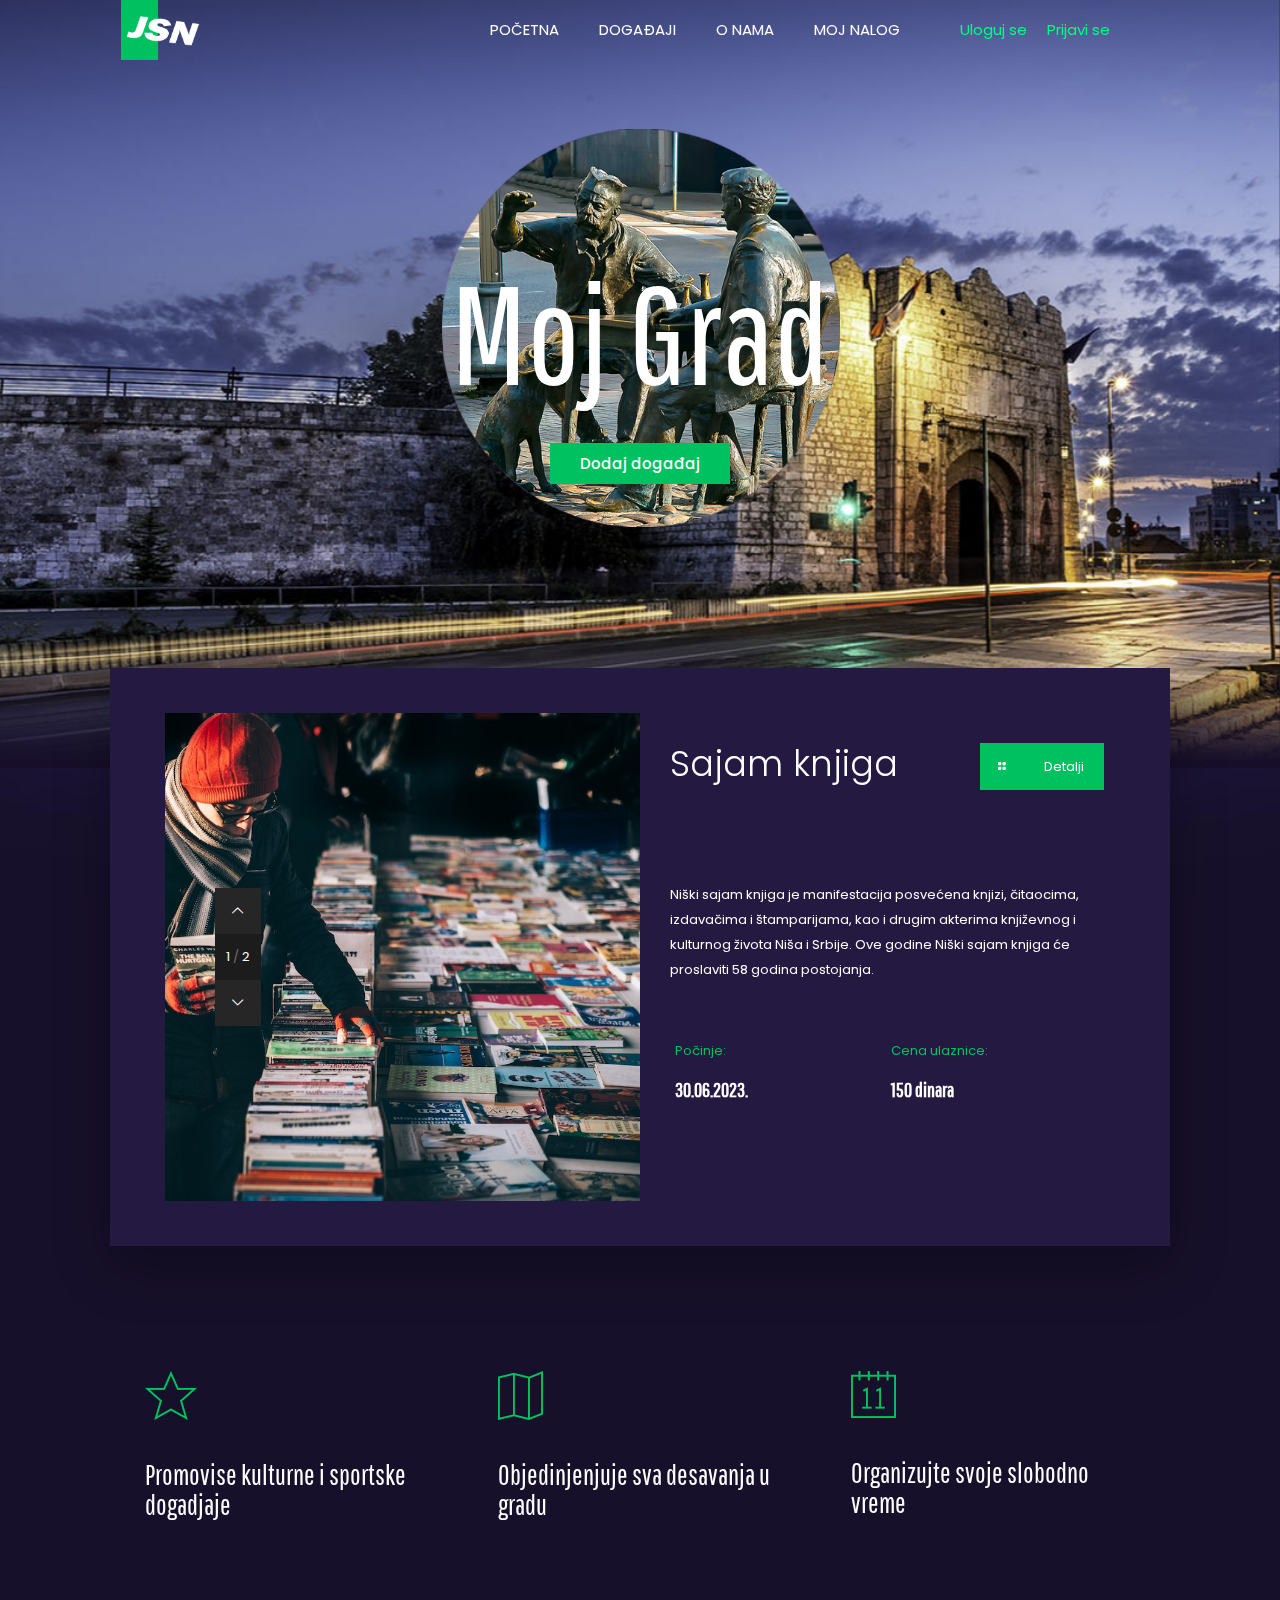
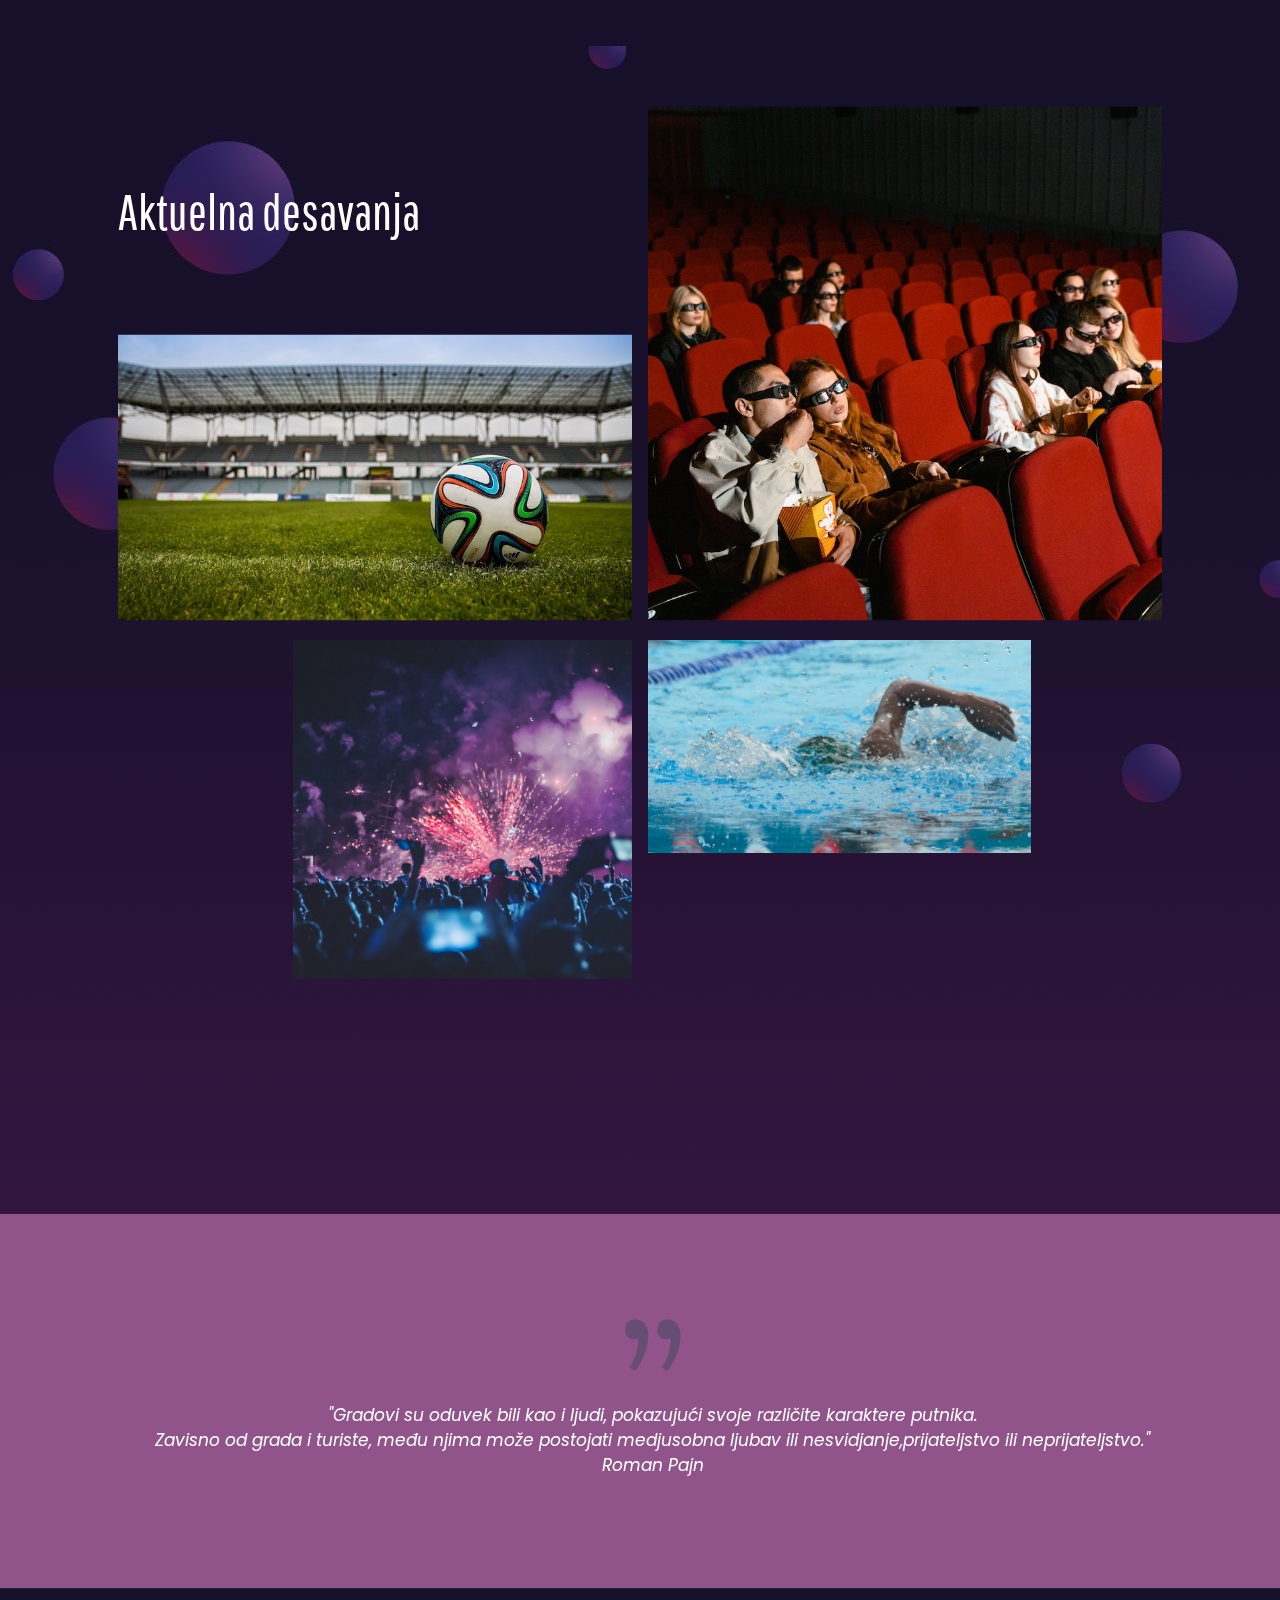
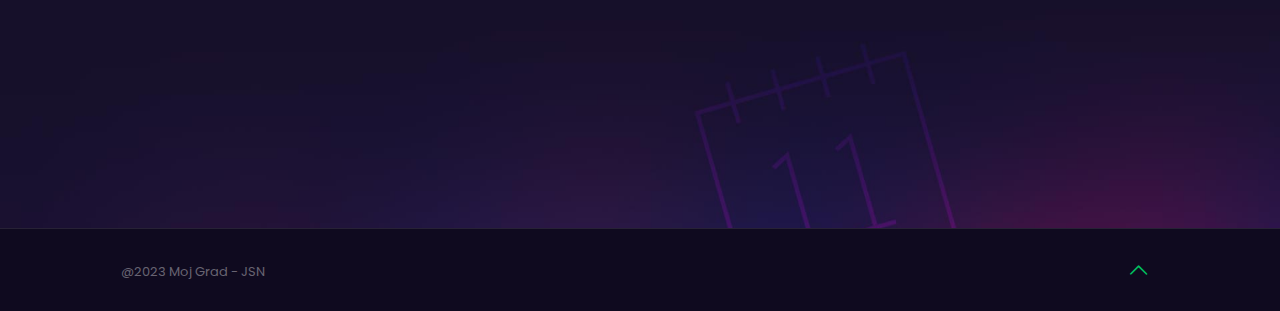
<file: Aplikacija/Klijent/index.html>
<!DOCTYPE html>
<!--[if lt IE 7]><html class="no-js lt-ie10 lt-ie9 lt-ie8 lt-ie7 "> <![endif]-->
<!--[if IE 7]><html class="no-js lt-ie10 lt-ie9 lt-ie8"> <![endif]-->
<!--[if IE 8]><html class="no-js lt-ie10 lt-ie9"> <![endif]-->
<!--[if IE 9]><html class="no-js lt-ie10"> <![endif]-->
<!--[if gt IE 8]><!-->
<html class="no-js">
<!--<![endif]-->

<head>

    <!-- Basic Page Needs -->
    <meta charset="utf-8">
    <title>Moj Grad</title>
    <meta name="description" content="">
    <meta name="author" content="">
    

    <!-- Mobile Specific Metas -->
    <meta name="viewport" content="width=device-width, initial-scale=1, maximum-scale=1">

    <!-- Icon -->
    <link rel="shortcut icon" href="images/jsn.ico">

    <!-- FONTS -->
    <link rel='stylesheet' href='http://fonts.googleapis.com/css?family=Roboto:100,300,400,400italic,700'>
    <link rel='stylesheet' href='http://fonts.googleapis.com/css?family=Patua+One:100,300,400,400italic,700'>
    <link rel='stylesheet' href='http://fonts.googleapis.com/css?family=Lato:400,400italic,700,700italic,900'>
    <link rel='stylesheet' href='http://fonts.googleapis.com/css?family=Poppins:100,300,400,400italic,500,600,700,700italic,800'>
    <link rel='stylesheet' href='http://fonts.googleapis.com/css?family=Pathway+Gothic+One:100,300,400,400italic,500,600,700,700italic,800'>

    <!-- CSS -->
    <link rel='stylesheet' href='css/global.css'>
    <link rel='stylesheet' href='css/structure.css'>
    <link rel='stylesheet' href='css/event2.css'>
    <link rel='stylesheet' href='css/custom.css'>

    <!-- Revolution Slider -->
    <link rel="stylesheet" href="plugins/rs-plugin/css/settings.css">

    <!--<script src="js/vratiNaDefault.js"></script>-->
    

</head>

<body class="color-custom style-simple button-flat layout-full-width if-zoom if-border-hide no-content-padding no-shadows header-transparent minimalist-header-no sticky-header sticky-tb-color ab-hide subheader-both-center menu-link-color menuo-right menuo-no-borders logo-no-margin mobile-tb-center mobile-mini-mr-ll tablet-sticky mobile-header-mini mobile-sticky tr-header tr-menu tr-content be-reg-20911">
    <div id="Wrapper">
        <div id="Header_wrapper">
            <header id="Header">
                <div class="header_placeholder"></div>
                <div id="Top_bar">
                    <div class="container">
                        <div class="column one">
                            <div class="top_bar_left clearfix">
                                <div class="logo">
                                    <a id="logo" href="about-contact.html" title="" data-height="60" data-padding="0"><img class="logo-main scale-with-grid" src="images/event2.png" data-retina="images/event2-retina.png" data-height="90" alt="event2"><img class="logo-sticky scale-with-grid" src="images/event2.png" data-retina="images/event2-retina.png" data-height="90" alt="event2"><img class="logo-mobile scale-with-grid" src="images/event2.png" data-retina="images/event2-retina.png" data-height="90" alt="event2"><img class="logo-mobile-sticky scale-with-grid" src="images/event2.png" data-retina="images/event2-retina.png" data-height="90" alt="event2"></a>
                                </div>
                                <div class="menu_wrapper">
                                    <nav id="menu">
                                        <ul id="menu-menu" class="menu menu-main">
                                            <li>
                                                <a href="index.html"><span>POČETNA</span></a>
                                            </li>
                                            <li>
                                                <a href="events.html"><span>DOGAĐAJI</span></a>
                                            </li>
                                            <li>
                                                <a href="about-contact.html"><span>O NAMA</span></a>
                                            </li>
                                            <li id="mojnalog">
                                                <a href="acc.html"><span>MOJ NALOG</span></a>
                                            </li>
                                            <li id="loginclass">
                                                <a href="login.html"><span class="loginclass"><span class="loginclass">Uloguj se</span></span></a>
                                            </li>
                                            <li id="registerclass">
                                                <a href="register.html"><span class="registerclass"><span class="registerclass">Prijavi se</span></span></a>
                                            </li>
                                        </ul>
                                    </nav>
                                    <a class="responsive-menu-toggle" href="#"><i class="icon-menu-fine"></i></a>
                                </div>
                            </div>
                        </div>
                    </div>
                </div>
                <div class="mfn-main-slider" id="mfn-rev-slider">
                    <div id="rev_slider_1_1_wrapper" class="rev_slider_wrapper fullwidthbanner-container" data-source="gallery" style="margin:0px auto;background:transparent;padding:0px;margin-top:0px;margin-bottom:0px">
                        <div id="rev_slider_1_1" class="rev_slider fullwidthabanner" style="display:none;" data-version="5.4.7.3">
                            <ul>
                                <li data-index="rs-1" data-transition="fade" data-slotamount="default" data-hideafterloop="0" data-hideslideonmobile="off" data-easein="default" data-easeout="default" data-masterspeed="300" data-rotate="0" data-saveperformance="off" data-title="Slide"
                                    data-param1="" data-param2="" data-param3="" data-param4="" data-param5="" data-param6="" data-param7="" data-param8="" data-param9="" data-param10="" data-description="">
                                    <img src="images/event2-home-sliderbg.jpg" title="event2-home-sliderbg" width="1920" height="1049" data-bgposition="center center" data-bgfit="cover" data-bgrepeat="no-repeat" data-bgparallax="14" class="rev-slidebg" data-no-retina>
                                    <div class="tp-caption   tp-resizeme" id="slide-1-layer-1" data-x="center" data-hoffset="" data-y="bottom" data-voffset="" data-width="['none','none','none','none']" data-height="['none','none','none','none']" data-type="image" data-responsive_offset="on"
                                        data-frames='[{"delay":650,"speed":1300,"frame":"0","from":"opacity:0;","to":"o:1;","ease":"Power2.easeOut"},{"delay":"wait","speed":300,"frame":"999","to":"opacity:0;","ease":"Power3.easeInOut"}]' data-textAlign="['inherit','inherit','inherit','inherit']"
                                        data-paddingtop="[0,0,0,0]" data-paddingright="[0,0,0,0]" data-paddingbottom="[0,0,0,0]" data-paddingleft="[0,0,0,0]" style="z-index: 5"><img src="images/event2-home-slider-gradient-bottom.png" data-ww="1920px" data-hh="101px" width="1920" height="101" data-no-retina>
                                    </div>
                                    <div class="tp-caption   tp-resizeme rs-parallaxlevel-7" id="slide-1-layer-9" data-x="422" data-y="129" data-width="['none','none','none','none']" data-height="['none','none','none','none']" data-type="image" data-responsive_offset="on" data-frames='[{"delay":650,"speed":1300,"frame":"0","from":"opacity:0;","to":"o:1;","ease":"Power3.easeOut"},{"delay":"wait","speed":300,"frame":"999","to":"opacity:0;","ease":"Power3.easeInOut"}]'
                                        data-textAlign="['inherit','inherit','inherit','inherit']" data-paddingtop="[0,0,0,0]" data-paddingright="[0,0,0,0]" data-paddingbottom="[0,0,0,0]" data-paddingleft="[0,0,0,0]" style="z-index: 6"><img src="images/event2-home-slider-bigdot.png" data-ww="398px" data-hh="398px" width="533" height="533" data-no-retina>
                                    </div>
                                    <div class="tp-caption   tp-resizeme" id="slide-1-layer-7" data-x="center" data-hoffset="" data-y="center" data-voffset="-52" data-width="['auto']" data-height="['auto']" data-type="text" data-responsive_offset="on" data-frames='[{"delay":650,"speed":1300,"frame":"0","from":"opacity:0;","to":"o:1;","ease":"Power3.easeOut"},{"delay":"wait","speed":300,"frame":"999","to":"opacity:0;","ease":"Power3.easeInOut"}]'
                                        data-textAlign="['inherit','inherit','inherit','inherit']" data-paddingtop="[0,0,0,0]" data-paddingright="[0,0,0,0]" data-paddingbottom="[0,0,0,0]" data-paddingleft="[0,0,0,0]" style="z-index: 11; white-space: nowrap; font-size: 140px; line-height: 100px; font-weight: 400; color: #ffffff; letter-spacing: 0px;font-family:Pathway Gothic One">
                                         Moj Grad
                                    </div>
                                    <!-- style="text-decoration: none; white-space: nowrap; font-size: 15px; line-height: 17px; font-weight: 500; color: rgba(255,255,255,1); letter-spacing: px;font-family:Poppins;background-color:rgb(0,193,95);border-color:rgba(0,0,0,1);outline:none;box-shadow:none;box-sizing:border-box;-moz-box-sizing:border-box;-webkit-box-sizing:border-box;cursor:pointer" -->
                                    <a href="add-event.html">
                                        <div class="tp-caption rev-btn btn-effect" id="dodajdogadjajbtn" data-x="center" data-y="center" data-voffset="79" data-width="['auto']" data-height="['auto']" 
                                        data-responsive_offset="on" data-responsive="off" data-textAlign="['inherit','inherit','inherit','inherit']" data-paddingtop="[12,12,12,12]" data-paddingright="[30,30,30,30]" data-paddingbottom="[12,12,12,12]" data-paddingleft="[30,30,30,30]" style="z-index: 12; white-space: nowrap; font-size: 15px; line-height: 17px; font-weight: 500; color: rgba(255,255,255,1); letter-spacing: px;font-family:Poppins;border-color:rgba(0,0,0,1);outline:none;box-shadow:none;box-sizing:border-box;-moz-box-sizing:border-box;-webkit-box-sizing:border-box;cursor:pointer">
                                        Dodaj događaj
                                    </div>
                                        </a>
                                    
                                    
                                </li>
                            </ul>
                        </div>

                    </div>
                </div>
            </header>
        </div>
        <div id="Content">
            <div class="content_wrapper clearfix">
                <div class="sections_group">
                    <div class="entry-content">
                        <div class="section mcb-section" style="padding-top:0px; padding-bottom:0px">
                            <div class="section_wrapper mcb-section-inner">
                                <div class="wrap mcb-wrap one event2-customshadow column-margin-0px valign-top move-up clearfix" style="padding:45px; background-color:#241941; margin-top:-100px">
                                    <div class="mcb-wrap-inner">
                                        <div class="column mcb-column one column_offer">
                                            <div class="offer">
                                                <ul class="offer_ul">
                                                    <li class="offer_li">
                                                        <div class="image_wrapper">
                                                            <img src="images/event2-stars-star2.jpg" class="scale-with-grid wp-post-image">
                                                        </div>
                                                        <div class="desc_wrapper align_left has-link">
                                                            <div class="title">
                                                                <h3>Sajam knjiga</h3><a href="event-details1.html" class="button button_js"><span class="button_icon"><i class="icon-layout"></i></span><span class="button_label">Detalji</span></a>
                                                            </div>
                                                            <div class="desc">
                                                                <p>
                                                                    <hr class="no_line" style="margin:0 auto 40px">
                                                                    <br> Niški sajam knjiga je manifestacija posvećena knjizi, čitaocima, izdavačima i štamparijama, kao i drugim akterima književnog i kulturnog života Niša i Srbije.
                                                                    Ove godine Niški sajam knjiga će proslaviti 58 godina postojanja.
                                                                    <br>
                                                                    <hr class="no_line" style="margin:0 auto 30px">
                                                                    <br>
                                                                    <div class="column one-second">
                                                                        <span class="themecolor">Počinje:</span>
                                                                </p>
                                                                <h6>30.06.2023.</h6>
                                                                <p>
                                                                    </div>
                                                                    <div class="column one-second">
                                                                        <span class="themecolor">Cena ulaznice:</span></p>
                                                                <h6>150 dinara</h6>
                                                                <p>
                                                                    </div>
                                                                </p>
                                                            </div>
                                                        </div>
                                                    </li>
                                                    <li class="offer_li">
                                                        <div class="image_wrapper">
                                                            <img src="images/event2-stars-star1.jpg" class="scale-with-grid wp-post-image">
                                                        </div>
                                                        <div class="desc_wrapper align_left has-link">
                                                            <div class="title">
                                                                <h3>Premijera filma</h3><a href="event-details2.html" class="button button_js"><span class="button_icon"><i class="icon-layout"></i></span><span class="button_label">Detalji</span></a>
                                                            </div>
                                                            <div class="desc">
                                                                <p>
                                                                    <hr class="no_line" style="margin:0 auto 40px">
                                                                    <br> Priča o poznim godinama neobičnog braka između umetnika Salvadora Dalija i njegove suruge Gale, u vreme kada njihova naizgled nepokolebljiva veza počinje da puca.
                                                                    Najnoviji biografski film prikazuje ludilo, komediju i tragediju nadrealističke legende koja je svoj identitet pretvorila u umetničko delo.
                                                                    <br>
                                                                    <hr class="no_line" style="margin:0 auto 30px">
                                                                    <br>
                                                                    <div class="column one-second">
                                                                        <span class="themecolor">Datum premijere:</span>
                                                                </p>
                                                                <h6>28.06.2023.</h6>
                                                                <p>
                                                                    </div>
                                                                    <div class="column one-second">
                                                                        <span class="themecolor">Žanr:</span></p>
                                                                <h6>Biografija</h6>
                                                                <p>
                                                                    </div>
                                                                </p>
                                                            </div>
                                                        </div>
                                                    </li>
                                                </ul>
                                                <div class="slider_pagination">
                                                    <span class="current">1</span> / <span class="count">2</span>
                                                </div>
                                            </div>
                                        </div>
                                    </div>
                                </div>
                            </div>
                        </div>
                        <div class="section mcb-section" style="padding-top:125px; padding-bottom:50px">
                            <div class="section_wrapper mcb-section-inner">
                                <div class="wrap mcb-wrap one-third valign-top clearfix" style="padding:0 3%">
                                    <div class="mcb-wrap-inner">
                                        <div class="column mcb-column one column_image">
                                            <div class="image_frame image_item scale-with-grid no_border hover-disable">
                                                <div class="image_wrapper">
                                                    <a href="events.html">
                                                        <div class="mask"></div>
                                                        <img class="scale-with-grid" src="images/event2-home-icon1.png">
                                                    </a>
                                                    <div class="image_links">
                                                        <a href="events.html" class="link"><i class="icon-link"></i></a>
                                                    </div>
                                                </div>
                                            </div>
                                        </div>
                                        <div class="column mcb-column one column_column">
                                            <div class="column_attr clearfix">
                                                <h5>Promovise kulturne i sportske dogadjaje</h5>
                                                <hr class="no_line" style="margin:0 auto 20px">
                                                <p>
                                                
                                                </p>
                                            </div>
                                        </div>
                                    </div>
                                </div>
                                <div class="wrap mcb-wrap one-third valign-top clearfix" style="padding:0 3%">
                                    <div class="mcb-wrap-inner">
                                        <div class="column mcb-column one column_image">
                                            <div class="image_frame image_item scale-with-grid no_border hover-disable">
                                                <div class="image_wrapper">
                                                    <a href="events.html">
                                                        <div class="mask"></div>
                                                        <img class="scale-with-grid" src="images/event2-home-icon2.png">
                                                    </a>
                                                    <div class="image_links">
                                                        <a href="events.html" class="link"><i class="icon-link"></i></a>
                                                    </div>
                                                </div>
                                            </div>
                                        </div>
                                        <div class="column mcb-column one column_column">
                                            <div class="column_attr clearfix">
                                                <h5>Objedinjenjuje sva desavanja u gradu</h5>
                                                <hr class="no_line" style="margin: 0 auto 20px">
                                                <p>
                                                   
                                                </p>
                                            </div>
                                        </div>
                                    </div>
                                </div>
                                <div class="wrap mcb-wrap one-third valign-top clearfix" style="padding:0 3%">
                                    <div class="mcb-wrap-inner">
                                        <div class="column mcb-column one column_image">
                                            <div class="image_frame image_item scale-with-grid no_border hover-disable">
                                                <div class="image_wrapper">
                                                    <a href="events.html">
                                                        <div class="mask"></div>
                                                        <img class="scale-with-grid" src="images/event2-home-icon3.png">
                                                    </a>
                                                    <div class="image_links">
                                                        <a href="events.html" class="link"><i class="icon-link"></i></a>
                                                    </div>
                                                </div>
                                            </div>
                                        </div>
                                        <div class="column mcb-column one column_column">
                                            <div class="column_attr clearfix">
                                                <h5>Organizujte svoje slobodno vreme</h5>
                                                <hr class="no_line" style="margin:0 auto 20px">
                                                <p>
                                                    
                                                </p>
                                            </div>
                                        </div>
                                    </div>
                                </div>
                            </div>
                        </div>
                        <div class="section mcb-section equal-height-wrap" style="padding-top:50px; padding-bottom:50px; background-image:url(images/event2-home-bubblebg.jpg); background-repeat:no-repeat; background-position:center bottom">
                            <div class="section_wrapper mcb-section-inner">
                                <div class="wrap mcb-wrap one-second  column-margin-0px valign-bottom clearfix" style="padding:10px 3px">
                                    <div class="mcb-wrap-inner">
                                        <div class="column mcb-column one column_column  column-margin-50px">
                                            <div class="column_attr clearfix">
                                                <h2>Aktuelna desavanja</h2>
                                                <hr class="no_line" style="margin:0 auto 30px">
                                            </div>
                                        </div>
                                        <div class="column mcb-column one column_image">
                                            <div class="image_frame image_item scale-with-grid no_border">
                                                <div class="image_wrapper">
                                                    <a href="events.html" >
                                                        <div class="mask"></div>
                                                        <img class="scale-with-grid" src="images/middle-pic1.jpg">
                                                    </a>
                                                </div>
                                            </div>
                                        </div>
                                    </div>
                                </div>
                                <div class="wrap mcb-wrap one-second  column-margin-0px valign-bottom bg-cover clearfix" style="padding:10px 3px">
                                    <div class="mcb-wrap-inner">
                                        <div class="column mcb-column one column_image">
                                            <div class="image_frame image_item scale-with-grid no_border">
                                                <div class="image_wrapper">
                                                    <a href="events.html" >
                                                        <div class="mask"></div>
                                                        <img class="scale-with-grid" src="images/middle-pic2.jpg">
                                                    </a>
                                                    
                                                </div>
                                            </div>
                                        </div>
                                    </div>
                                </div>

                                <div class="wrap mcb-wrap one-second valign-top clearfix" style="padding:10px 3px">
                                    <div class="mcb-wrap-inner">
                                        <div class="column mcb-column one-third column_placeholder">
                                            <div class="placeholder">
                                                &nbsp;
                                            </div>
                                        </div>
                                        <div class="column mcb-column two-third column_image">
                                            <div class="image_frame image_item scale-with-grid no_border">
                                                <div class="image_wrapper">
                                                    <a href="events.html" >
                                                        <div class="mask"></div>
                                                        <img class="scale-with-grid" src="images/middle-pic3.jpg">
                                                    </a>
                                                   
                                                </div>
                                            </div>
                                        </div>
                                    </div>
                                </div>
                                <div class="wrap mcb-wrap one-second valign-top clearfix" style="padding:10px 3px">
                                    <div class="mcb-wrap-inner">
                                        <div class="column mcb-column three-fourth column_image">
                                            <div class="image_frame image_item scale-with-grid no_border">
                                                <div class="image_wrapper">
                                                    <a href="events.html">
                                                        <div class="mask"></div>
                                                        <img class="scale-with-grid" src="images/middle-pic4.jpg">
                                                    </a>
                                                </div>
                                            </div>
                                        </div>
                                    </div>
                                </div>
                            </div>
                        </div>
                        <div class="section mcb-section bg-cover" style="padding-top:90px; padding-bottom:90px; background-image:url(images/event2-stars-bottom-section-bg.jpg); background-repeat:no-repeat; background-position:center">
                            <div >
                                
                                <blockquote style="text-align: center;">
                                    <img src="images/quotes1.png">    <br />     
                                    <br />   "Gradovi su oduvek bili kao i ljudi, pokazujući svoje različite karaktere putnika.
                                             <br /> Zavisno od grada i turiste, među njima može postojati medjusobna ljubav ili nesvidjanje,prijateljstvo ili neprijateljstvo."
                                       <br /> Roman Pajn
                                </blockquote>
                            </div>
                        
                        </div>
                        <div class="section mcb-section bg-cover" style="padding-top:130px; padding-bottom:110px; background-image:url(images/event2-home-11-bg.jpg); background-repeat:no-repeat; background-position:right top">
                            <!--<div class="section_wrapper mcb-section-inner">
                                <div class="wrap mcb-wrap one  column-margin-0px valign-top clearfix">
                                    <div class="mcb-wrap-inner">
                                        <div class="column mcb-column five-sixth column_column  column-margin-50px">
                                            <div class="column_attr clearfix">
                                                <h2>Svi dogadjaji
                                                    <br> na jednom mestu</h2>
                                            </div>
                                        </div>
                                        <div class="column mcb-column one-sixth column_column  column-margin-40px">
                                            <div class="column_attr clearfix align_right mobile_align_left">
                                                <div class="image_frame image_item no_link scale-with-grid no_border">
                                                    <div class="image_wrapper">
                                                        <img class="scale-with-grid" src="images/newcalendaticn.png">
                                                    </div>
                                                </div>
                                            </div>
                                        </div>
                                    </div>
                                </div>
                                <div class="wrap mcb-wrap one valign-top clearfix">
                                    <div class="mcb-wrap-inner">
                                        <div class="column mcb-column one column_blog_slider ">
                                            <div class="blog_slider clearfix flat hide-arrows" data-count="5">
                                                <div class="blog_slider_header"></div>
                                                <ul class="blog_slider_ul">
                                                    <li class="post-77 post type-post status-publish format-standard has-post-thumbnail hentry category-uncategorized">
                                                        <div class="item_wrapper">
                                                            <div class="image_frame scale-with-grid">
                                                                <div class="image_wrapper">
                                                                    <a href="events.html">
                                                                	<img src="images/bottom-pic1.jpg" class="scale-with-grid wp-post-image">
                                                                 </a>
                                                                </div>
                                                            </div>
                                                            <div class="date_label">
                                                                May 10, 2018
                                                            </div>
                                                            <div class="desc">
                                                                <h4><a href="events.html">King Cave, Belgium 22.02.2019</a></h4>
                                                                <hr class="hr_color">
                                                            </div>
                                                        </div>
                                                    </li>
                                                    <li class="post type-post has-post-thumbnail hentry">
                                                        <div class="item_wrapper">
                                                            <div class="image_frame scale-with-grid">
                                                                <div class="image_wrapper">
                                                                    <a href="events.html">
                                                                	<img src="images/bottom-pic2.jpg" class="scale-with-grid wp-post-image"  />
                                                                </a>
                                                                </div>
                                                            </div>
                                                            <div class="date_label">
                                                                May 10, 2018
                                                            </div>
                                                            <div class="desc">
                                                                <h4><a href="events.html">Bamboo Palace, China 12.01.2019</a></h4>
                                                                <hr class="hr_color">
                                                            </div>
                                                        </div>
                                                    </li>
                                                    <li class="post type-post has-post-thumbnail hentry">
                                                        <div class="item_wrapper">
                                                            <div class="image_frame scale-with-grid">
                                                                <div class="image_wrapper">
                                                                    <a href="events.html">
                                                                	<img src="images/bottom-pic3.jpg" class="scale-with-grid wp-post-image">
                                                                 </a>
                                                                </div>
                                                            </div>
                                                            <div class="date_label">
                                                                May 10, 2018
                                                            </div>
                                                            <div class="desc">
                                                                <h4><a href="events.html">Smoke Valley, USA 12.10.2018</a></h4>
                                                                <hr class="hr_color">
                                                            </div>
                                                        </div>
                                                    </li>
                                                    <li class="post type-post has-post-thumbnail hentry">
                                                        <div class="item_wrapper">
                                                            <div class="image_frame scale-with-grid">
                                                                <div class="image_wrapper">
                                                                    <a href="events.html">
                                                                	<img src="images/bottom-pic4.jpg" class="scale-with-grid wp-post-image">
                                                                 </a>
                                                                </div>
                                                            </div>
                                                            <div class="date_label">
                                                                May 10, 2018
                                                            </div>
                                                            <div class="desc">
                                                                <h4><a href="events.html">Burry Hill, UK 12.09.2018</a></h4>
                                                                <hr class="hr_color">
                                                            </div>
                                                        </div>
                                                    </li>
                                                    <li class="post type-post has-post-thumbnail hentry">
                                                        <div class="item_wrapper">
                                                            <div class="image_frame scale-with-grid">
                                                                <div class="image_wrapper">
                                                                    <a href="events.html">
                                                                	<img src="images/bottom-pic5.jpg" class="scale-with-grid wp-post-image">
                                                                 </a>
                                                                </div>
                                                            </div>
                                                            <div class="date_label">
                                                                May 10, 2018
                                                            </div>
                                                            <div class="desc">
                                                                <h4><a href="events.html">Malburry Hall, England 12.09.2018</a></h4>
                                                                <hr class="hr_color">
                                                            </div>
                                                        </div>
                                                    </li>
                                                </ul>
                                                <div class="slider_pager slider_pagination"></div>
                                            </div>
                                        </div>
                                    </div>
                                </div>
                            </div>-->
                        </div>

                    </div>
                </div>
            </div>
        </div>
        <footer id="Footer" class="clearfix">
            <!-- <div class="widgets_wrapper" style="padding:70px 0">
                <div class="container">
                    <div class="column one-fourth">
                        <aside class="widget_text widget widget_custom_html">
                            <h4>Newsletter</h4>
                            <div class="textwidget custom-html-widget">
                                <hr class="no_line" style="margin:0 auto 20px">
                                <div role="form" class="wpcf7 form" id="wpcf7-f70-o1" lang="en-US" dir="ltr">
                                    <form id="newsletterform" class="newsletter_form">
                                        <input placeholder="Email" type="email" id="email_news" name="email_news" size="40" aria-required="true" aria-invalid="false" />
                                        <input type="button" value="SEND" id="submit" onClick="">
                                    </form>

                                </div>
                            </div>
                        </aside>
                    </div>
                    <div class="column one-fourth">
                        <aside class="widget_text widget widget_custom_html">
                            <h4>Useful links</h4>
                            <div class="textwidget custom-html-widget">
                                <hr class="no_line" style="margin:0 auto 20px">
                                <ul>
                                    <a href="#">
                                        <li>
                                            <i class="themecolor icon-right-open-mini"></i> Lorem ipsum
                                        </li>
                                    </a>
                                    <a href="#">
                                        <li>
                                            <i class="themecolor icon-right-open-mini"></i> Consectetur adipisicing
                                        </li>
                                    </a>
                                    <a href="#">
                                        <li>
                                            <i class="themecolor icon-right-open-mini"></i> Elitsed do eiusmund
                                        </li>
                                    </a>
                                    <a href="#">
                                        <li>
                                            <i class="themecolor icon-right-open-mini"></i> Tempor incididunt
                                        </li>
                                    </a>
                                    <a href="#">
                                        <li>
                                            <i class="themecolor icon-right-open-mini"></i> Altabore
                                        </li>
                                    </a>
                                </ul>
                            </div>
                        </aside>
                    </div>
                    <div class="column one-fourth">
                        <aside class="widget_text widget widget_custom_html">
                            <h4>More links</h4>
                            <div class="textwidget custom-html-widget">
                                <hr class="no_line" style="margin:0 auto 20px">
                                <ul>
                                    <a href="#">
                                        <li>
                                            <i class="themecolor icon-right-open-mini"></i> Lorem ipsum
                                        </li>
                                    </a>
                                    <a href="#">
                                        <li>
                                            <i class="themecolor icon-right-open-mini"></i> Consectetur adipisicing
                                        </li>
                                    </a>
                                    <a href="#">
                                        <li>
                                            <i class="themecolor icon-right-open-mini"></i> Elitsed do eiusmund
                                        </li>
                                    </a>
                                    <a href="#">
                                        <li>
                                            <i class="themecolor icon-right-open-mini"></i> Tempor incididunt
                                        </li>
                                    </a>
                                    <a href="#">
                                        <li>
                                            <i class="themecolor icon-right-open-mini"></i> Altabore
                                        </li>
                                    </a>
                                </ul>
                            </div>
                        </aside>
                    </div>
                    <div class="column one-fourth">
                        <aside class="widget_text widget widget_custom_html">
                            <h4>Our mission</h4>
                            <div class="textwidget custom-html-widget">
                                <hr class="no_line" style="margin:0 auto 20px">
                                <p>
                                    Lorem ipsum dolor sit amet, consectetur adipisicing elit, sed do eiusmod tempor incididunt ut labore et dolore magna aliqua. Ut enim ad minim veniam, quis nostrud exercitation ullamco
                                </p>
                                <hr class="no_line" style="margin:0 auto 20px">
                                <a class="themecolor" href="about-contact.html">Read more</a>
                            </div>
                        </aside>
                    </div>
                </div>
            </div> -->
            <div class="footer_copy">
                <div class="container">
                    <div class="column one">
                        <a id="back_to_top" class="button button_js" href="#"><i class="icon-up-open-big"></i></a>
                        <div class="copyright">
                             @2023 Moj Grad - JSN 
                        </div>
                        
                    </div>
                </div>
            </div>
        </footer>
    </div>


    <!-- JS -->
    <script src="js/jquery-2.1.4.min.js"></script>

    <script src="js/mfn.menu.js"></script>
    <script src="js/jquery.plugins.js"></script>
    <script src="js/jquery.jplayer.min.js"></script>
    <script src="js/animations/animations.js"></script>
    <script src="js/translate3d.js"></script>
    <script src="js/scripts.js"></script>
    <!--<script src="js/vratiNaDefault.js"></script>
    <script src="js/prikazinaindex.js"></script>-->


    <script src="plugins/rs-plugin/js/jquery.themepunch.tools.min.js"></script>
    <script src="plugins/rs-plugin/js/jquery.themepunch.revolution.min.js"></script>

    <script src="plugins/rs-plugin/js/extensions/revolution.extension.video.min.js"></script>
    <script src="plugins/rs-plugin/js/extensions/revolution.extension.slideanims.min.js"></script>
    <script src="plugins/rs-plugin/js/extensions/revolution.extension.actions.min.js"></script>
    <script src="plugins/rs-plugin/js/extensions/revolution.extension.layeranimation.min.js"></script>
    <script src="plugins/rs-plugin/js/extensions/revolution.extension.kenburn.min.js"></script>
    <script src="plugins/rs-plugin/js/extensions/revolution.extension.navigation.min.js"></script>
    <script src="plugins/rs-plugin/js/extensions/revolution.extension.migration.min.js"></script>
    <script src="plugins/rs-plugin/js/extensions/revolution.extension.parallax.min.js"></script>

    <script src="js/email.js"></script>
    

    <script>
        var revapi1, tpj;
			( function() {
					if (!/loaded|interactive|complete/.test(document.readyState))
						document.addEventListener("DOMContentLoaded", onLoad);
					else
						onLoad();
					function onLoad() {
						if (tpj === undefined) {
							tpj = jQuery;
							if ("off" == "on")
								tpj.noConflict();
						}
						if (tpj("#rev_slider_1_1").revolution == undefined) {
							revslider_showDoubleJqueryError("#rev_slider_1_1");
						} else {
							revapi1 = tpj("#rev_slider_1_1").show().revolution({
								sliderType : "standard",
								sliderLayout : "auto",
								dottedOverlay : "none",
								delay : 9000,
								navigation : {
									onHoverStop : "off",
								},
								visibilityLevels : [1240, 1024, 778, 480],
								gridwidth : 1240,
								gridheight : 768,
								lazyType : "none",
								parallax : {
									type : "scroll",
									origo : "enterpoint",
									speed : 400,
									speedbg : 0,
									speedls : 0,
									levels : [5, 10, 15, 20, 25, 30, 35, 40, 45, 46, 47, 48, 49, 50, 51, 55],
								},
								shadow : 0,
								spinner : "spinner2",
								stopLoop : "off",
								stopAfterLoops : -1,
								stopAtSlide : -1,
								shuffle : "off",
								autoHeight : "off",
								disableProgressBar : "on",
								hideThumbsOnMobile : "off",
								hideSliderAtLimit : 0,
								hideCaptionAtLimit : 0,
								hideAllCaptionAtLilmit : 0,
								debugMode : false,
								fallbacks : {
									simplifyAll : "off",
									nextSlideOnWindowFocus : "off",
									disableFocusListener : false,
								}
							});
						};
					};
				}());
    </script>




</body>

    <script src="js/prikazinaindex.js"></script>
</html>
</file>
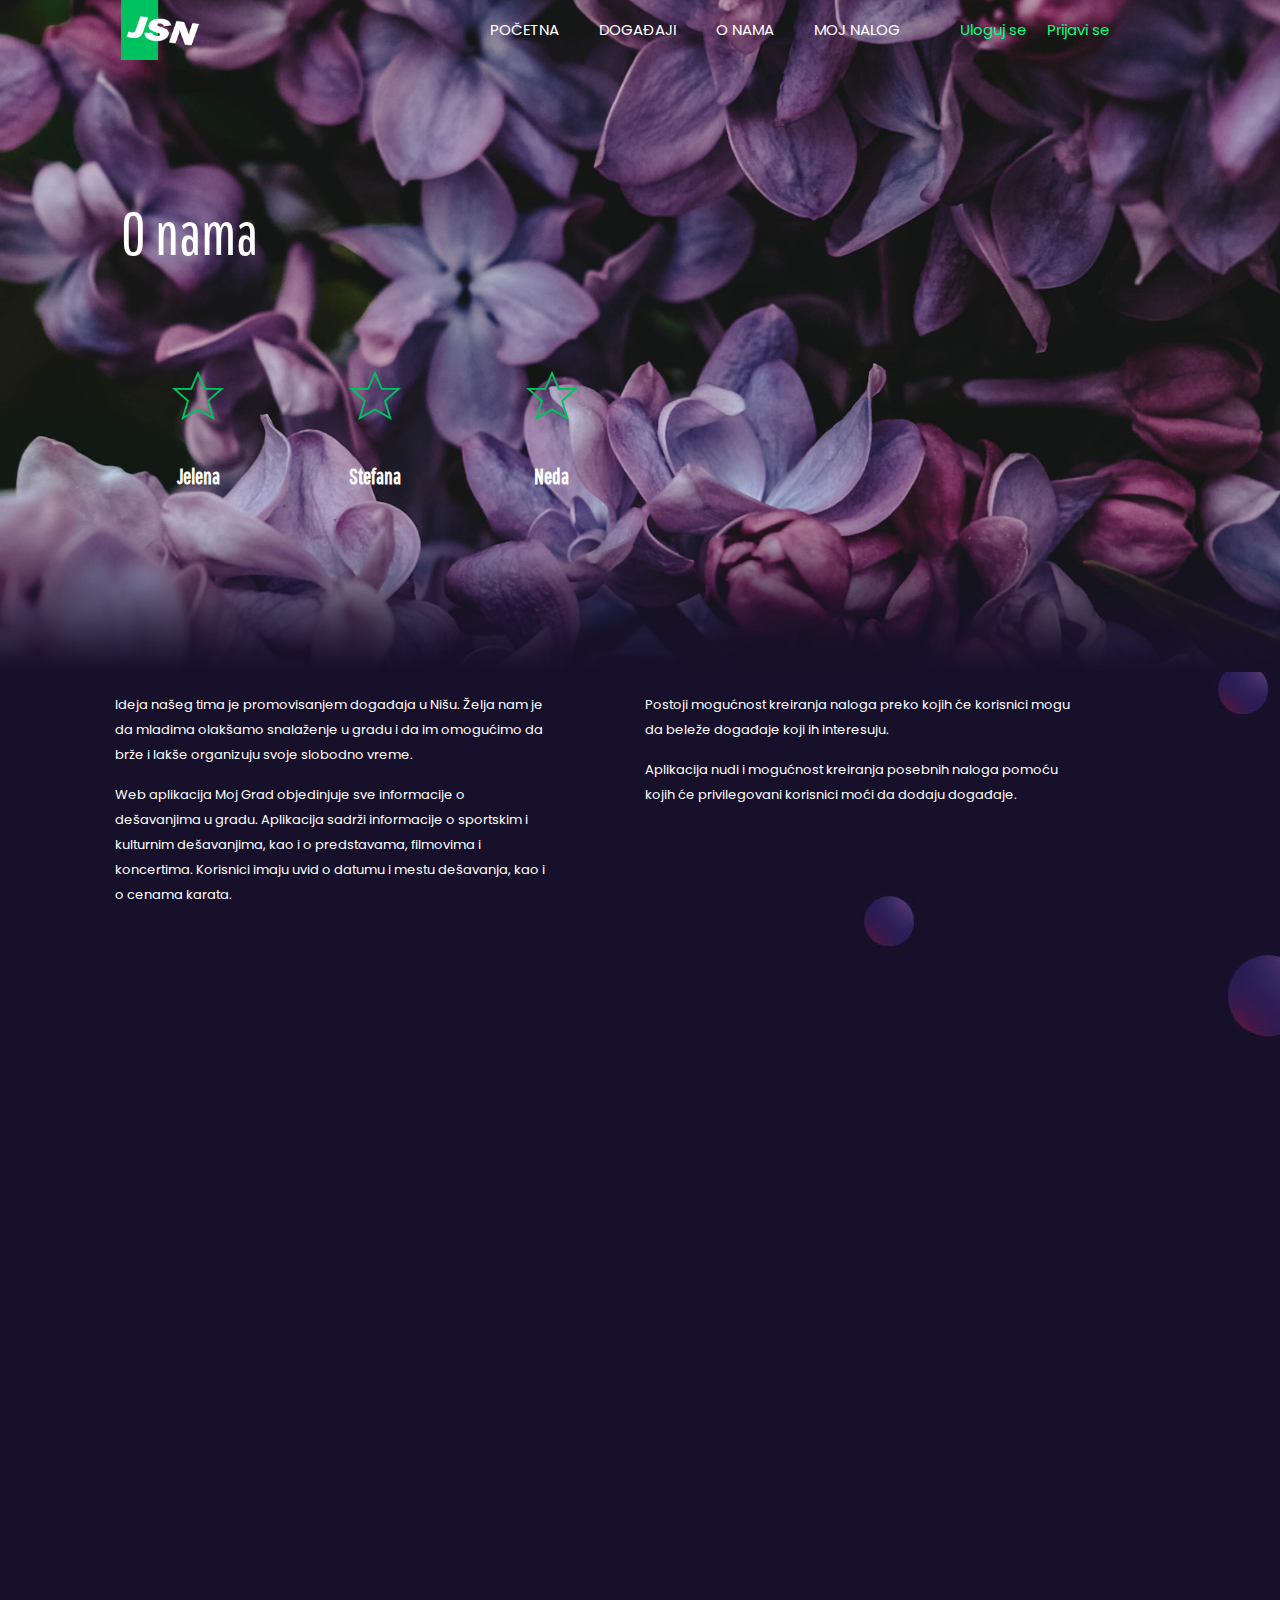
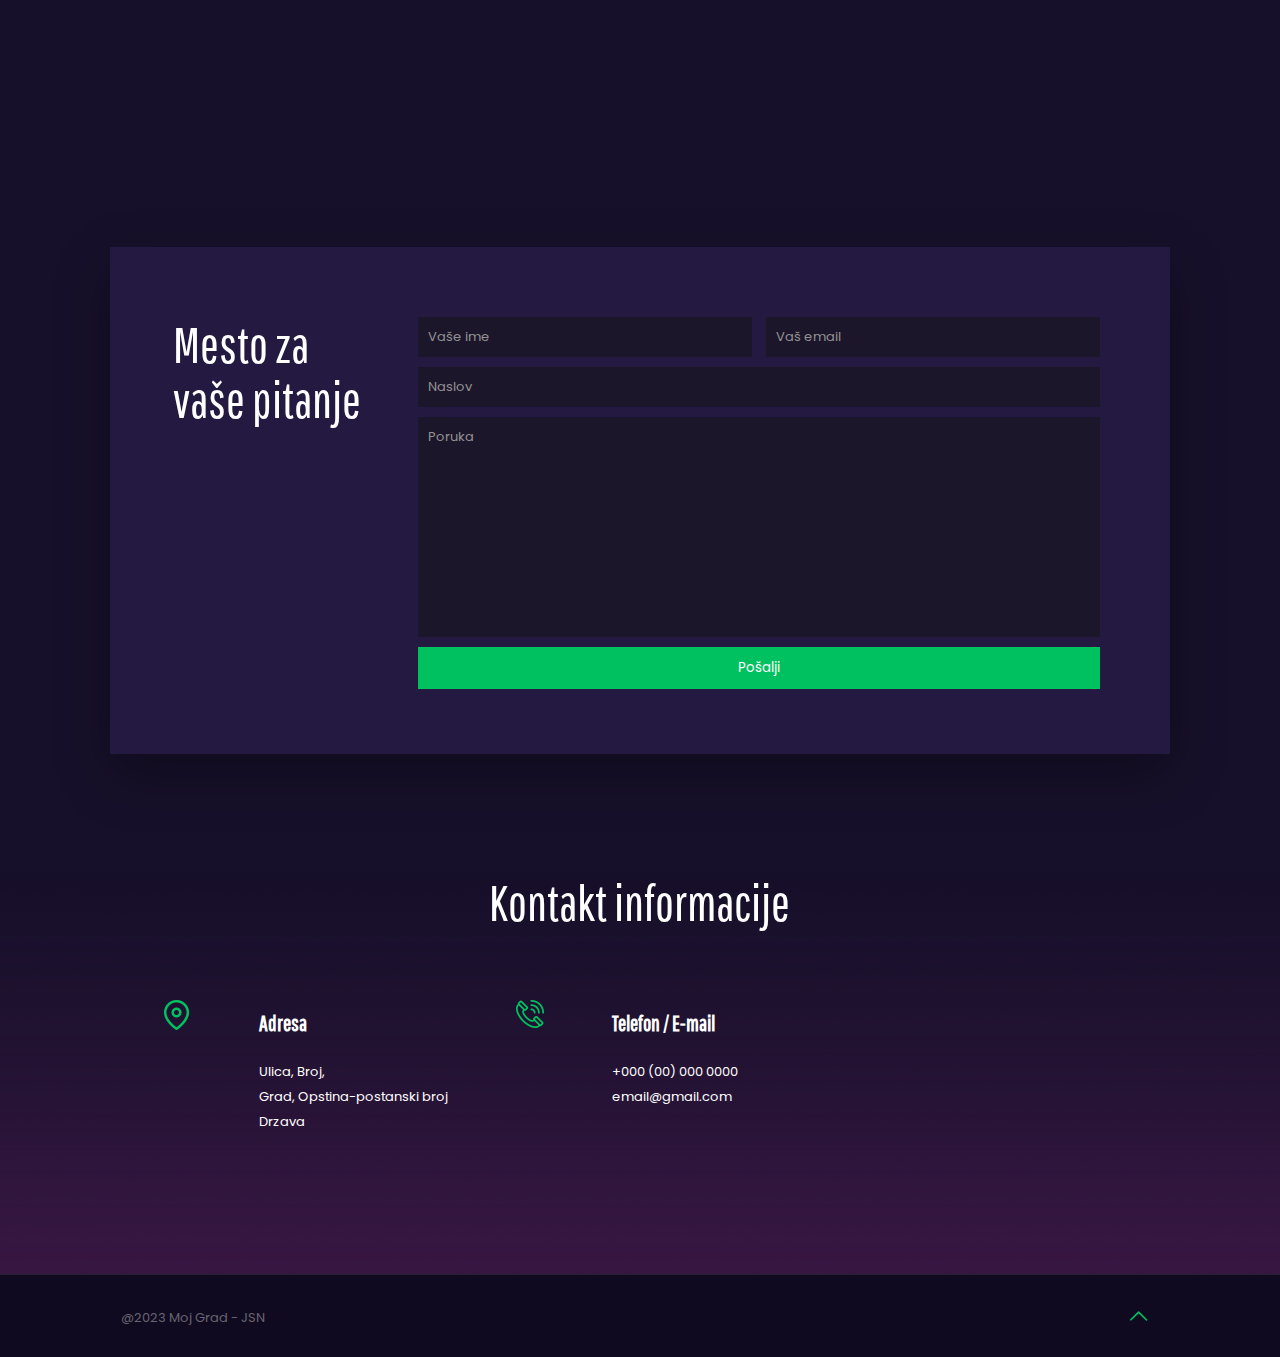
<file: Aplikacija/Klijent/about-contact.html>
<!DOCTYPE html>
<!--[if lt IE 7]><html class="no-js lt-ie10 lt-ie9 lt-ie8 lt-ie7 "> <![endif]-->
<!--[if IE 7]><html class="no-js lt-ie10 lt-ie9 lt-ie8"> <![endif]-->
<!--[if IE 8]><html class="no-js lt-ie10 lt-ie9"> <![endif]-->
<!--[if IE 9]><html class="no-js lt-ie10"> <![endif]-->
<!--[if gt IE 8]><!-->
<html class="no-js">
<!--<![endif]-->

<head>

    <!-- Basic Page Needs -->
    <meta charset="utf-8">
    <title>Moj Grad</title>
    <meta name="description" content="">
    <meta name="author" content="">

    <!-- Mobile Specific Metas -->
    <meta name="viewport" content="width=device-width, initial-scale=1, maximum-scale=1">

    <!-- Icon -->
    <link rel="shortcut icon" href="images/jsn.ico">

    <!-- FONTS -->
    <link rel='stylesheet' href='http://fonts.googleapis.com/css?family=Roboto:100,300,400,400italic,700'>
    <link rel='stylesheet' href='http://fonts.googleapis.com/css?family=Patua+One:100,300,400,400italic,700'>
    <link rel='stylesheet' href='http://fonts.googleapis.com/css?family=Lato:400,400italic,700,700italic,900'>
    <link rel='stylesheet' href='http://fonts.googleapis.com/css?family=Poppins:100,300,400,400italic,500,600,700,700italic,800'>
    <link rel='stylesheet' href='http://fonts.googleapis.com/css?family=Pathway+Gothic+One:100,300,400,400italic,500,600,700,700italic,800'>

    <!-- CSS -->
    <link rel='stylesheet' href='css/global.css'>
    <link rel='stylesheet' href='css/structure.css'>
    <link rel='stylesheet' href='css/event2.css'>
    <link rel='stylesheet' href='css/custom.css'>

</head>

<body class="color-custom style-simple button-flat layout-full-width if-zoom if-border-hide no-content-padding no-shadows header-transparent minimalist-header-no sticky-header sticky-tb-color ab-hide subheader-both-center menu-link-color menuo-right menuo-no-borders logo-no-margin mobile-tb-center mobile-mini-mr-ll tablet-sticky mobile-header-mini mobile-sticky tr-header tr-menu tr-content be-reg-20911">
    <div id="Wrapper">
        <div id="Header_wrapper">
            <header id="Header">
                <div class="header_placeholder"></div>
                <div id="Top_bar">
                    <div class="container">
                        <div class="column one">
                            <div class="top_bar_left clearfix">
                                <div class="logo">
                                    <a id="logo" href="index.html" title="" data-height="60" data-padding="0"><img class="logo-main scale-with-grid" src="images/event2.png" data-retina="images/event2-retina.png" data-height="90" alt="event2"><img class="logo-sticky scale-with-grid" src="images/event2.png" data-retina="images/event2-retina.png" data-height="90" alt="event2"><img class="logo-mobile scale-with-grid" src="images/event2.png" data-retina="images/event2-retina.png" data-height="90" alt="event2"><img class="logo-mobile-sticky scale-with-grid" src="images/event2.png" data-retina="images/event2-retina.png" data-height="90" alt="event2"></a>
                                </div>
                                <div class="menu_wrapper">
                                    <nav id="menu">
                                        <ul id="menu-menu" class="menu menu-main">
                                            <li>
                                                <a href="index.html"><span>POČETNA</span></a>
                                            </li>
                                            <li>
                                                <a href="events.html"><span>DOGAĐAJI</span></a>
                                            </li>
                                            <li>
                                                <a href="about-contact.html"><span>O NAMA</span></a>
                                            </li>
                                            <li id="mojnalog">
                                                <a href="acc.html"><span>MOJ NALOG</span></a>
                                            </li>
                                            <li id="loginclass">
                                                <a href="login.html"><span><span>Uloguj se</span></span></a>
                                            </li>
                                            <li id="registerclass">
                                                <a href="register.html"><span><span>Prijavi se</span></span></a>
                                            </li>
                                        </ul>
                                    </nav>
                                    <a class="responsive-menu-toggle" href="#"><i class="icon-menu-fine"></i></a>
                                </div>
                            </div>
                        </div>
                    </div>
                </div>
            </header>
        </div>
        <div id="Content">
            <div class="content_wrapper clearfix">
                <div class="sections_group">
                    <div class="entry-content">
                        <div class="section mcb-section bg-cover" style="padding-top:200px; padding-bottom:125px; background-image:url(images/about-contact-pic.jpg); background-repeat:no-repeat; background-position:right top;  background-size: 100% 100%;">
                            <div class="section_wrapper mcb-section-inner">
                                <div class="wrap mcb-wrap one valign-top clearfix">
                                    <div class="mcb-wrap-inner">
                                        <div class="column mcb-column two-third column_column">
                                            <div class="column_attr clearfix">
                                                <h2 style="font-size:60px; line-height:65px">O nama</h2>
                                                <hr class="no_line" style="margin: 0 auto 50px">
                                            </div>
                                        </div>
                                    </div>
                                </div>
                                <div class="wrap mcb-wrap one-sixth  valign-top clearfix">
                                    <div class="mcb-wrap-inner">
                                        <div class="column mcb-column one column_image">
                                            <div class="image_frame image_item no_link scale-with-grid aligncenter no_border hover-disable">
                                                <div class="image_wrapper">
                                                    <img class="scale-with-grid" src="images/event2-home-icon1.png">
                                                </div>
                                            </div>
                                        </div>
                                        <div class="column mcb-column one column_column">
                                            <div class="column_attr clearfix align_center">
                                                <h4>Jelena</h4>
                                            </div>
                                        </div>
                                    </div>
                                </div>
                                <div class="wrap mcb-wrap one-sixth  valign-top clearfix">
                                    <div class="mcb-wrap-inner">
                                        <div class="column mcb-column one column_image">
                                            <div class="image_frame image_item no_link scale-with-grid aligncenter no_border hover-disable">
                                                <div class="image_wrapper">
                                                    <img class="scale-with-grid" src="images/event2-home-icon1.png">
                                                </div>
                                            </div>
                                        </div>
                                        <div class="column mcb-column one column_column">
                                            <div class="column_attr clearfix align_center">
                                                <h4>Stefana</h4>
                                            </div>
                                        </div>
                                    </div>
                                </div>
                                <div class="wrap mcb-wrap one-sixth  valign-top clearfix">
                                    <div class="mcb-wrap-inner">
                                        <div class="column mcb-column one column_image">
                                            <div class="image_frame image_item no_link scale-with-grid aligncenter no_border hover-disable">
                                                <div class="image_wrapper">
                                                    <img class="scale-with-grid" src="images/event2-home-icon1.png">
                                                </div>
                                            </div>
                                        </div>
                                        <div class="column mcb-column one column_column">
                                            <div class="column_attr clearfix align_center">
                                                <h4>Neda</h4>
                                            </div>
                                        </div>
                                    </div>
                                </div>
                            </div>
                        </div>
                        <div class="section mcb-section" style="padding-top:20px; padding-bottom:75px; background-image:url(images/event2-contact-dotsbg.jpg); background-repeat:no-repeat; background-position:center bottom">
                            <div class="section_wrapper mcb-section-inner">
                                <div class="wrap mcb-wrap one-second valign-top clearfix">
                                    <div class="mcb-wrap-inner">
                                        <div class="column mcb-column five-sixth column_column">
                                            <div class="column_attr clearfix">
                                                <p>
                                                    Ideja našeg tima je promovisanjem događaja u Nišu. Želja nam je da mladima olakšamo snalaženje u gradu i da im omogućimo da brže i lakše organizuju svoje slobodno vreme.
                                                </p>
                                                <p>
                                                    Web aplikacija Moj Grad objedinjuje sve informacije o dešavanjima u gradu. Aplikacija sadrži informacije o sportskim i kulturnim dešavanjima, kao i o predstavama, filmovima i koncertima.  Korisnici imaju uvid o datumu i mestu dešavanja, kao i o cenama karata.
                                                </p>
                                            </div>
                                        </div>
                                    </div>
                                </div>
                                <div class="wrap mcb-wrap one-second valign-top clearfix">
                                    <div class="mcb-wrap-inner">
                                        <div class="column mcb-column five-sixth column_column">
                                            <div class="column_attr clearfix">
                                                <p>
                                                    Postoji mogućnost kreiranja naloga preko kojih će korisnici mogu da beleže događaje koji ih interesuju.
                                                </p>
                                                <p>
                                                    Aplikacija nudi i mogućnost kreiranja posebnih naloga pomoću kojih će privilegovani korisnici moći da dodaju događaje.
                                                </p>
                                            </div>
                                        </div>
                                    </div>
                                </div>
                            </div>
                        </div>
                        <div class="section mcb-section full-width" style="padding-top:0px; padding-bottom:110px">
                            <div class="section_wrapper mcb-section-inner">
                                <div class="wrap mcb-wrap one valign-top clearfix">
                                    <div class="mcb-wrap-inner">
                                        <div class="column mcb-column one column_map">

                                            <div class="google-map-wrapper no_border"> 
                                                    <iframe class="google-map" style="width:84%; height:800px; display: block;margin-left: auto;margin-right: auto;" src="https://www.google.com/maps/embed?pb=!1m18!1m12!1m3!1d92892.91706947424!2d21.810957719745133!3d43.31627617746522!2m3!1f0!2f0!3f0!3m2!1i1024!2i768!4f13.1!3m3!1m2!1s0x4755b0c240c81f65%3A0x56319fe3122ac3cd!2z0J3QuNGI!5e0!3m2!1ssr!2srs!4v1685401160499!5m2!1ssr!2srs" width="600" height="450" style="border:0;" allowfullscreen="" loading="lazy" referrerpolicy="no-referrer-when-downgrade">
                                                    &nbsp;
                                                </iframe>
                                            </div>
                                        </div>
                                    </div>
                                </div>
                            </div>
                        </div>
                        <div class="section mcb-section" style="padding-top:0px; padding-bottom:75px; background-image:url(images/event2-singleevent-bottombg.png); background-repeat:no-repeat; background-position:center bottom">
                            <div class="section_wrapper mcb-section-inner">
                                <div class="wrap mcb-wrap one event2-customshadow valign-top move-up clearfix" style="padding:70px 5% 50px; background-color:#241941; margin-top:-100px">
                                    <div class="mcb-wrap-inner">
                                        <div class="column mcb-column one-fourth column_column">
                                            <div class="column_attr clearfix">
                                                <h2>Mesto za
                                                    <br>vaše pitanje</h2>
                                            </div>
                                        </div>
                                        <div class="column mcb-column three-fourth column_column  column-margin-0px">
                                            <div class="column_attr clearfix">
                                                <div id="contactWrapper">
                                                    <form id="contactform">
                                                        <!-- One Second (1/2) Column -->
                                                        <div class="column one-second">
                                                            <input placeholder="Vaše ime" type="text" name="name" id="name" size="40" aria-required="true" aria-invalid="false" />
                                                        </div>
                                                        <!-- One Second (1/2) Column -->
                                                        <div class="column one-second">
                                                            <input placeholder="Vaš email" type="email" name="email" id="email" size="40" aria-required="true" aria-invalid="false" />
                                                        </div>
                                                        <div class="column one">
                                                            <input placeholder="Naslov" type="text" name="subject" id="subject" size="40" aria-invalid="false" />
                                                        </div>
                                                        <div class="column one">
                                                            <textarea placeholder="Poruka" name="body" id="body" style="width:100%;" rows="10" aria-invalid="false"></textarea>
                                                        </div>
                                                        <div class="column one">
                                                            <input class="btn-effect" type="button" value="Pošalji" id="submit" onClick="">
                                                        </div>
                                                    </form>
                                                </div>
                                            </div>
                                        </div>
                                    </div>
                                </div>
                                <div class="wrap mcb-wrap one valign-top clearfix">
                                    <div class="mcb-wrap-inner">
                                        <div class="column mcb-column one column_column">
                                            <div class="column_attr clearfix align_center">
                                                <hr class="no_line" style="margin: 0 auto 120px">
                                                <h2>Kontakt informacije</h2>
                                            </div>
                                        </div>
                                    </div>
                                </div>
                                <div class="wrap mcb-wrap one-third valign-top clearfix">
                                    <div class="mcb-wrap-inner">
                                        <div class="column mcb-column one column_icon_box ">
                                            <div class="icon_box icon_position_left no_border">
                                                <div class="image_wrapper">
                                                    <img src="images/event2-contact-mapmarker-icon.png" class="scale-with-grid">
                                                </div>
                                                <div class="desc_wrapper">
                                                    <h4 class="title">Adresa</h4>
                                                    <div class="desc">
                                                        <p>
                                                            Ulica, Broj,
                                                            <br> Grad, Opstina-postanski broj
                                                            <br> Drzava
                                                        </p>
                                                    </div>
                                                </div>
                                            </div>
                                        </div>
                                    </div>
                                </div>
                                <div class="wrap mcb-wrap one-third valign-top clearfix">
                                    <div class="mcb-wrap-inner">
                                        <div class="column mcb-column one column_icon_box ">
                                            <div class="icon_box icon_position_left no_border">
                                                <div class="image_wrapper">
                                                    <img src="images/event2-contact-phone-icon.png" class="scale-with-grid">
                                                </div>
                                                <div class="desc_wrapper">
                                                    <h4 class="title">Telefon / E-mail</h4>
                                                    <div class="desc">
                                                        <p>
                                                            +000 (00) 000 0000
                                                            <br> email@gmail.com
                                                        </p>
                                                    </div>
                                                </div>
                                            </div>
                                        </div>
                                    </div>
                                </div>
                                
                            </div>
                        </div>

                    </div>
                </div>
            </div>
        </div>
        <footer id="Footer" class="clearfix">
            
            <div class="footer_copy">
                <div class="container">
                    <div class="column one">
                        <a id="back_to_top" class="button button_js" href="#"><i class="icon-up-open-big"></i></a>
                        <div class="copyright">
                            @2023 Moj Grad - JSN 
                        </div>
                    </div>
                </div>
            </div>
        </footer>
    </div>


    <!-- JS -->
    <script src="js/jquery-2.1.4.min.js"></script>

    <script src="js/mfn.menu.js"></script>
    <script src="js/jquery.plugins.js"></script>
    <script src="js/jquery.jplayer.min.js"></script>
    <script src="js/animations/animations.js"></script>
    <script src="js/translate3d.js"></script>
    <script src="js/scripts.js"></script>
    <script src="js/prikazinaeventdetails.js"></script>

    <script src="http://maps.google.com/maps/api/js?sensor=false&ver=5.9"></script>
    <script src="js/email.js"></script>

    <script>
        function google_maps_5af9b6962bc94() {
			var latlng = new google.maps.LatLng(-33.87, 151.21);
			var draggable = true;
			var myOptions = {
				zoom : 13,
				center : latlng,
				mapTypeId : google.maps.MapTypeId.ROADMAP,
				styles : [{
					featureType : "all",
					elementType : "labels",
					stylers : [{
						visibility : "on"
					}]
				}, {
					featureType : "administrative",
					elementType : "all",
					stylers : [{
						visibility : "off"
					}]
				}, {
					featureType : "landscape",
					elementType : "all",
					stylers : [{
						color : "#1b1928"
					}, {
						visibility : "simplified"
					}]
				}, {
					featureType : "poi",
					elementType : "all",
					stylers : [{
						visibility : "off"
					}]
				}, {
					featureType : "road",
					elementType : "all",
					stylers : [{
						visibility : "on"
					}]
				}, {
					featureType : "road",
					elementType : "geometry",
					stylers : [{
						color : "#1b1928"
					}, {
						lightness : "30"
					}, {
						saturation : "-10"
					}]
				}, {
					featureType : "road",
					elementType : "labels.text",
					stylers : [{
						visibility : "on"
					}]
				}, {
					featureType : "road",
					elementType : "labels.text.fill",
					stylers : [{
						color : "#1b1928"
					}, {
						lightness : "80"
					}]
				}, {
					featureType : "road",
					elementType : "labels.text.stroke",
					stylers : [{
						color : "#1b1928"
					}, {
						lightness : "0"
					}]
				}, {
					featureType : "road",
					elementType : "labels.icon",
					stylers : [{
						visibility : "off"
					}]
				}, {
					featureType : "transit",
					elementType : "all",
					stylers : [{
						visibility : "simplified"
					}, {
						color : "#1b1928"
					}, {
						lightness : "50"
					}]
				}, {
					featureType : "transit.station",
					elementType : "all",
					stylers : [{
						visibility : "off"
					}]
				}, {
					featureType : "water",
					elementType : "all",
					stylers : [{
						color : "#1b1928"
					}, {
						lightness : "-20"
					}]
				}],
				draggable : draggable,
				zoomControl : true,
				mapTypeControl : false,
				streetViewControl : false,
				scrollwheel : false
			};
			var map = new google.maps.Map(document.getElementById("google-map-area-5af9b6962bc94"), myOptions);
			var marker = new google.maps.Marker({
				position : latlng,
				icon : "images/event2-contact-mapmarker.png",
				map : map
			});
		}
		jQuery(document).ready(function($) {
			google_maps_5af9b6962bc94();
		});
    </script>


</body>

</html>
</file>
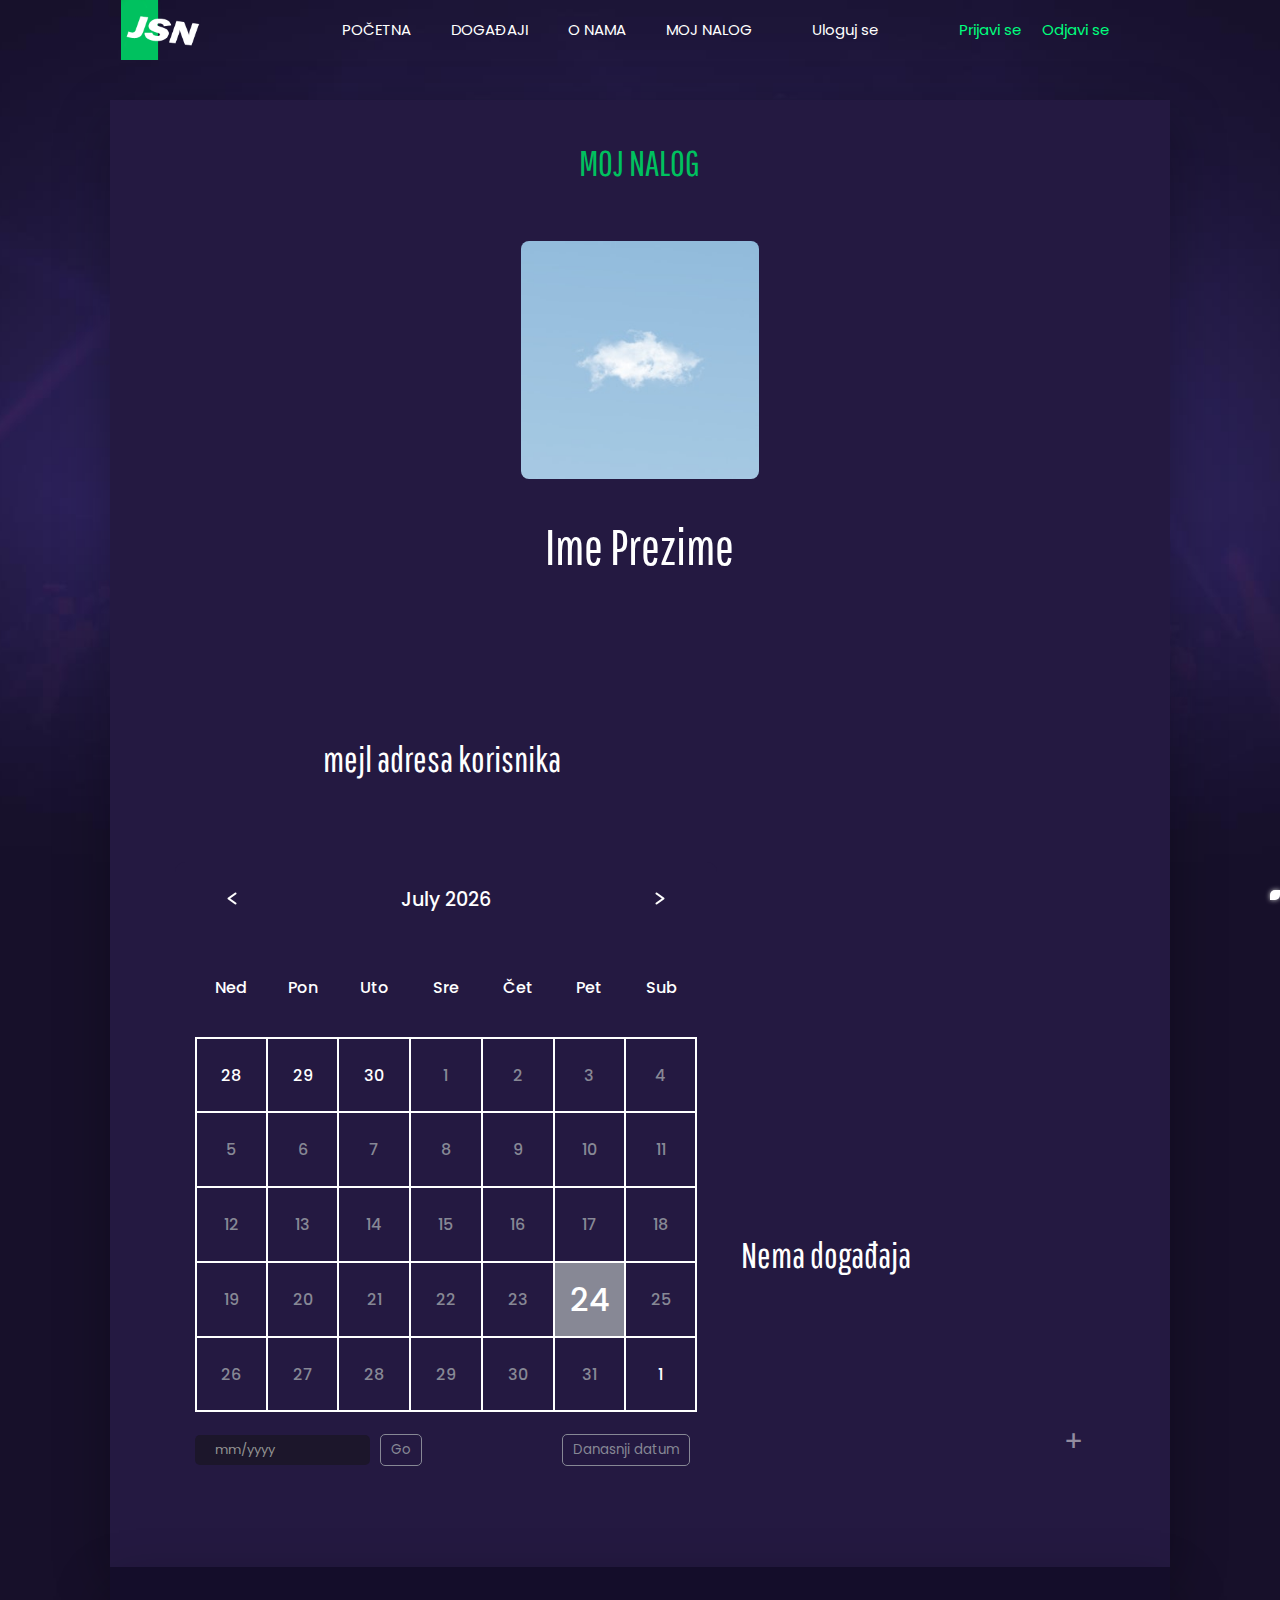
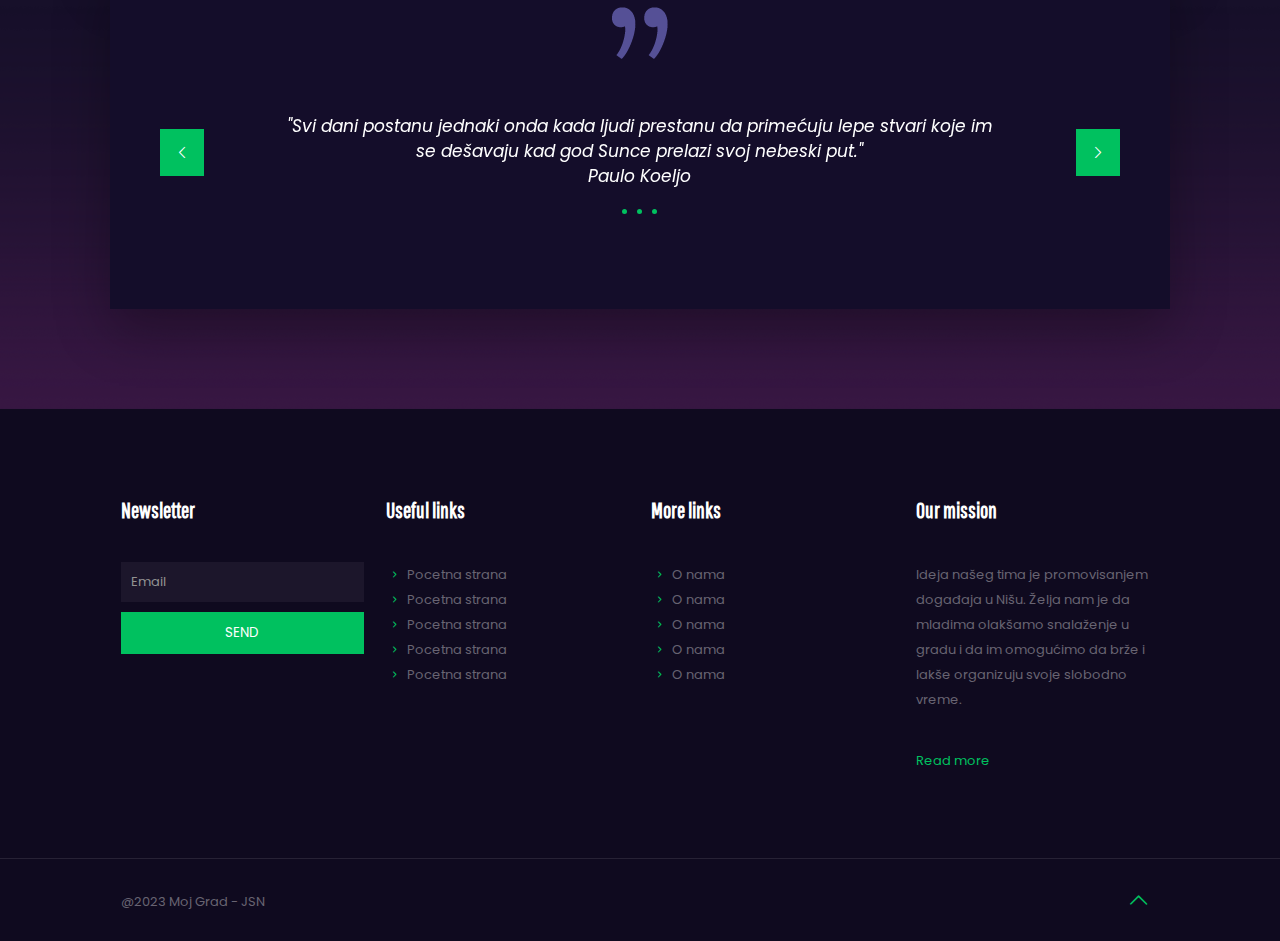
<file: Aplikacija/Klijent/acc.html>
<!DOCTYPE html>
<!--[if lt IE 7]><html class="no-js lt-ie10 lt-ie9 lt-ie8 lt-ie7 "> <![endif]-->
<!--[if IE 7]><html class="no-js lt-ie10 lt-ie9 lt-ie8"> <![endif]-->
<!--[if IE 8]><html class="no-js lt-ie10 lt-ie9"> <![endif]-->
<!--[if IE 9]><html class="no-js lt-ie10"> <![endif]-->
<!--[if gt IE 8]><!-->
<html class="no-js">
<!--<![endif]-->

<head>

    <!-- Basic Page Needs -->
    <meta charset="utf-8">
    <title>Moj Grad</title>
    <meta name="description" content="">
    <meta name="author" content="">

    <!-- Mobile Specific Metas -->
    <meta name="viewport" content="width=device-width, initial-scale=1, maximum-scale=1">

    <!-- Icon -->
    <link rel="shortcut icon" href="images/jsn.ico">

    <!-- FONTS -->
    <link rel='stylesheet' href='http://fonts.googleapis.com/css?family=Roboto:100,300,400,400italic,700'>
    <link rel='stylesheet' href='http://fonts.googleapis.com/css?family=Patua+One:100,300,400,400italic,700'>
    <link rel='stylesheet' href='http://fonts.googleapis.com/css?family=Lato:400,400italic,700,700italic,900'>
    <link rel='stylesheet' href='http://fonts.googleapis.com/css?family=Poppins:100,300,400,400italic,500,600,700,700italic,800'>
    <link rel='stylesheet' href='http://fonts.googleapis.com/css?family=Pathway+Gothic+One:100,300,400,400italic,500,600,700,700italic,800'>

    <!-- CSS -->
    <link rel='stylesheet' href='css/global.css'>
    <link rel='stylesheet' href='css/structure.css'>
    <link rel='stylesheet' href='css/event2.css'>
    <link rel='stylesheet' href='css/custom.css'>
    
    <link rel='stylesheet' href='css/calendar.css'>
    

     <!-- <link
    rel="stylesheet"
    href="https://cdnjs.cloudflare.com/ajax/libs/font-awesome/6.2.0/css/all.min.css"
    integrity="sha512-xh6O/CkQoPOWDdYTDqeRdPCVd1SpvCA9XXcUnZS2FmJNp1coAFzvtCN9BmamE+4aHK8yyUHUSCcJHgXloTyT2A=="
    crossorigin="anonymous"
    referrerpolicy="no-referrer"
  />  -->

</head>

<body class="color-custom style-simple button-flat layout-full-width if-zoom if-border-hide no-content-padding no-shadows header-transparent minimalist-header-no sticky-header sticky-tb-color ab-hide subheader-both-center menu-link-color menuo-right menuo-no-borders logo-no-margin mobile-tb-center mobile-mini-mr-ll tablet-sticky mobile-header-mini mobile-sticky tr-header tr-menu tr-content be-reg-20911">
    <div id="Wrapper">
        <div id="Header_wrapper">
            <header id="Header">
                <div class="header_placeholder"></div>
                <div id="Top_bar">
                    <div class="container">
                        <div class="column one">
                            <div class="top_bar_left clearfix">
                                <div class="logo">
                                    <!--href="index.html"  ovo je islo u a element ispod-->
                                    <a id="logo"  title="" data-height="60" data-padding="0"><img class="logo-main scale-with-grid" src="images/event2.png" data-retina="images/event2-retina.png" data-height="90" alt="event2"><img class="logo-sticky scale-with-grid" src="images/event2.png" data-retina="images/event2-retina.png" data-height="90" alt="event2"><img class="logo-mobile scale-with-grid" src="images/event2.png" data-retina="images/event2-retina.png" data-height="90" alt="event2"><img class="logo-mobile-sticky scale-with-grid" src="images/event2.png" data-retina="images/event2-retina.png" data-height="90" alt="event2"></a>
                                </div>
                                <div class="menu_wrapper">
                                    <nav id="menu">
                                        <ul id="menu-menu" class="menu menu-main">
                                            <li>
                                                <a href="index.html"><span>POČETNA</span></a>
                                            </li>
                                            <li>
                                                <a href="events.html"><span>DOGAĐAJI</span></a>
                                            </li>
                                            <li>
                                                <a href="about-contact.html"><span>O NAMA</span></a>
                                            </li>
                                            <li id="mojnalog">
                                                <a href="acc.html"><span>MOJ NALOG</span></a>
                                            </li>
                                            <li id="loginclass">
                                                <a href="login.html"><span><span>Uloguj se</span></span></a>
                                            </li>
                                            <li id="registerclass">
                                                <a href="register.html"><span><span>Prijavi se</span></span></a>
                                            </li>
                                            <li id="logoutclass">
                                                <a href="index.html"><span><span  onclick="vratiNaDefault()">Odjavi se</span></span></a>
                                            </li>
                                        </ul>
                                    </nav>
                                    <a class="responsive-menu-toggle" href="#"><i class="icon-menu-fine"></i></a>
                                </div>
                            </div>
                        </div>
                    </div>
                </div>
            </header>
        </div>
        <div id="Content">
            <div class="content_wrapper clearfix">
                <div class="sections_group">
                    <div class="entry-content">
                        <div class="section mcb-section" style="padding-top:100px; padding-bottom:0px">
                            <div class="section_wrapper mcb-section-inner"></div>
                        </div>
                        <div class="section mcb-section" style="padding-top:0px; padding-bottom:100px; background-image:url(images/event2-singleevent-bottombg.png); background-repeat:no-repeat; background-position:center bottom">
                            <div class="section_wrapper mcb-section-inner">
                                <div class="wrap mcb-wrap one event2-customshadow valign-top clearfix" style="padding:40px; background-color:#241941">
                                    <div class="mcb-wrap-inner">
                                        <div class="column mcb-column one column_column">
                                            <div class="column_attr clearfix align_center">
                                                <h3 class="themecolor">MOJ NALOG</h3>
                                            </div>
                                        </div>
                                        <div class="column mcb-column one column_slider">
                                            <div class="content_slider flat">
                                                <ul class="content_slider_ul">
                                                    
                                                    <li>
                                                            	<img src="images/acc.jpg" class="scale-with-grid wp-post-image"
                                                                style="border-radius: 8px;display: block;margin-left: auto;margin-right: auto; width: 35%;">   
                                                    </li>
                                                </ul>
                                                
                                            </div>
                                        </div>
                                        <div class="column mcb-column one column_column  column-margin-50px">
                                            <div class="column_attr clearfix align_center">
                                                <h2 id = "imeprezime" class="imeprezime" style="margin-bottom:5px">Ime Prezime</h2>  
                                            </div>
                                        </div>
                                        <div class="column mcb-column one-sixth column_placeholder">
                                            <div class="placeholder">
                                                &nbsp;
                                            </div>
                                        </div>
                                        <div class="column mcb-column one-third column_column">
                                            <!--<div class="column_attr clearfix align_left mobile_align_left">
                                                <span class="themecolor">Latest album</span>
                                                <br>
                                                <h6>Golden Circle</h6>
                                            </div>-->
                                        </div>
                                        <div class="column mcb-column one-third column_column">
                                            <!--<div class="column_attr clearfix">
                                                <span class="themecolor">Genre</span>
                                                <br>
                                                <h6>Heavy Metal</h6>
                                            </div>-->
                                        </div>
                                        <div class="column mcb-column one column_divider">
                                            <hr class="no_line">
                                        </div>
                                        <div class="column mcb-column one-sixth column_placeholder">
                                            <div class="placeholder">
                                                &nbsp;
                                            </div>
                                        </div>
                                        <div class="column mcb-column two-third column_column">
                                            <div class="column_attr clearfix">
                                                <hr class="no_line" style="margin:0 auto 40px">
                                                <h3 id="emailkor">mejl adresa korisnika</h3>
                                                <p id="podacikor">
                                                    <!--sodales. Aliquam fringilla aliquam ex sit amet elementum. Proin bibendum sollicitudin feugiat. Curabitur ut egestas justo, vitae molestie ante. Integer magna purus, commodo in diam nec, pretium auctor sapien. In pulvinar, ipsum eu dignissim facilisis,
                                                    massa justo varius purus, non dictum elit nibh ut massa. Nam massa erat, aliquet a rutrum eu, sagittis ac nibh.-->
                                                </p>
                                                <p id="organizovani">
                                                    <!--Pellentesque velit dolor, suscipit in ligula a, suscipit rhoncus dui. Aliquam ac dui vel dui vulputate consectetur. Mauris accumsan, massa non consectetur condimentum, diam arcu tristique nibh, nec egestas diam elit at nulla.-->
                                                </p>
                                            </div>
                                        </div>
                                    </div>
                                

                                <div class="container-cal">
                                    <div class="left">
                                      <div class="calendar">
                                        <div class="month">
                                          <!-- <i class="prev">&lt</i> -->
                                          <i class="prev"> <img style="width:15px;height:15px;" src="images/less-than.png"> </i>
                                          <div class="date">december 2015</div>
                                          <!-- <i class="next">&#62</i> -->
                                          <i class="next"> <img style="width:15px;height:15px;" src="images/greater-than.png"> </i>
                                        </div>
                                        <div class="weekdays">
                                          <div>Ned</div>
                                          <div>Pon</div>
                                          <div>Uto</div>
                                          <div>Sre</div>
                                          <div>Čet</div>
                                          <div>Pet</div>
                                          <div>Sub</div>
                                        </div>
                                        <div class="days"></div>
                                        <div class="goto-today">
                                          <div class="goto">
                                            <input type="text" placeholder="mm/yyyy" class="date-input" />
                                            <button class="goto-btn" id="goto-btn">Go</button>
                                          </div>
                                          <button class="today-btn">Danasnji datum</button>
                                        </div>
                                      </div>
                                    </div>
                                    <div class="right">
                                      <div class="today-date">
                                        <div class="event-day">wed</div>
                                        <div class="event-date">12th december 2022</div>
                                      </div>
                                      <div class="events"></div>
                                      <div class="add-event-wrapper">
                                        <div class="add-event-header">
                                          <div class="title">Dodaj događaj u svoj kalendar</div>
                                          <i class="fas fa-times close"></i>
                                        </div>
                                        <div class="add-event-body">
                                          <div class="add-event-input">
                                            <input type="text" placeholder="Naziv" class="event-name" />
                                          </div>
                                          <div class="add-event-input">
                                            <input
                                              type="text"
                                              placeholder="Počinje"
                                              class="event-time-from"
                                            />
                                          </div>
                                          <div class="add-event-input">
                                            <input
                                              type="text"
                                              placeholder="Završava se"
                                              class="event-time-to"
                                            />
                                          </div>
                                        </div>
                                        <div class="add-event-footer" >
                                          <button class="add-event-btn">Potvrdi</button>
                                        </div>
                                      </div>
                                    </div>
                                    <button class="add-event">
                                      <!-- <i class="fas fa-plus"></i> -->
                                      +
                                    </button>
                                  </div>

                                </div>


                                <div class="wrap mcb-wrap one event2-customshadow valign-top clearfix" style="padding:40px; background-color:#140d2a">
                                    <div class="mcb-wrap-inner">
                                        <div class="column mcb-column one column_image">
                                            <div class="image_frame image_item no_link scale-with-grid aligncenter no_border">
                                                <div class="image_wrapper">
                                                    <img class="scale-with-grid" src="images/quotes2.png">
                                                </div>
                                            </div>
                                        </div>
                                        <div class="column mcb-column one column_testimonials ">
                                            <div class="testimonials_slider  hide-photos">
                                                <ul class="testimonials_slider_ul">
                                                    <li>
                                                        <div class="single-photo-img">
                                                            <img class="scale-with-grid" src="images/testimonials-placeholder.png">
                                                        </div>
                                                        <div class="bq_wrapper">
                                                            <blockquote>
                                                                "Svi dani postanu jednaki onda kada ljudi prestanu da primećuju lepe stvari koje im se dešavaju kad god Sunce prelazi svoj nebeski put."
                                                                   <br /> Paulo Koeljo
                                                            </blockquote>
                                                        </div>
                                                        <div class="hr_dots">
                                                            <span></span><span></span><span></span>
                                                        </div>
                                                        <div class="author">
                                                            <h5></h5><span class="company"></span>
                                                        </div>
                                                    </li>
                                                    <li>
                                                        <div class="single-photo-img">
                                                            <img class="scale-with-grid" src="images/testimonials-placeholder.png">
                                                        </div>
                                                        <div class="bq_wrapper">
                                                            <blockquote>
                                                                "Najlepše što možemo doživeti je ono što je tajanstveno. To je temeljni osećaj koji stoji u zametku svake umetnosti i nauke..."                                                          
                                                                 <br /> Albert Ajnstajn
                                                            </blockquote>
                                                        </div>
                                                        <div class="hr_dots">
                                                            <span></span><span></span><span></span>
                                                        </div>
                                                        <div class="author">
                                                            <h5></h5><span class="company"></span>
                                                        </div>
                                                    </li>
                                                </ul>
                                            </div>
                                        </div>
                                    </div>
                                </div>
                            </div>
                        </div>

                    </div>
                </div>
            </div>
        </div>
        <footer id="Footer" class="clearfix">
            <div class="widgets_wrapper" style="padding:70px 0">
                <div class="container">
                    <div class="column one-fourth">
                        <aside class="widget_text widget widget_custom_html">
                            <h4>Newsletter</h4>
                            <div class="textwidget custom-html-widget">
                                <hr class="no_line" style="margin:0 auto 20px">
                                <div role="form" class="wpcf7" id="wpcf7-f70-o1" lang="en-US" dir="ltr">
                                    <div class="screen-reader-response"></div>
                                    <form id="newsletterform" class="newsletter_form">
                                        <input placeholder="Email" type="email" id="email_news" name="email_news" size="40" aria-required="true" aria-invalid="false" />
                                        <input type="button" value="SEND" id="submit" onClick="">
                                    </form>
                                </div>
                            </div>
                        </aside>
                    </div>
                    <div class="column one-fourth">
                        <aside class="widget_text widget widget_custom_html">
                            <h4>Useful links</h4>
                            <div class="textwidget custom-html-widget">
                                <hr class="no_line" style="margin:0 auto 20px">
                                <ul>
                                    <a href="index.html">
                                        <li>
                                            <i class="themecolor icon-right-open-mini"></i> Pocetna strana
                                        </li>
                                    </a>
                                    <a href="index.html">
                                        <li>
                                            <i class="themecolor icon-right-open-mini"></i> Pocetna strana
                                        </li>
                                    </a>
                                    <a href="index.html">
                                        <li>
                                            <i class="themecolor icon-right-open-mini"></i> Pocetna strana
                                        </li>
                                    </a>
                                    <a href="index.html">
                                        <li>
                                            <i class="themecolor icon-right-open-mini"></i> Pocetna strana
                                        </li>
                                    </a>
                                    <a href="index.html">
                                        <li>
                                            <i class="themecolor icon-right-open-mini"></i> Pocetna strana
                                        </li>
                                    </a>
                                </ul>
                            </div>
                        </aside>
                    </div>
                    <div class="column one-fourth">
                        <aside class="widget_text widget widget_custom_html">
                            <h4>More links</h4>
                            <div class="textwidget custom-html-widget">
                                <hr class="no_line" style="margin:0 auto 20px">
                                <ul>
                                    <a href="about-contact.html">
                                        <li>
                                            <i class="themecolor icon-right-open-mini"></i> O nama
                                        </li>
                                    </a>
                                    <a href="about-contact.html">
                                        <li>
                                            <i class="themecolor icon-right-open-mini"></i> O nama 
                                        </li>
                                    </a>
                                    <a href="about-contact.html">
                                        <li>
                                            <i class="themecolor icon-right-open-mini"></i> O nama
                                        </li>
                                    </a>
                                    <a href="about-contact.html">
                                        <li>
                                            <i class="themecolor icon-right-open-mini"></i> O nama
                                        </li>
                                    </a>
                                    <a href="about-contact.html">
                                        <li>
                                            <i class="themecolor icon-right-open-mini"></i> O nama
                                        </li>
                                    </a>
                                </ul>
                            </div>
                        </aside>
                    </div>
                    <div class="column one-fourth">
                        <aside class="widget_text widget widget_custom_html">
                            <h4>Our mission</h4>
                            <div class="textwidget custom-html-widget">
                                <hr class="no_line" style="margin:0 auto 20px">
                                <p>
                                    Ideja našeg tima je promovisanjem događaja u Nišu. Želja nam je da mladima olakšamo snalaženje u gradu i da im omogućimo da brže i lakše organizuju svoje slobodno vreme.
                                </p>
                                <hr class="no_line" style="margin:0 auto 20px">
                                <a class="themecolor" href="about-contact.html">Read more</a>
                            </div>
                        </aside>
                    </div>
                </div>
            </div>
            <div class="footer_copy">
                <div class="container">
                    <div class="column one">
                        <a id="back_to_top" class="button button_js" href="#"><i class="icon-up-open-big"></i></a>
                        <div class="copyright">
                            @2023 Moj Grad - JSN 
                        </div>
                    </div>
                </div>
            </div>
        </footer>
    </div>


    <!-- JS -->
    <script src="js/jquery-2.1.4.min.js"></script>

    <script src="js/mfn.menu.js"></script>
    <script src="js/jquery.plugins.js"></script>
    <script src="js/jquery.jplayer.min.js"></script>
    <script src="js/animations/animations.js"></script>
    <script src="js/translate3d.js"></script>
    <script src="js/scripts.js"></script>
    <script src="js/email.js"></script>
    <script src="js/prikazinamojnalog.js"></script>
    <script src="js/calendar.js"></script>
    <script src="js/vratiNaDefault.js"></script>
    
    
    
</body>


</html>
</file>
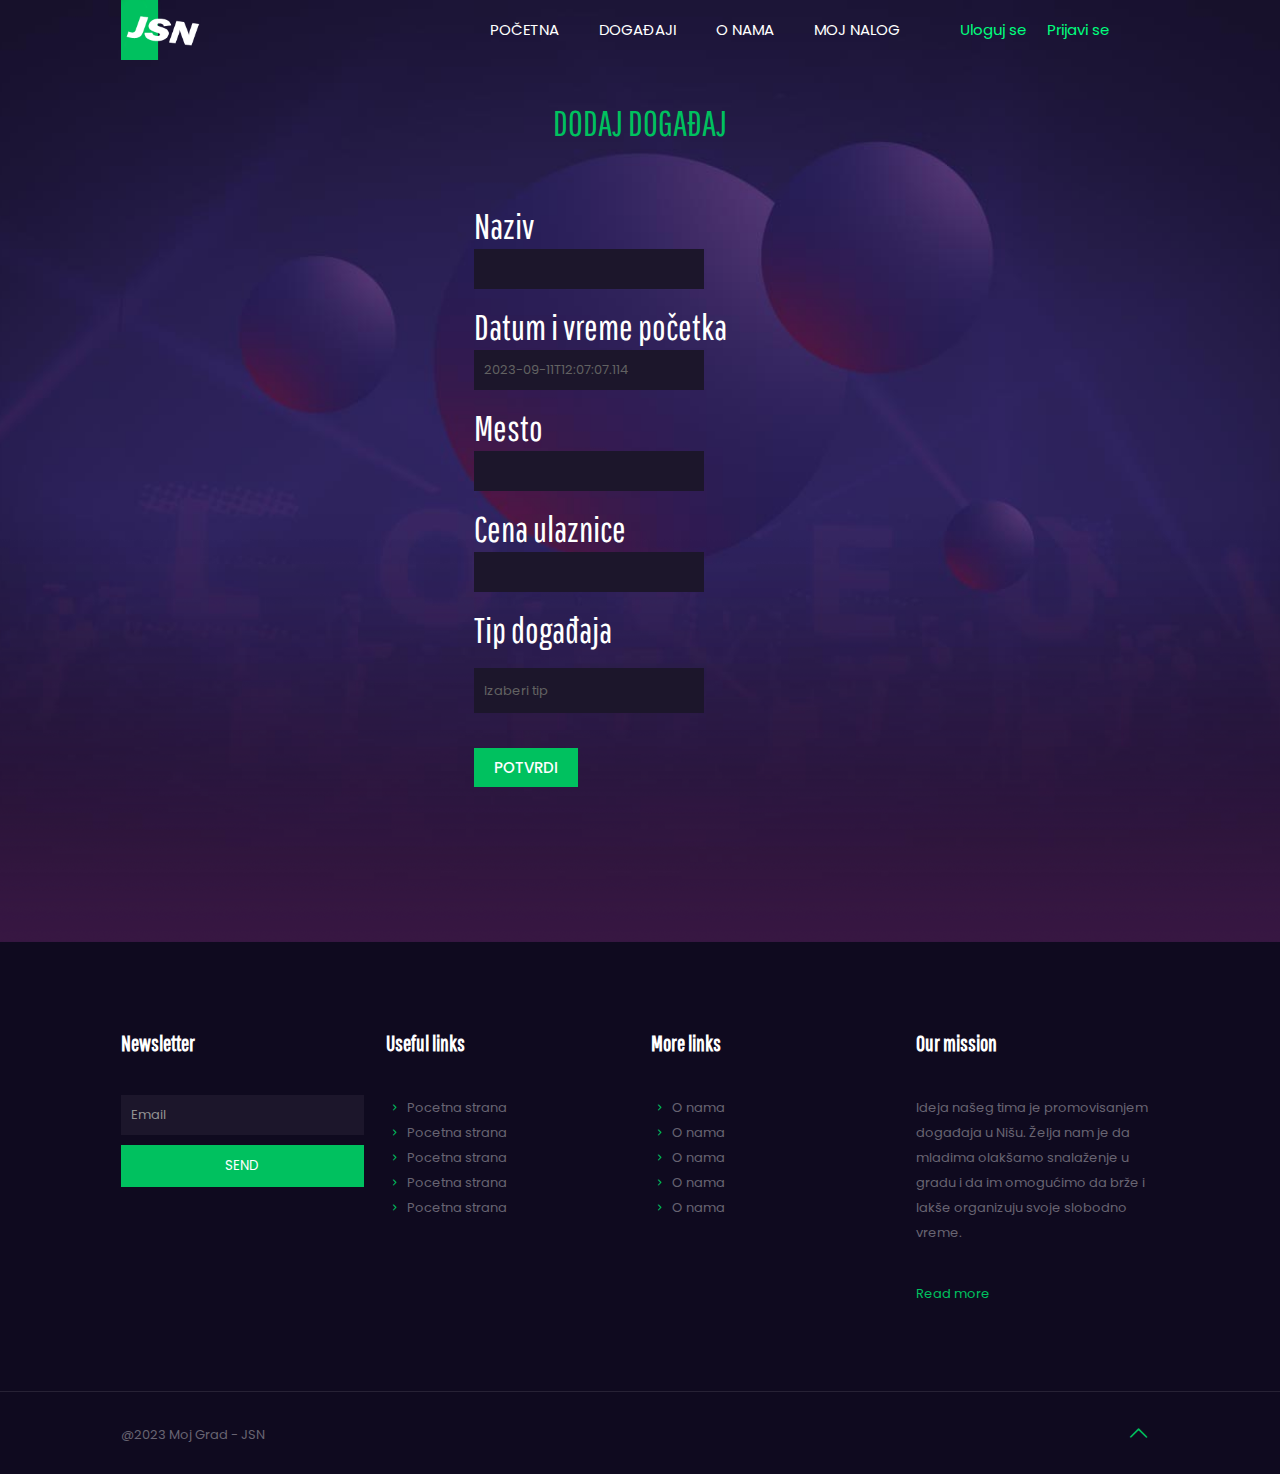
<file: Aplikacija/Klijent/add-event.html>
<!DOCTYPE html>
<!--[if lt IE 7]><html class="no-js lt-ie10 lt-ie9 lt-ie8 lt-ie7 "> <![endif]-->
<!--[if IE 7]><html class="no-js lt-ie10 lt-ie9 lt-ie8"> <![endif]-->
<!--[if IE 8]><html class="no-js lt-ie10 lt-ie9"> <![endif]-->
<!--[if IE 9]><html class="no-js lt-ie10"> <![endif]-->
<!--[if gt IE 8]><!-->
<html class="no-js">
<!--<![endif]-->

<head>

    <!-- Basic Page Needs -->
    <meta charset="utf-8">
    <title>Moj Grad</title>
    <meta name="description" content="">
    <meta name="author" content="">

    <!-- Mobile Specific Metas -->
    <meta name="viewport" content="width=device-width, initial-scale=1, maximum-scale=1">

    <!-- Icon -->
    <link rel="shortcut icon" href="images/jsn.ico">

    <!-- FONTS -->
    <link rel='stylesheet' href='http://fonts.googleapis.com/css?family=Roboto:100,300,400,400italic,700'>
    <link rel='stylesheet' href='http://fonts.googleapis.com/css?family=Patua+One:100,300,400,400italic,700'>
    <link rel='stylesheet' href='http://fonts.googleapis.com/css?family=Lato:400,400italic,700,700italic,900'>
    <link rel='stylesheet' href='http://fonts.googleapis.com/css?family=Poppins:100,300,400,400italic,500,600,700,700italic,800'>
    <link rel='stylesheet' href='http://fonts.googleapis.com/css?family=Pathway+Gothic+One:100,300,400,400italic,500,600,700,700italic,800'>

    <!-- CSS -->
    <link rel='stylesheet' href='css/global.css'>
    <link rel='stylesheet' href='css/structure.css'>
    <link rel='stylesheet' href='css/event2.css'>
    <link rel='stylesheet' href='css/custom.css'>

</head>

<body class="color-custom style-simple button-flat layout-full-width if-zoom if-border-hide no-content-padding no-shadows header-transparent minimalist-header-no sticky-header sticky-tb-color ab-hide subheader-both-center menu-link-color menuo-right menuo-no-borders logo-no-margin mobile-tb-center mobile-mini-mr-ll tablet-sticky mobile-header-mini mobile-sticky tr-header tr-menu tr-content be-reg-20911">
    <div id="Wrapper">
        <div id="Header_wrapper">
            <header id="Header">
                <div class="header_placeholder"></div>
                <div id="Top_bar">
                    <div class="container">
                        <div class="column one">
                            <div class="top_bar_left clearfix">
                                <div class="logo">
                                    <a id="logo" href="index.html" title="" data-height="60" data-padding="0"><img class="logo-main scale-with-grid" src="images/event2.png" data-retina="images/event2-retina.png" data-height="90" alt="event2"><img class="logo-sticky scale-with-grid" src="images/event2.png" data-retina="images/event2-retina.png" data-height="90" alt="event2"><img class="logo-mobile scale-with-grid" src="images/event2.png" data-retina="images/event2-retina.png" data-height="90" alt="event2"><img class="logo-mobile-sticky scale-with-grid" src="images/event2.png" data-retina="images/event2-retina.png" data-height="90" alt="event2"></a>
                                </div>
                                <div class="menu_wrapper">
                                    <nav id="menu">
                                        <ul id="menu-menu" class="menu menu-main">
                                            <li>
                                                <a href="index.html"><span>POČETNA</span></a>
                                            </li>
                                            <li>
                                                <a href="events.html"><span>DOGAĐAJI</span></a>
                                            </li>
                                            <li>
                                                <a href="about-contact.html"><span>O NAMA</span></a>
                                            </li>
                                            <li id="mojnalog">
                                                <a href="acc.html"><span>MOJ NALOG</span></a>
                                            </li>
                                            <li id="loginclass">
                                                <a href="login.html"><span><span>Uloguj se</span></span></a>
                                            </li>
                                            <li id="registerclass">
                                                <a href="register.html"><span><span>Prijavi se</span></span></a>
                                            </li>
                                        </ul>
                                    </nav>
                                    <a class="responsive-menu-toggle" href="#"><i class="icon-menu-fine"></i></a>
                                </div>
                            </div>
                        </div>
                    </div>
                </div>
            </header>
        </div>
        <div id="Content">
            <div class="content_wrapper clearfix">
                <div class="sections_group">
                    <div class="entry-content">
                        <div class="section mcb-section" style="padding-top:100px; padding-bottom:0px">
                            <div class="section_wrapper mcb-section-inner"></div>
                        </div>
                        <div class="section mcb-section" style="padding-top:0px; padding-bottom:100px; background-image:url(images/event2-singleevent-bottombg.png); background-repeat:no-repeat; background-position:center bottom">
                            <div class="section_wrapper mcb-section-inner">
                                
                                    <div class="mcb-wrap-inner">
                                        <div class="column mcb-column one column_column">
                                            <div class="column_attr clearfix align_center">
                                                <h3 class="themecolor">DODAJ DOGAĐAJ</h3>
                                            </div>
                                        </div>
                                        <div class="column mcb-column one-third column_column">
                                        </div>
                                        
                                             <div class="column mcb-column two-third column_column">
                                            <div class="column_attr clearfix">
                                                <hr class="no_line" style="margin:0 auto 1px">
                                                <h3>Naziv<input placeholder="" type="text" id="nazivd" name="email_news" size="40" aria-required="true" aria-invalid="false" ></h3>
                                              <h3>Datum i vreme početka<input id="datumvremed" placeholder="" value="2023-09-11T12:07:07.114" type="text" id="email_news" name="email_news" size="40" aria-required="true" aria-invalid="false" ></h3>
                                                <h3>Mesto<input placeholder="" type="text" id="mestod" name="email_news" size="40" aria-required="true" aria-invalid="false" ></h3>  
                                                <h3>Cena ulaznice<input placeholder="" type="text" id="cenaulazniced" name="email_news" size="40" aria-required="true" aria-invalid="false" ></h3>                        
                                                <!-- <label for="tip"><h3>Tip događaja</h3></label>  -->
                                                <h3>Tip događaja</h3>
                                                
                                                
                                                <select id="tip" required style="height:45px; cursor: pointer;" onChange="update()"> 
                                                    <option value="" selected disabled hidden>Izaberi tip</option>
                                                    <option value="Filmovi">Filmovi</option>
                                                    <option value="Predstave">Predstave</option> 
                                                    <option value="Koncerti">Koncerti</option> 
                                                    <option value="Sport">Sport</option> 
                                                    <option value="Ostalo">Ostalo</option> 
                                                </select>
                                                
                                                


                                            <div id="filmoviInputs" style="display: none;">
                                                <h3>Kratak opis<input id="kratakopisfilmd" placeholder="" type="text" size="40" aria-required="true" aria-invalid="false" ></h3>
                                                <h3>Glumci<input id="glumcifilmd"placeholder="" type="text" size="40" aria-required="true" aria-invalid="false" ></h3>
                                                <h3>Vreme trajanja u minutima<input id="trajanjeumind" placeholder="" type="text" size="40" aria-required="true" aria-invalid="false" ></h3>
                                                <h3>Žanr<input placeholder="" id="zanrd" type="text" size="40" aria-required="true" aria-invalid="false" ></h3>
                                                <h3>Broj mesta<input placeholder="" id="brmestafilmd" type="text" size="40" aria-required="true" aria-invalid="false" ></h3>
                                            </div>

                                            <div id="predstaveInputs" style="display: none;">
                                                <h3>Kratak opis<input placeholder="" id="kratakopispredstavad" type="text" size="40" aria-required="true" aria-invalid="false" ></h3>
                                                <h3>Glumci<input placeholder="" type="text" id="glumcipredstavad" size="40" aria-required="true" aria-invalid="false" ></h3>
                                                <h3>Broj mesta<input placeholder="" id="brmestapredstavad" type="text" size="40" aria-required="true" aria-invalid="false" ></h3>
                                            </div>

                                            <div id="koncertiInputs" style="display: none;">
                                                <h3>Izvođač<input placeholder="" id="izvodjacd" type="text" size="40" aria-required="true" aria-invalid="false" ></h3>
                                                <h3>Gosti<input placeholder="" id="gostikoncertd" type="text" size="40" aria-required="true" aria-invalid="false" ></h3>
                                                <h3>Broj mesta<input placeholder="" id="brmestakoncertd" type="text" size="40" aria-required="true" aria-invalid="false" ></h3>
                                            </div>

                                            <div id="sportInputs" style="display: none;">
                                                <h3>Sport<input placeholder="" id="sportd" type="text" size="40" aria-required="true" aria-invalid="false" ></h3>
                                                <h3>Klub1<input placeholder="" id="klub1d" type="text" size="40" aria-required="true" aria-invalid="false" ></h3>
                                                <h3>Klub2<input placeholder="" id="klub2d" type="text" size="40" aria-required="true" aria-invalid="false" ></h3>
                                                <h3>Broj mesta<input placeholder="" id="brmestasportd" type="text" size="40" aria-required="true" aria-invalid="false" ></h3>
                                            </div>

                                            <div id="ostaloInputs" style="display: none;">
                                                <h3>Kratak opis<input placeholder="" id="kratakopisostalod" type="text" size="40" aria-required="true" aria-invalid="false" ></h3>
                                                <h3>Traje do<input id="trajedod" placeholder="" value="2023-09-11T12:07:07.114" type="text" id="email_news" name="email_news" size="40" aria-required="true" aria-invalid="false" ></h3>
                                            </div>
                                            </br>
                                            <input type="button" value="POTVRDI" id="submit" onclick="DodajDogadjaj()" class="btn-effect" 
                                            style=" white-space: nowrap; font-size: 15px; line-height: 17px; font-weight: 500; color: rgba(255,255,255,1); letter-spacing: px;font-family:Poppins;border-color:rgba(0,0,0,1);outline:none;box-shadow:none;box-sizing:border-box;-moz-box-sizing:border-box;-webkit-box-sizing:border-box;cursor:pointer"
                                            >
                                            </div>
                                       </div>
                                    </div>
                            </div>
                        </div>
                    </div>
                </div>
            </div>
        </div>
        <footer id="Footer" class="clearfix">
            <div class="widgets_wrapper" style="padding:70px 0">
                <div class="container">
                    <div class="column one-fourth">
                        <aside class="widget_text widget widget_custom_html">
                            <h4>Newsletter</h4>
                            <div class="textwidget custom-html-widget">
                                <hr class="no_line" style="margin:0 auto 20px">
                                <div role="form" class="wpcf7" id="wpcf7-f70-o1" lang="en-US" dir="ltr">
                                    <div class="screen-reader-response"></div>
                                    <form id="newsletterform" class="newsletter_form">
                                        <input placeholder="Email" type="email" id="email_news" name="email_news" size="40" aria-required="true" aria-invalid="false" />
                                        <input type="button" value="SEND" id="submit" onClick="">
                                    </form>
                                </div>
                            </div>
                        </aside>
                    </div>
                    <div class="column one-fourth">
                        <aside class="widget_text widget widget_custom_html">
                            <h4>Useful links</h4>
                            <div class="textwidget custom-html-widget">
                                <hr class="no_line" style="margin:0 auto 20px">
                                <ul>
                                    <a href="index.html">
                                        <li>
                                            <i class="themecolor icon-right-open-mini"></i> Pocetna strana
                                        </li>
                                    </a>
                                    <a href="index.html">
                                        <li>
                                            <i class="themecolor icon-right-open-mini"></i> Pocetna strana
                                        </li>
                                    </a>
                                    <a href="index.html">
                                        <li>
                                            <i class="themecolor icon-right-open-mini"></i> Pocetna strana
                                        </li>
                                    </a>
                                    <a href="index.html">
                                        <li>
                                            <i class="themecolor icon-right-open-mini"></i> Pocetna strana
                                        </li>
                                    </a>
                                    <a href="index.html">
                                        <li>
                                            <i class="themecolor icon-right-open-mini"></i> Pocetna strana
                                        </li>
                                    </a>
                                </ul>
                            </div>
                        </aside>
                    </div>
                    <div class="column one-fourth">
                        <aside class="widget_text widget widget_custom_html">
                            <h4>More links</h4>
                            <div class="textwidget custom-html-widget">
                                <hr class="no_line" style="margin:0 auto 20px">
                                <ul>
                                    <a href="about-contact.html">
                                        <li>
                                            <i class="themecolor icon-right-open-mini"></i> O nama
                                        </li>
                                    </a>
                                    <a href="about-contact.html">
                                        <li>
                                            <i class="themecolor icon-right-open-mini"></i> O nama 
                                        </li>
                                    </a>
                                    <a href="about-contact.html">
                                        <li>
                                            <i class="themecolor icon-right-open-mini"></i> O nama
                                        </li>
                                    </a>
                                    <a href="about-contact.html">
                                        <li>
                                            <i class="themecolor icon-right-open-mini"></i> O nama
                                        </li>
                                    </a>
                                    <a href="about-contact.html">
                                        <li>
                                            <i class="themecolor icon-right-open-mini"></i> O nama
                                        </li>
                                    </a>
                                </ul>
                            </div>
                        </aside>
                    </div>
                    <div class="column one-fourth">
                        <aside class="widget_text widget widget_custom_html">
                            <h4>Our mission</h4>
                            <div class="textwidget custom-html-widget">
                                <hr class="no_line" style="margin:0 auto 20px">
                                <p>
                                    Ideja našeg tima je promovisanjem događaja u Nišu. Želja nam je da mladima olakšamo snalaženje u gradu i da im omogućimo da brže i lakše organizuju svoje slobodno vreme.
                                </p>
                                <hr class="no_line" style="margin:0 auto 20px">
                                <a class="themecolor" href="about-contact.html">Read more</a>
                            </div>
                        </aside>
                    </div>
                </div>
            </div>
            <div class="footer_copy">
                <div class="container">
                    <div class="column one">
                        <a id="back_to_top" class="button button_js" href="#"><i class="icon-up-open-big"></i></a>
                        <div class="copyright">
                            @2023 Moj Grad - JSN 
                        </div>
                    </div>
                </div>
            </div>
        </footer>
    </div>


    <!-- JS -->
    <script src="js/jquery-2.1.4.min.js"></script>

    <script src="js/mfn.menu.js"></script>
    <script src="js/jquery.plugins.js"></script>
    <script src="js/jquery.jplayer.min.js"></script>
    <script src="js/animations/animations.js"></script>
    <script src="js/translate3d.js"></script>
    <script src="js/scripts.js"></script>
    <script src="js/email.js"></script>
    <script src="js/custom.js"></script>
    <script src="js/prikazinaeventdetails.js"></script>
</body>
<script src="js/dodajdogadjaj.js"></script>
</html>
</file>
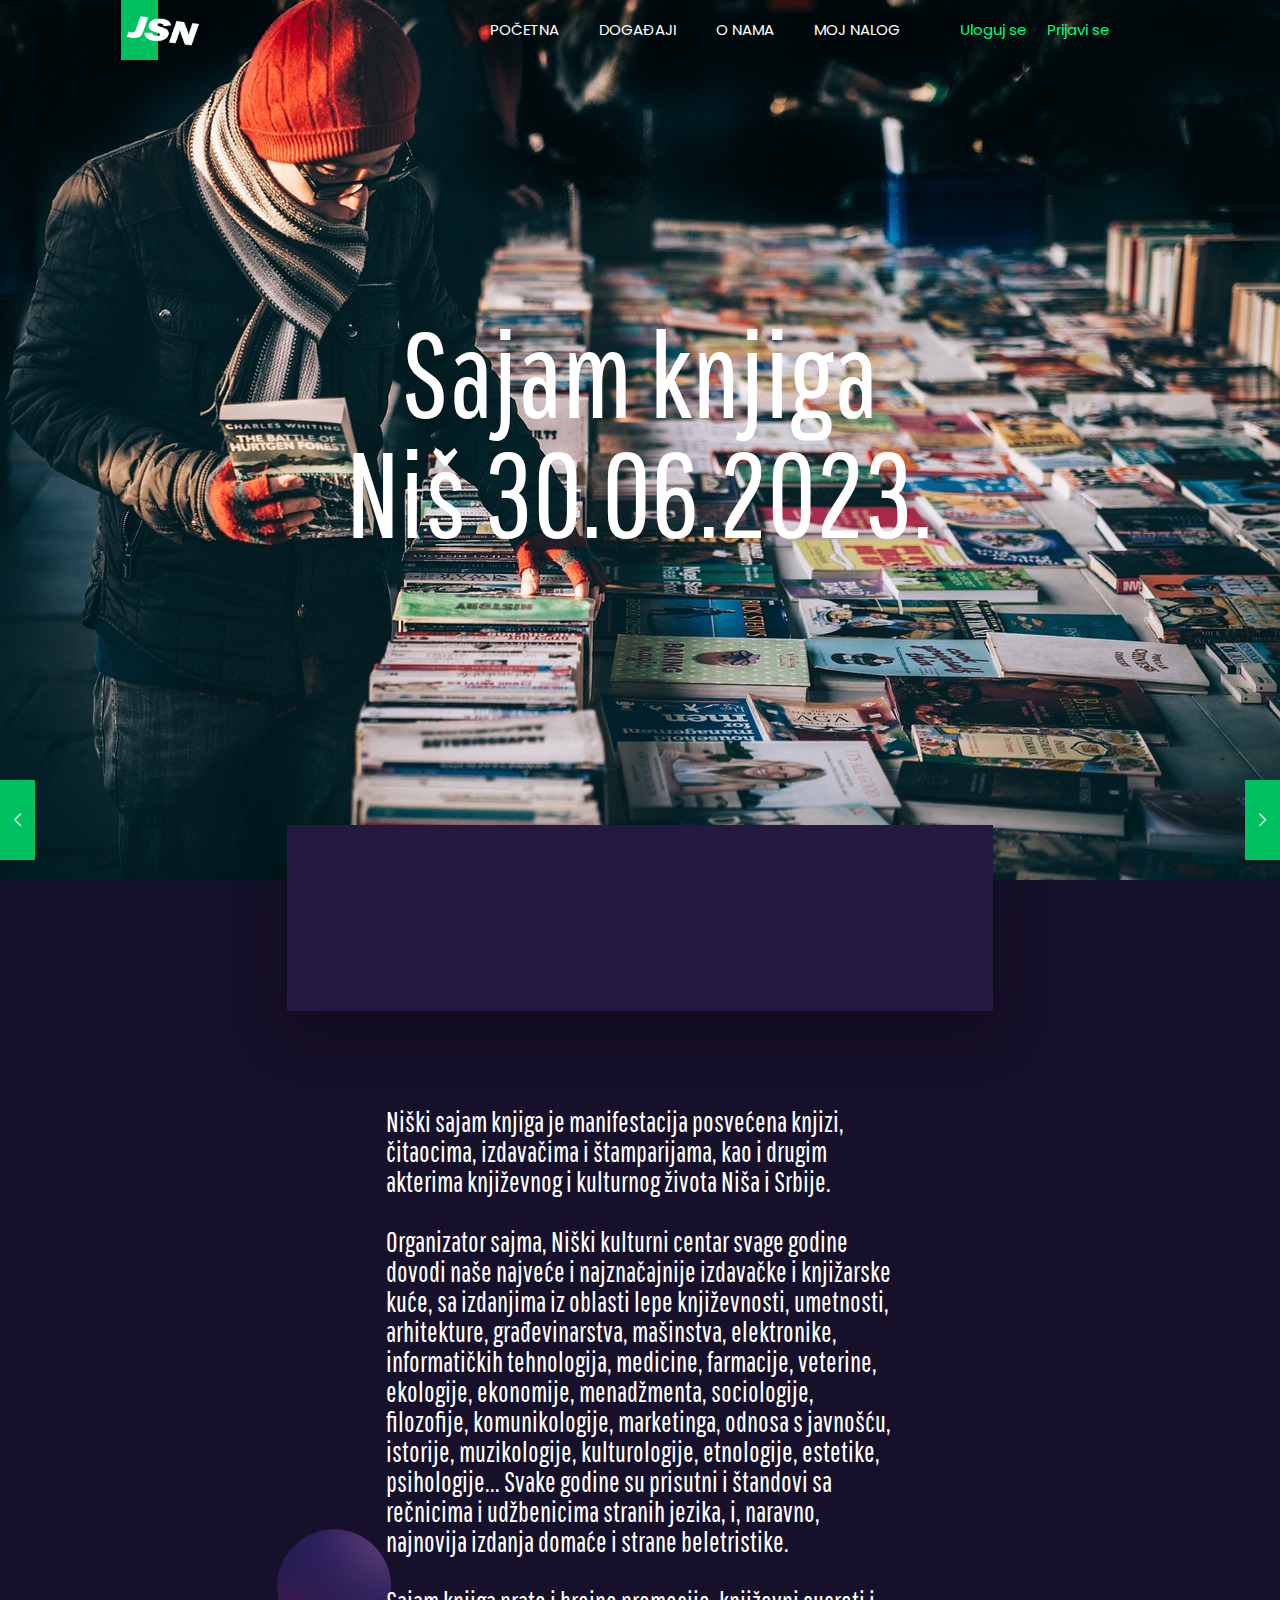
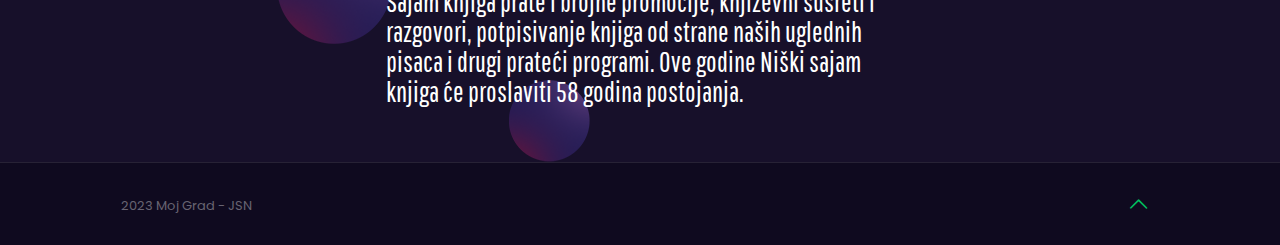
<file: Aplikacija/Klijent/event-details1.html>
<!DOCTYPE html>
<!--[if lt IE 7]><html class="no-js lt-ie10 lt-ie9 lt-ie8 lt-ie7 "> <![endif]-->
<!--[if IE 7]><html class="no-js lt-ie10 lt-ie9 lt-ie8"> <![endif]-->
<!--[if IE 8]><html class="no-js lt-ie10 lt-ie9"> <![endif]-->
<!--[if IE 9]><html class="no-js lt-ie10"> <![endif]-->
<!--[if gt IE 8]><!-->
<html class="no-js">
<!--<![endif]-->

<head>

    <!-- Basic Page Needs -->
    <meta charset="utf-8">
    <title>Moj Grad</title>
    <meta name="description" content="">
    <meta name="author" content="">

    <!-- Mobile Specific Metas -->
    <meta name="viewport" content="width=device-width, initial-scale=1, maximum-scale=1">

    <!-- Icon -->
    <link rel="shortcut icon" href="images/jsn.ico">

    <!-- FONTS -->
    <link rel='stylesheet' href='http://fonts.googleapis.com/css?family=Roboto:100,300,400,400italic,700'>
    <link rel='stylesheet' href='http://fonts.googleapis.com/css?family=Patua+One:100,300,400,400italic,700'>
    <link rel='stylesheet' href='http://fonts.googleapis.com/css?family=Lato:400,400italic,700,700italic,900'>
    <link rel='stylesheet' href='http://fonts.googleapis.com/css?family=Poppins:100,300,400,400italic,500,600,700,700italic,800'>
    <link rel='stylesheet' href='http://fonts.googleapis.com/css?family=Pathway+Gothic+One:100,300,400,400italic,500,600,700,700italic,800'>

    <!-- CSS -->
    <link rel='stylesheet' href='css/global.css'>
    <link rel='stylesheet' href='css/structure.css'>
    <link rel='stylesheet' href='css/event2.css'>
    <link rel='stylesheet' href='css/custom.css'>

</head>

<body class="color-custom style-simple button-flat layout-full-width if-zoom if-border-hide no-content-padding single-template-builder no-shadows header-transparent minimalist-header-no sticky-header sticky-tb-color ab-hide subheader-both-center menu-link-color menuo-right menuo-no-borders logo-no-margin mobile-tb-center mobile-mini-mr-ll tablet-sticky mobile-header-mini mobile-sticky tr-header tr-menu tr-content be-reg-20911">
    <div id="Wrapper">
        <div id="Header_wrapper">
            <header id="Header">
                <div class="header_placeholder"></div>
                <div id="Top_bar">
                    <div class="container">
                        <div class="column one">
                            <div class="top_bar_left clearfix">
                                <div class="logo">
                                    <a id="logo" href="index.html" title="" data-height="60" data-padding="0"><img class="logo-main scale-with-grid" src="images/event2.png" data-retina="images/event2-retina.png" data-height="90" alt="event2"><img class="logo-sticky scale-with-grid" src="images/event2.png" data-retina="images/event2-retina.png" data-height="90" alt="event2"><img class="logo-mobile scale-with-grid" src="images/event2.png" data-retina="images/event2-retina.png" data-height="90" alt="event2"><img class="logo-mobile-sticky scale-with-grid" src="images/event2.png" data-retina="images/event2-retina.png" data-height="90" alt="event2"></a>
                                </div>
                                <div class="menu_wrapper">
                                    <nav id="menu">
                                        <ul id="menu-menu" class="menu menu-main">
                                            <li>
                                                <a href="index.html"><span>POČETNA</span></a>
                                            </li>
                                            <li>
                                                <a href="events.html"><span>DOGAĐAJI</span></a>
                                            </li>
                                            <li>
                                                <a href="about-contact.html"><span>O NAMA</span></a>
                                            </li>
                                            <li id="mojnalog">
                                                <a href="acc.html"><span>MOJ NALOG</span></a>
                                            </li>
                                            <li id="loginclass">
                                                <a href="login.html"><span><span>Uloguj se</span></span></a>
                                            </li>
                                            <li id="registerclass">
                                                <a href="register.html"><span><span>Prijavi se</span></span></a>
                                            </li>
                                        </ul>
                                    </nav>
                                    <a class="responsive-menu-toggle" href="#"><i class="icon-menu-fine"></i></a>
                                </div>
                            </div>
                        </div>
                    </div>
                </div>
            </header>
        </div>
        <div id="Content">
            <div class="content_wrapper clearfix">
                <div class="sections_group">
                    <a class="fixed-nav fixed-nav-prev style-default" href="event-details2.html"><span class="arrow"><i class="icon-left-open-big"></i></span>
						<div class="photo"><img src="images/event2-stars-star1.jpg" width="80px" height="80px" class="attachment-blog-navi size-blog-navi wp-post-image">
						</div></a>
                        <a class="fixed-nav fixed-nav-next style-default" href="event-details2.html"><span class="arrow"><i class="icon-right-open-big"></i></span>
						<div class="photo"><img src="images/event2-stars-star1.jpg" width="80px" height="80px" class="attachment-blog-navi size-blog-navi wp-post-image">
						</div></a>
                    <div class="section mcb-section full-screen" style="padding-top:0px; padding-bottom:0px; background-image:url(images/event-details1.jpg); background-repeat:no-repeat; background-position:center top">
                        <div class="section_wrapper mcb-section-inner">
                            <div class="wrap mcb-wrap one valign-top clearfix">
                                <div class="mcb-wrap-inner">
                                    <div class="column mcb-column one column_column">
                                            <div data-eventdate="30.06.2023. 10:00" class="column_attr clearfix align_center">
                                            <h1>Sajam knjiga
                                                <br> Niš 30.06.2023.</h1>
                                        </div>
                                    </div>
                                </div>
                            </div>
                        </div>
                    </div>
                    <div class="section mcb-section dark" style="padding-top:0px; padding-bottom:0px">
                        <div class="section_wrapper mcb-section-inner">
                            <div class="wrap mcb-wrap one-sixth  valign-top clearfix">
                                <div class="mcb-wrap-inner">
                                    <div class="column mcb-column one column_placeholder">
                                        <div class="placeholder">
                                            &nbsp;
                                        </div>
                                    </div>
                                </div>
                            </div>
                            <div class="wrap mcb-wrap two-third event2-customshadow column-margin-0px valign-top move-up clearfix" style="padding:35px 0 0 0; background-color:#241941; margin-top:-75px">
                                <div class="mcb-wrap-inner">
                                    <div class="column mcb-column one column_countdown ">
                                        <div class="downcount clearfix" data-date="12/30/2018 12:00:00" data-offset="0">
                                            <div class="column column_quick_fact one-third">
                                                <div class="quick_fact">
                                                    <div data-anim-type="zoomIn" class="animate zoomIn">
                                                        <div class="number-wrapper">
                                                            <div class="number days">
                                                                00
                                                            </div>
                                                        </div>
                                                        <h3 class="title">dana</h3>
                                                        <hr class="hr_narrow">
                                                    </div>
                                                </div>
                                            </div>
                                            <div class="column column_quick_fact one-third">
                                                <div class="quick_fact">
                                                    <div data-anim-type="zoomIn" class="animate zoomIn">
                                                        <div class="number-wrapper">
                                                            <div class="number hours">
                                                                00
                                                            </div>
                                                        </div>
                                                        <h3 class="title">sati</h3>
                                                        <hr class="hr_narrow">
                                                    </div>
                                                </div>
                                            </div>
                                            <div class="column column_quick_fact one-third">
                                                <div class="quick_fact">
                                                    <div data-anim-type="zoomIn" class="animate zoomIn">
                                                        <div class="number-wrapper">
                                                            <div class="number minutes">
                                                                00
                                                            </div>
                                                        </div>
                                                        <h3 class="title">minuta</h3>
                                                        <hr class="hr_narrow">
                                                    </div>
                                                </div>
                                            </div>
                                        </div>
                                    </div>
                                </div>
                            </div>
                        </div>
                    </div>
                    <div class="section mcb-section" style="padding-top:125px; padding-bottom:0px; background-image:url(images/events2-singleevent-dotsbg.png); background-repeat:no-repeat; background-position:left bottom">
                        <div class="section_wrapper mcb-section-inner">
                            <div class="wrap mcb-wrap one valign-top clearfix">
                                <div class="mcb-wrap-inner">
                                    <div class="column mcb-column one-fourth column_placeholder">
                                        <div class="placeholder">
                                            &nbsp;
                                        </div>
                                    </div>
                                    <div class="column mcb-column one-second column_column">
                                        <div class="column_attr clearfix">
                                            
                                            <hr class="no_line" style="margin:-70px auto 10px">
                                            <h5>
                                                <br>Niški sajam knjiga je manifestacija posvećena knjizi, čitaocima, izdavačima i štamparijama, kao i drugim akterima književnog i kulturnog života Niša i Srbije.</br> 
                                                <br>Organizator sajma, Niški kulturni centar svage godine dovodi naše najveće i najznačajnije izdavačke i knjižarske kuće, sa izdanjima iz oblasti lepe književnosti, umetnosti, arhitekture, građevinarstva, mašinstva, elektronike, informatičkih tehnologija, medicine, farmacije, veterine, ekologije, ekonomije, menadžmenta, sociologije, filozofije, komunikologije, marketinga, odnosa s javnošću, istorije, muzikologije, kulturologije, etnologije, estetike, psihologije... Svake godine su prisutni i štandovi sa rečnicima i udžbenicima stranih jezika, i, naravno, najnovija izdanja domaće i strane beletristike.</br>
                                                <br>Sajam knjiga prate i brojne promocije, književni susreti i razgovori, potpisivanje knjiga od strane naših uglednih pisaca i drugi prateći programi.
                                                Ove godine Niški sajam knjiga će proslaviti 58 godina postojanja.</br>
                                            </h5>
                                        </div>
                                    </div>
                                </div>
                            </div>
                        </div>
                    </div>
                    
                    
                    
                </div>
            </div>
        </div>
        <footer id="Footer" class="clearfix">
            
            <div class="footer_copy">
                <div class="container">
                    <div class="column one">
                        <a id="back_to_top" class="button button_js" href="#"><i class="icon-up-open-big"></i></a>
                        <div class="copyright">
                            2023 Moj Grad - JSN 
                        </div>
                    </div>
                </div>
            </div>
        </footer>
    </div>


    <!-- JS -->
    <script src="js/jquery-2.1.4.min.js"></script>

    <script src="js/mfn.menu.js"></script>
    <script src="js/jquery.plugins.js"></script>
    <script src="js/jquery.jplayer.min.js"></script>
    <script src="js/animations/animations.js"></script>
    <script src="js/translate3d.js"></script>
    <script src="js/scripts.js"></script>
    <script src="js/email.js"></script>
    <script src="js/prikazinaeventdetails.js"></script>

</body>

</html>
</file>
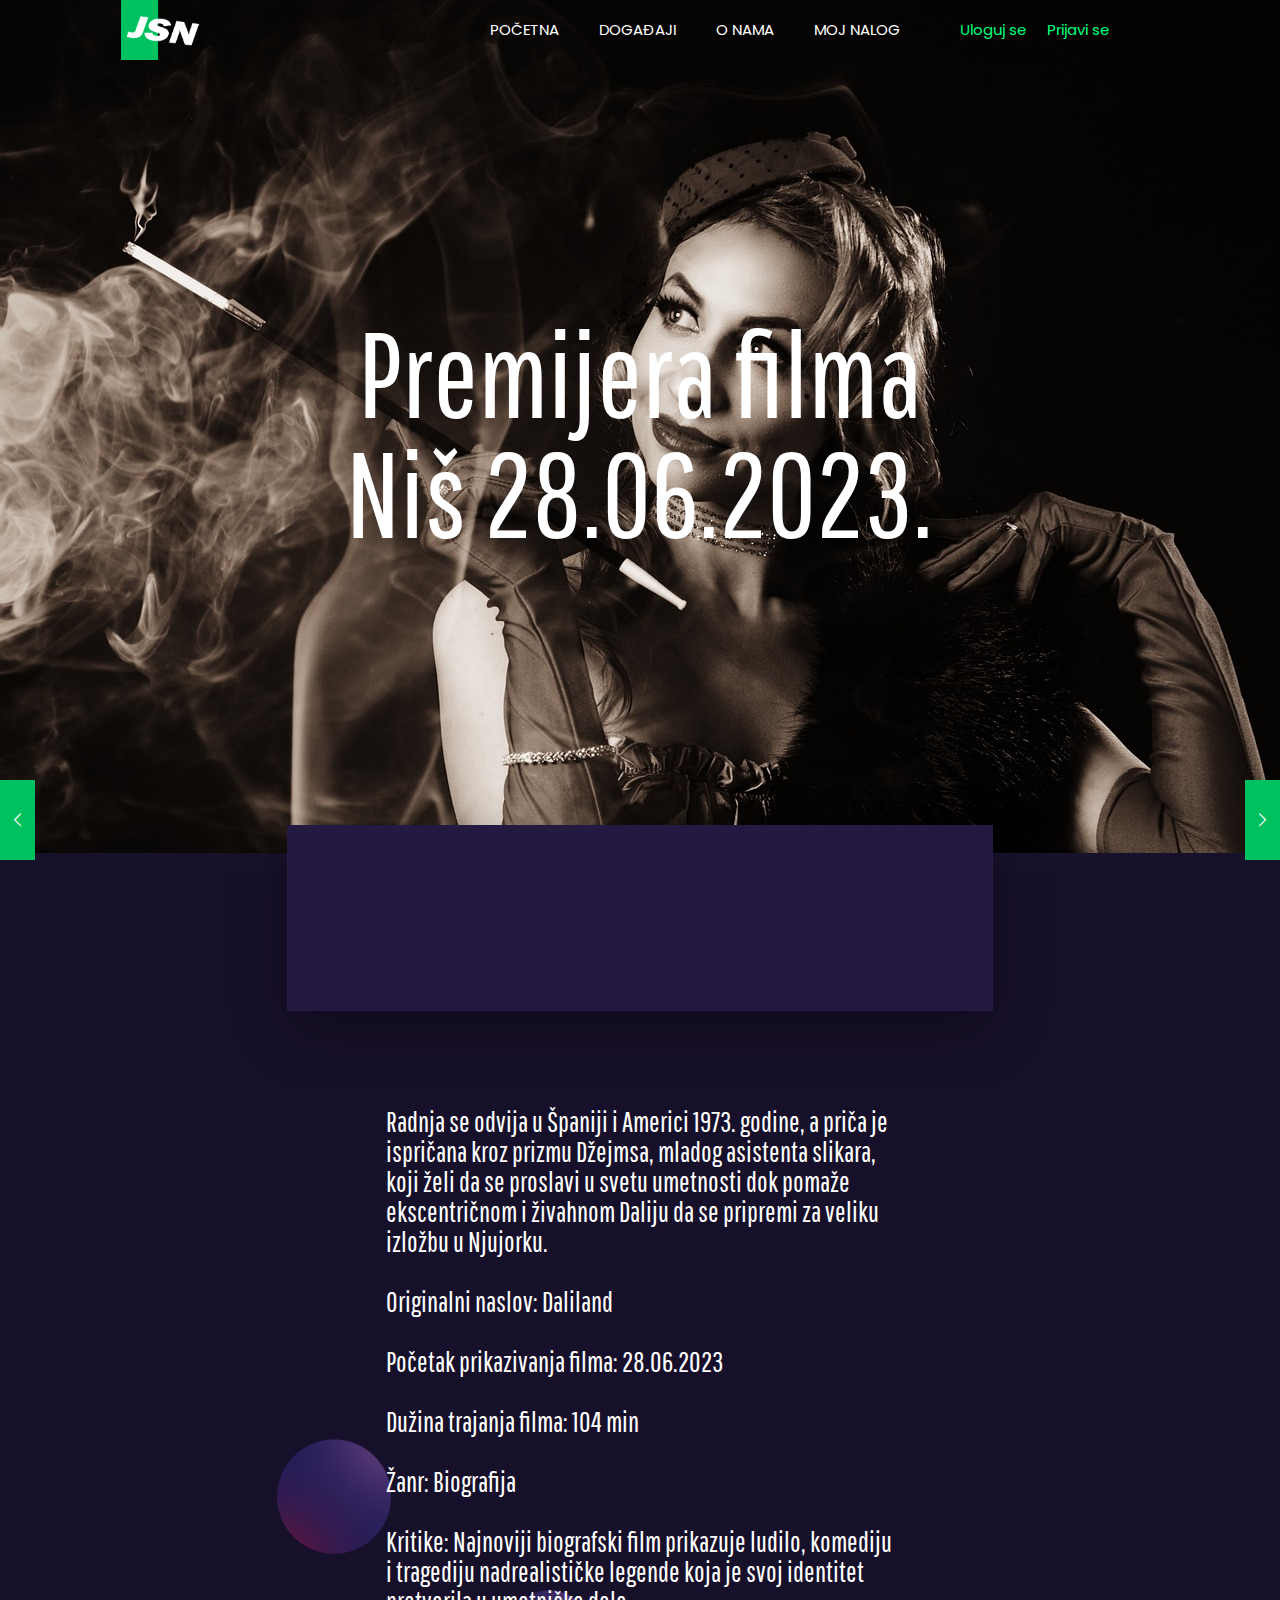
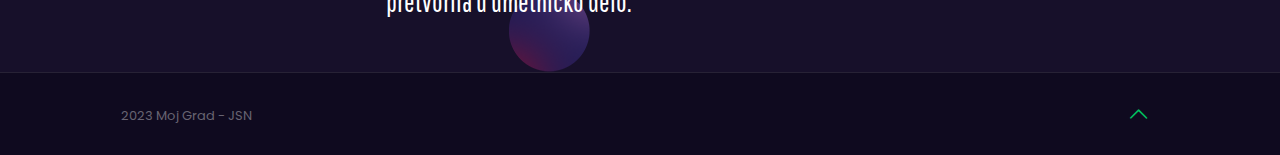
<file: Aplikacija/Klijent/event-details2.html>
<!DOCTYPE html>
<!--[if lt IE 7]><html class="no-js lt-ie10 lt-ie9 lt-ie8 lt-ie7 "> <![endif]-->
<!--[if IE 7]><html class="no-js lt-ie10 lt-ie9 lt-ie8"> <![endif]-->
<!--[if IE 8]><html class="no-js lt-ie10 lt-ie9"> <![endif]-->
<!--[if IE 9]><html class="no-js lt-ie10"> <![endif]-->
<!--[if gt IE 8]><!-->
<html class="no-js">
<!--<![endif]-->

<head>

    <!-- Basic Page Needs -->
    <meta charset="utf-8">
    <title>Moj Grad</title>
    <meta name="description" content="">
    <meta name="author" content="">

    <!-- Mobile Specific Metas -->
    <meta name="viewport" content="width=device-width, initial-scale=1, maximum-scale=1">

    <!-- Icon -->
    <link rel="shortcut icon" href="images/jsn.ico">

    <!-- FONTS -->
    <link rel='stylesheet' href='http://fonts.googleapis.com/css?family=Roboto:100,300,400,400italic,700'>
    <link rel='stylesheet' href='http://fonts.googleapis.com/css?family=Patua+One:100,300,400,400italic,700'>
    <link rel='stylesheet' href='http://fonts.googleapis.com/css?family=Lato:400,400italic,700,700italic,900'>
    <link rel='stylesheet' href='http://fonts.googleapis.com/css?family=Poppins:100,300,400,400italic,500,600,700,700italic,800'>
    <link rel='stylesheet' href='http://fonts.googleapis.com/css?family=Pathway+Gothic+One:100,300,400,400italic,500,600,700,700italic,800'>

    <!-- CSS -->
    <link rel='stylesheet' href='css/global.css'>
    <link rel='stylesheet' href='css/structure.css'>
    <link rel='stylesheet' href='css/event2.css'>
    <link rel='stylesheet' href='css/custom.css'>

</head>

<body class="color-custom style-simple button-flat layout-full-width if-zoom if-border-hide no-content-padding single-template-builder no-shadows header-transparent minimalist-header-no sticky-header sticky-tb-color ab-hide subheader-both-center menu-link-color menuo-right menuo-no-borders logo-no-margin mobile-tb-center mobile-mini-mr-ll tablet-sticky mobile-header-mini mobile-sticky tr-header tr-menu tr-content be-reg-20911">
    <div id="Wrapper">
        <div id="Header_wrapper">
            <header id="Header">
                <div class="header_placeholder"></div>
                <div id="Top_bar">
                    <div class="container">
                        <div class="column one">
                            <div class="top_bar_left clearfix">
                                <div class="logo">
                                    <a id="logo" href="index.html" title="" data-height="60" data-padding="0"><img class="logo-main scale-with-grid" src="images/event2.png" data-retina="images/event2-retina.png" data-height="90" alt="event2"><img class="logo-sticky scale-with-grid" src="images/event2.png" data-retina="images/event2-retina.png" data-height="90" alt="event2"><img class="logo-mobile scale-with-grid" src="images/event2.png" data-retina="images/event2-retina.png" data-height="90" alt="event2"><img class="logo-mobile-sticky scale-with-grid" src="images/event2.png" data-retina="images/event2-retina.png" data-height="90" alt="event2"></a>
                                </div>
                                <div class="menu_wrapper">
                                    <nav id="menu">
                                        <ul id="menu-menu" class="menu menu-main">
                                            <li>
                                                <a href="index.html"><span>POČETNA</span></a>
                                            </li>
                                            <li>
                                                <a href="events.html"><span>DOGAĐAJI</span></a>
                                            </li>
                                            <li>
                                                <a href="about-contact.html"><span>O NAMA</span></a>
                                            </li>
                                            <li id="mojnalog">
                                                <a href="acc.html"><span>MOJ NALOG</span></a>
                                            </li>
                                            <li id="loginclass">
                                                <a href="login.html"><span><span>Uloguj se</span></span></a>
                                            </li>
                                            <li id="registerclass">
                                                <a href="register.html"><span><span>Prijavi se</span></span></a>
                                            </li>
                                        </ul>
                                    </nav>
                                    <a class="responsive-menu-toggle" href="#"><i class="icon-menu-fine"></i></a>
                                </div>
                            </div>
                        </div>
                    </div>
                </div>
            </header>
        </div>
        <div id="Content">
            <div class="content_wrapper clearfix">
                <div class="sections_group">
                    <a class="fixed-nav fixed-nav-prev style-default" href="event-details1.html"><span class="arrow"><i class="icon-left-open-big"></i></span>
						<div class="photo"><img src="images/event2-stars-star2.jpg" width="80px" height="80px" class="attachment-blog-navi size-blog-navi wp-post-image">
						</div></a>
                        <a class="fixed-nav fixed-nav-next style-default" href="event-details1.html"><span class="arrow"><i class="icon-right-open-big"></i></span>
						<div class="photo"><img src="images/event2-stars-star2.jpg" width="80px" height="80px" class="attachment-blog-navi size-blog-navi wp-post-image">
						</div></a>
                    <div class="section mcb-section full-screen" style="padding-top:0px; padding-bottom:0px; background-image:url(images/event-details2.jpg); background-repeat:no-repeat; background-position:center top">
                        <div class="section_wrapper mcb-section-inner">
                            <div class="wrap mcb-wrap one valign-top clearfix">
                                <div class="mcb-wrap-inner">
                                    <div class="column mcb-column one column_column">
                                        <div data-eventdate="28.06.2023. 20:00" class="column_attr clearfix align_center">
                                            <h1>Premijera filma
                                                <br> Niš 28.06.2023.</h1>
                                        </div>
                                    </div>
                                </div>
                            </div>
                        </div>
                    </div>
                    <div class="section mcb-section dark" style="padding-top:0px; padding-bottom:0px">
                        <div class="section_wrapper mcb-section-inner">
                            <div class="wrap mcb-wrap one-sixth  valign-top clearfix">
                                <div class="mcb-wrap-inner">
                                    <div class="column mcb-column one column_placeholder">
                                        <div class="placeholder">
                                            &nbsp;
                                        </div>
                                    </div>
                                </div>
                            </div>
                            <div class="wrap mcb-wrap two-third event2-customshadow column-margin-0px valign-top move-up clearfix" style="padding:35px 0 0 0; background-color:#241941; margin-top:-75px">
                                <div class="mcb-wrap-inner">
                                    <div class="column mcb-column one column_countdown ">
                                        <div class="downcount clearfix" data-date="12/30/2018 12:00:00" data-offset="0">
                                            <div class="column column_quick_fact one-third">
                                                <div class="quick_fact">
                                                    <div data-anim-type="zoomIn" class="animate zoomIn">
                                                        <div class="number-wrapper">
                                                            <div class="number days">
                                                                00
                                                            </div>
                                                        </div>
                                                        <h3 class="title">dana</h3>
                                                        <hr class="hr_narrow">
                                                    </div>
                                                </div>
                                            </div>
                                            <div class="column column_quick_fact one-third">
                                                <div class="quick_fact">
                                                    <div data-anim-type="zoomIn" class="animate zoomIn">
                                                        <div class="number-wrapper">
                                                            <div class="number hours">
                                                                00
                                                            </div>
                                                        </div>
                                                        <h3 class="title">sati</h3>
                                                        <hr class="hr_narrow">
                                                    </div>
                                                </div>
                                            </div>
                                            <div class="column column_quick_fact one-third">
                                                <div class="quick_fact">
                                                    <div data-anim-type="zoomIn" class="animate zoomIn">
                                                        <div class="number-wrapper">
                                                            <div class="number minutes">
                                                                00
                                                            </div>
                                                        </div>
                                                        <h3 class="title">minuta</h3>
                                                        <hr class="hr_narrow">
                                                    </div>
                                                </div>
                                            </div>
                                        </div>
                                    </div>
                                </div>
                            </div>
                        </div>
                    </div>
                    <div class="section mcb-section" style="padding-top:125px; padding-bottom:0px; background-image:url(images/events2-singleevent-dotsbg.png); background-repeat:no-repeat; background-position:left bottom">
                        <div class="section_wrapper mcb-section-inner">
                            <div class="wrap mcb-wrap one valign-top clearfix">
                                <div class="mcb-wrap-inner">
                                    <div class="column mcb-column one-fourth column_placeholder">
                                        <div class="placeholder">
                                            &nbsp;
                                        </div>
                                    </div>
                                    <div class="column mcb-column one-second column_column">
                                        <div class="column_attr clearfix">
                                            
                                            <hr class="no_line" style="margin:-70px auto 10px">
                                            <h5>
                                            <br>Radnja se odvija u Španiji i Americi 1973. godine, a priča je ispričana kroz prizmu Džejmsa, mladog asistenta slikara, koji želi da se proslavi u svetu umetnosti dok pomaže ekscentričnom i živahnom Daliju da se pripremi za veliku izložbu u Njujorku.</br>
                                                <br>Originalni naslov: Daliland</br>
                                                <br>Početak prikazivanja filma: 28.06.2023</br>
                                                <br>Dužina trajanja filma:	104 min</br>
                                                <br>Žanr: Biografija</br>
                                                <br>Kritike:
                                                Najnoviji biografski film prikazuje ludilo, komediju i tragediju nadrealističke legende koja je svoj identitet pretvorila u umetničko delo.
                                                </br>


                                            </h5>
                                        </div>
                                    </div>
                                </div>
                            </div>
                        </div>
                    </div>
                    
                    
                    
                </div>
            </div>
        </div>
        <footer id="Footer" class="clearfix">
            
            <div class="footer_copy">
                <div class="container">
                    <div class="column one">
                        <a id="back_to_top" class="button button_js" href="#"><i class="icon-up-open-big"></i></a>
                        <div class="copyright">
                            2023 Moj Grad - JSN 
                        </div>
                    </div>
                </div>
            </div>
        </footer>
    </div>


    <!-- JS -->
    <script src="js/jquery-2.1.4.min.js"></script>

    <script src="js/mfn.menu.js"></script>
    <script src="js/jquery.plugins.js"></script>
    <script src="js/jquery.jplayer.min.js"></script>
    <script src="js/animations/animations.js"></script>
    <script src="js/translate3d.js"></script>
    <script src="js/scripts.js"></script>
    <script src="js/email.js"></script>
    <script src="js/prikazinaeventdetails.js"></script>

</body>

</html>
</file>
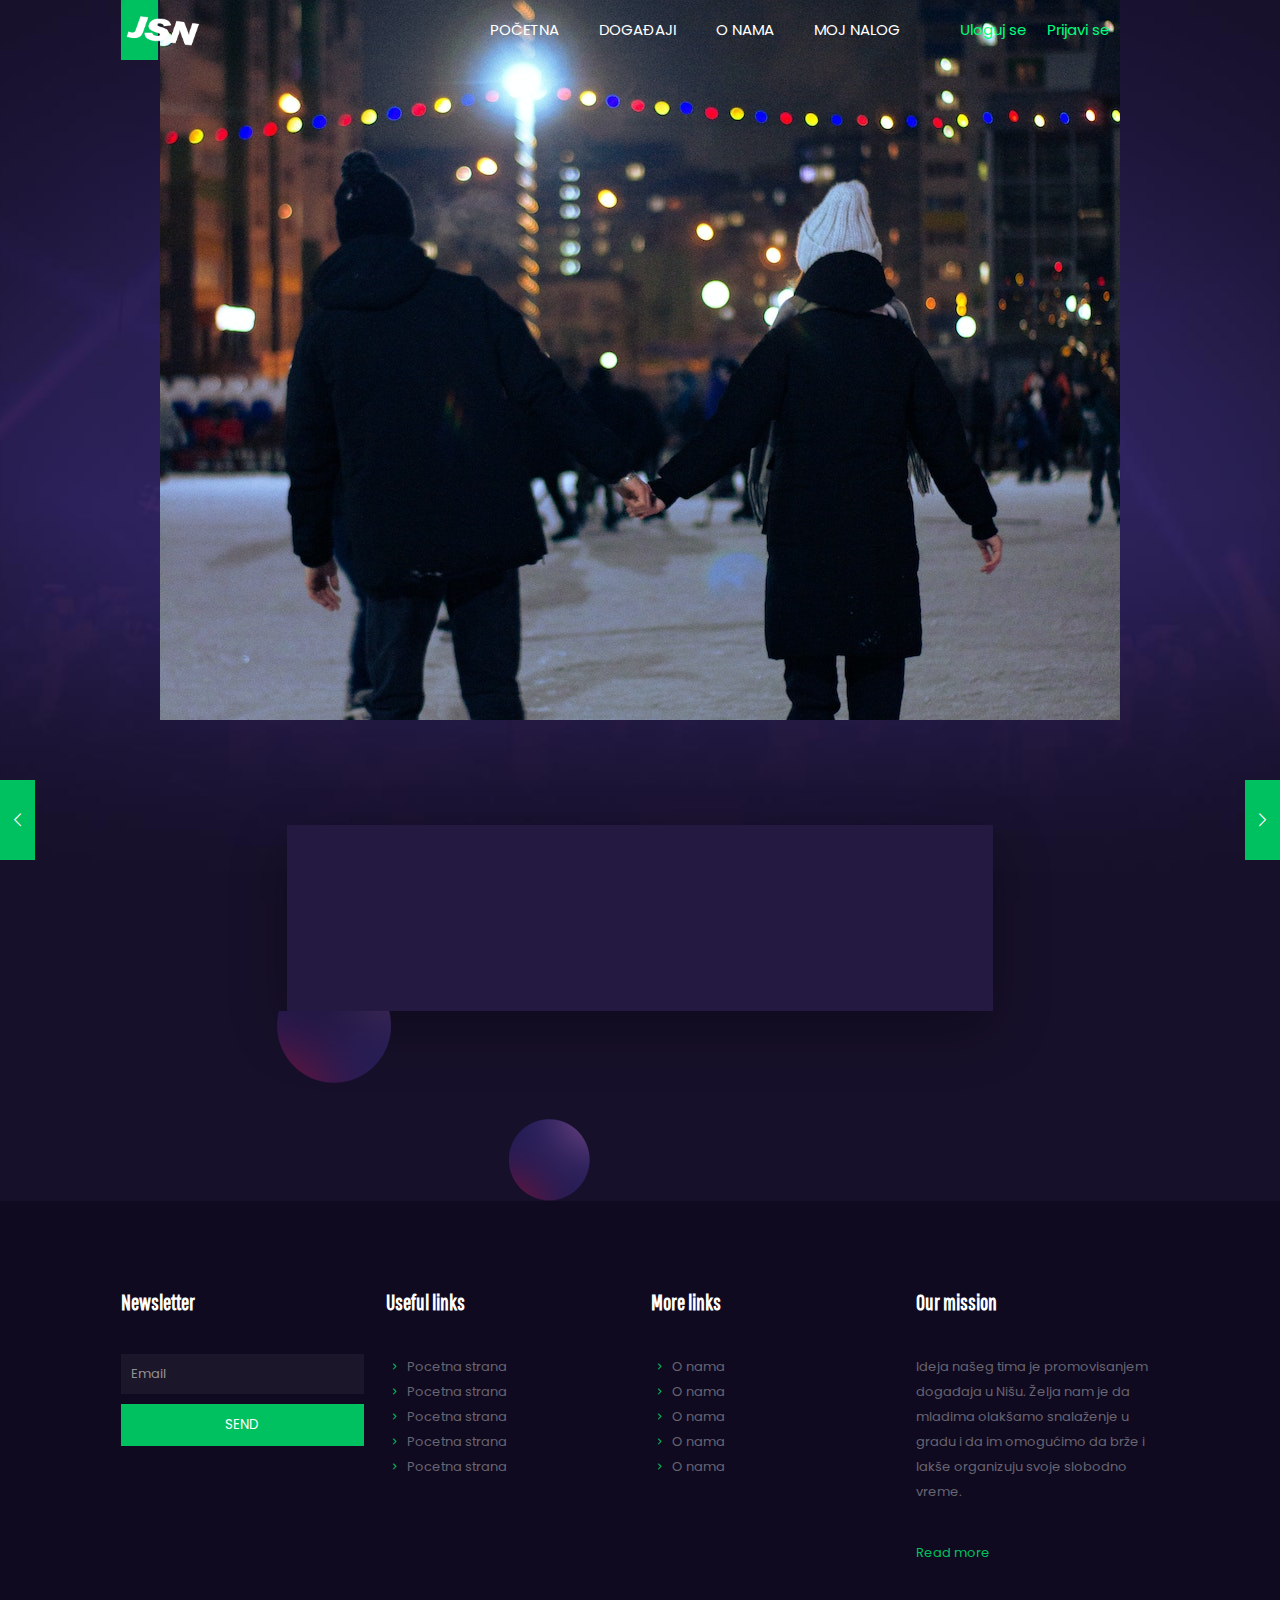
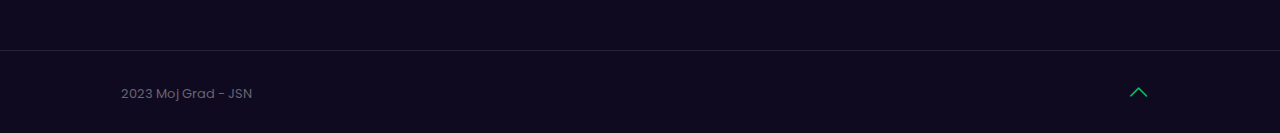
<file: Aplikacija/Klijent/event-details3.html>
<!DOCTYPE html>
<!--[if lt IE 7]><html class="no-js lt-ie10 lt-ie9 lt-ie8 lt-ie7 "> <![endif]-->
<!--[if IE 7]><html class="no-js lt-ie10 lt-ie9 lt-ie8"> <![endif]-->
<!--[if IE 8]><html class="no-js lt-ie10 lt-ie9"> <![endif]-->
<!--[if IE 9]><html class="no-js lt-ie10"> <![endif]-->
<!--[if gt IE 8]><!-->
<html class="no-js">
<!--<![endif]-->

<head>

    <!-- Basic Page Needs -->
    <meta charset="utf-8">
    <title>Moj Grad</title>
    <meta name="description" content="">
    <meta name="author" content="">

    <!-- Mobile Specific Metas -->
    <meta name="viewport" content="width=device-width, initial-scale=1, maximum-scale=1">

    <!-- Icon -->
    <link rel="shortcut icon" href="images/jsn.ico">

    <!-- FONTS -->
    <link rel='stylesheet' href='http://fonts.googleapis.com/css?family=Roboto:100,300,400,400italic,700'>
    <link rel='stylesheet' href='http://fonts.googleapis.com/css?family=Patua+One:100,300,400,400italic,700'>
    <link rel='stylesheet' href='http://fonts.googleapis.com/css?family=Lato:400,400italic,700,700italic,900'>
    <link rel='stylesheet' href='http://fonts.googleapis.com/css?family=Poppins:100,300,400,400italic,500,600,700,700italic,800'>
    <link rel='stylesheet' href='http://fonts.googleapis.com/css?family=Pathway+Gothic+One:100,300,400,400italic,500,600,700,700italic,800'>

    <!-- CSS -->
    <link rel='stylesheet' href='css/global.css'>
    <link rel='stylesheet' href='css/structure.css'>
    <link rel='stylesheet' href='css/event2.css'>
    <link rel='stylesheet' href='css/custom.css'>

</head>

<body class="color-custom style-simple button-flat layout-full-width if-zoom if-border-hide no-content-padding single-template-builder no-shadows header-transparent minimalist-header-no sticky-header sticky-tb-color ab-hide subheader-both-center menu-link-color menuo-right menuo-no-borders logo-no-margin mobile-tb-center mobile-mini-mr-ll tablet-sticky mobile-header-mini mobile-sticky tr-header tr-menu tr-content be-reg-20911">
    <div id="Wrapper">
        <div id="Header_wrapper">
            <header id="Header">
                <div class="header_placeholder"></div>
                <div id="Top_bar">
                    <div class="container">
                        <div class="column one">
                            <div class="top_bar_left clearfix">
                                <div class="logo">
                                    <a id="logo" href="index.html" title="" data-height="60" data-padding="0"><img class="logo-main scale-with-grid" src="images/event2.png" data-retina="images/event2-retina.png" data-height="90" alt="event2"><img class="logo-sticky scale-with-grid" src="images/event2.png" data-retina="images/event2-retina.png" data-height="90" alt="event2"><img class="logo-mobile scale-with-grid" src="images/event2.png" data-retina="images/event2-retina.png" data-height="90" alt="event2"><img class="logo-mobile-sticky scale-with-grid" src="images/event2.png" data-retina="images/event2-retina.png" data-height="90" alt="event2"></a>
                                </div>
                                <div class="menu_wrapper">
                                    <nav id="menu">
                                        <ul id="menu-menu" class="menu menu-main">
                                            <li>
                                                <a href="index.html"><span>POČETNA</span></a>
                                            </li>
                                            <li>
                                                <a href="events.html"><span>DOGAĐAJI</span></a>
                                            </li>
                                            <li>
                                                <a href="about-contact.html"><span>O NAMA</span></a>
                                            </li>
                                            <li id="mojnalog">
                                                <a href="acc.html"><span>MOJ NALOG</span></a>
                                            </li>
                                            <li id="loginclass">
                                                <a href="login.html"><span><span>Uloguj se</span></span></a>
                                            </li>
                                            <li id="registerclass">
                                                <a href="register.html"><span><span>Prijavi se</span></span></a>
                                            </li>
                                        </ul>
                                    </nav>
                                    <a class="responsive-menu-toggle" href="#"><i class="icon-menu-fine"></i></a>
                                </div>
                            </div>
                        </div>
                    </div>
                </div>
            </header>
        </div>
        <div id="Content">
            <div class="content_wrapper clearfix">
                <div class="sections_group">
                  <a class="fixed-nav fixed-nav-prev style-default" href="event-details1.html"><span class="arrow"><i class="icon-left-open-big"></i></span>
		     		<div class="photo"><img src="images/event2-stars-star2.jpg" width="80px" height="80px" class="attachment-blog-navi size-blog-navi wp-post-image">
						</div></a>
                        <a class="fixed-nav fixed-nav-next style-default" href="event-details1.html"><span class="arrow"><i class="icon-right-open-big"></i></span>
						<div class="photo"><img src="images/event2-stars-star2.jpg" width="80px" height="80px" class="attachment-blog-navi size-blog-navi wp-post-image">
						</div></a>
                    <div class="section mcb-section full-screen" style="padding-top:0px; padding-bottom:0px ; background-image:url(images/bottom-pic3.jpg); background-repeat:no-repeat; background-position:center top">
                        <div class="section_wrapper mcb-section-inner">
                            <div class="wrap mcb-wrap one valign-top clearfix">
                                <div class="mcb-wrap-inner">
                                    <div class="column mcb-column one column_column">
                                    <div data-eventdate="" class="column_attr clearfix align_center">
                                            <h1 id="pomm">
                                                
                                            </h1>
                                        </div>
                                    </div>
                                </div>
                            </div>
                        </div>
                    </div>
                    <div class="section mcb-section dark" style="padding-top:0px; padding-bottom:0px">
                        <div class="section_wrapper mcb-section-inner">
                            <div class="wrap mcb-wrap one-sixth  valign-top clearfix">
                                <div class="mcb-wrap-inner">
                                    <div class="column mcb-column one column_placeholder">
                                        <div class="placeholder">
                                            &nbsp;
                                        </div>
                                    </div>
                                </div>
                            </div>
                            <div class="wrap mcb-wrap two-third event2-customshadow column-margin-0px valign-top move-up clearfix" style="padding:35px 0 0 0; background-color:#241941; margin-top:-75px">
                                <div class="mcb-wrap-inner">
                                    <div class="column mcb-column one column_countdown ">
                                        <div class="downcount clearfix" data-date="12/30/2018 12:00:00" data-offset="0">
                                            <div class="column column_quick_fact one-third">
                                                <div class="quick_fact">
                                                    <div data-anim-type="zoomIn" class="animate zoomIn">
                                                        <div class="number-wrapper">
                                                            <div class="number days">
                                                                00
                                                            </div>
                                                        </div>
                                                        <h3 class="title">dana</h3>
                                                        <hr class="hr_narrow">
                                                    </div>
                                                </div>
                                            </div>
                                            <div class="column column_quick_fact one-third">
                                                <div class="quick_fact">
                                                    <div data-anim-type="zoomIn" class="animate zoomIn">
                                                        <div class="number-wrapper">
                                                            <div class="number hours">
                                                                00
                                                            </div>
                                                        </div>
                                                        <h3 class="title">sati</h3>
                                                        <hr class="hr_narrow">
                                                    </div>
                                                </div>
                                            </div>
                                            <div class="column column_quick_fact one-third">
                                                <div class="quick_fact">
                                                    <div data-anim-type="zoomIn" class="animate zoomIn">
                                                        <div class="number-wrapper">
                                                            <div class="number minutes">
                                                                00
                                                            </div>
                                                        </div>
                                                        <h3 class="title">minuta</h3>
                                                        <hr class="hr_narrow">
                                                    </div>
                                                </div>
                                            </div>
                                        </div>
                                    </div>
                                </div>
                            </div>
                        </div>
                    </div>
                    <div class="section mcb-section" style="padding-top:125px; padding-bottom:0px; background-image:url(images/events2-singleevent-dotsbg.png); background-repeat:no-repeat; background-position:left bottom">
                        <div class="section_wrapper mcb-section-inner">
                            <div class="wrap mcb-wrap one valign-top clearfix">
                                <div class="mcb-wrap-inner">
                                    <div class="column mcb-column one-fourth column_placeholder">
                                        <div class="placeholder">
                                            &nbsp;
                                        </div>
                                    </div>
                                    <div class="column mcb-column one-second column_column">
                                        <div class="column_attr clearfix">
                                            
                                            <hr class="no_line" style="margin:-70px auto 10px">
                                            <div id="podaci">
                                                
                                            </div>
                                        </div>
                                    </div>
                                </div>
                            </div>
                        </div>
                    </div>
                    
                    
                    
                </div>
            </div>
        </div>
        <footer id="Footer" class="clearfix">
            <div class="widgets_wrapper" style="padding:70px 0">
                <div class="container">
                    <div class="column one-fourth">
                        <aside class="widget_text widget widget_custom_html">
                            <h4>Newsletter</h4>
                            <div class="textwidget custom-html-widget">
                                <hr class="no_line" style="margin:0 auto 20px">
                                <div role="form" class="wpcf7" id="wpcf7-f70-o1" lang="en-US" dir="ltr">
                                    <div class="screen-reader-response"></div>
                                    <form id="newsletterform" class="newsletter_form">
                                        <input placeholder="Email" type="email" id="email_news" name="email_news" size="40" aria-required="true" aria-invalid="false" />
                                        <input type="button" value="SEND" id="submit" onClick="return check_values_news()">
                                    </form>
                                </div>
                            </div>
                        </aside>
                    </div>
                    <div class="column one-fourth">
                        <aside class="widget_text widget widget_custom_html">
                            <h4>Useful links</h4>
                            <div class="textwidget custom-html-widget">
                                <hr class="no_line" style="margin:0 auto 20px">
                                <ul>
                                    <a href="index.html">
                                        <li>
                                            <i class="themecolor icon-right-open-mini"></i> Pocetna strana
                                        </li>
                                    </a>
                                    <a href="index.html">
                                        <li>
                                            <i class="themecolor icon-right-open-mini"></i> Pocetna strana
                                        </li>
                                    </a>
                                    <a href="index.html">
                                        <li>
                                            <i class="themecolor icon-right-open-mini"></i> Pocetna strana
                                        </li>
                                    </a>
                                    <a href="index.html">
                                        <li>
                                            <i class="themecolor icon-right-open-mini"></i> Pocetna strana
                                        </li>
                                    </a>
                                    <a href="index.html">
                                        <li>
                                            <i class="themecolor icon-right-open-mini"></i> Pocetna strana
                                        </li>
                                    </a>
                                </ul>
                            </div>
                        </aside>
                    </div>
                    <div class="column one-fourth">
                        <aside class="widget_text widget widget_custom_html">
                            <h4>More links</h4>
                            <div class="textwidget custom-html-widget">
                                <hr class="no_line" style="margin:0 auto 20px">
                                <ul>
                                    <a href="about-contact.html">
                                        <li>
                                            <i class="themecolor icon-right-open-mini"></i> O nama
                                        </li>
                                    </a>
                                    <a href="about-contact.html">
                                        <li>
                                            <i class="themecolor icon-right-open-mini"></i> O nama 
                                        </li>
                                    </a>
                                    <a href="about-contact.html">
                                        <li>
                                            <i class="themecolor icon-right-open-mini"></i> O nama
                                        </li>
                                    </a>
                                    <a href="about-contact.html">
                                        <li>
                                            <i class="themecolor icon-right-open-mini"></i> O nama
                                        </li>
                                    </a>
                                    <a href="about-contact.html">
                                        <li>
                                            <i class="themecolor icon-right-open-mini"></i> O nama
                                        </li>
                                    </a>
                                </ul>
                            </div>
                        </aside>
                    </div>
                    <div class="column one-fourth">
                        <aside class="widget_text widget widget_custom_html">
                            <h4>Our mission</h4>
                            <div class="textwidget custom-html-widget">
                                <hr class="no_line" style="margin:0 auto 20px">
                                <p>
                                    Ideja našeg tima je promovisanjem događaja u Nišu. Želja nam je da mladima olakšamo snalaženje u gradu i da im omogućimo da brže i lakše organizuju svoje slobodno vreme.
                                </p>
                                <hr class="no_line" style="margin:0 auto 20px">
                                <a class="themecolor" href="about-contact.html">Read more</a>
                            </div>
                        </aside>
                    </div>
                </div>
            </div>
            <div class="footer_copy">
                <div class="container">
                    <div class="column one">
                        <a id="back_to_top" class="button button_js" href="#"><i class="icon-up-open-big"></i></a>
                        <div class="copyright">
                            2023 Moj Grad - JSN 
                        </div>
                    </div>
                </div>
            </div>
        </footer>
    </div>


    <!-- JS -->
    <script src="js/jquery-2.1.4.min.js"></script>

    <script src="js/mfn.menu.js"></script>
    <script src="js/jquery.plugins.js"></script>
    <script src="js/jquery.jplayer.min.js"></script>
    <script src="js/animations/animations.js"></script>
 <!--   <script src="js/translate3d.js"></script>-->
    <script src="js/scripts.js"></script>
    <script src="js/email.js"></script>
    <script src="js/prikazinaeventdetails.js"></script>
    

    <script>
        jQuery(document).ready(function() {
                fun();
                
        });
       async function fun() {
           var b=localStorage.getItem('iddogadjaja');
           var c=localStorage.getItem('kategorija');
           const topEv=document.getElementById("pomm");
          
            //document.getElementById("pomm").innerHTML = b+c;
            if(c==1){
            let headers = new Headers(); 
             headers.append('Access-Control-Allow-Origin', 'http://localhost:5016');
             
             const filmo = await fetch(`http://localhost:5016/Filmovi/PreuzmiPodatkeOFilmu/${b}`,{
                method: "GET"
             });

                const dog = await filmo.json();
                console.log(dog);
                localStorage.setItem('dan',dog.day);
                localStorage.setItem('mesec',dog.month);
                localStorage.setItem('godina',dog.year)
                localStorage.setItem('sati',dog.hours);
                localStorage.setItem('minuti',dog.minutes);
                topEv.innerHTML="";
                oneEvent=genTopEventsHtmlFNaslov(c, dog.id,dog.naziv,dog.datumVreme, dog.day,dog.month,dog.year,dog.hours,dog.minutes, dog.zanr, dog.mesto, dog.cenaKarte,dog.brMesta, dog.glumci,dog.kratakOpis,dog.zanr,dog.vremeTrajanja);        
                topEv.innerHTML=oneEvent;
                
                const podaci=document.getElementById("podaci");
                podaci.innerHTML="";
                oneEvent1=genTopEventsHtmlFPodaci(c, dog.id,dog.naziv,dog.datumVreme, dog.day,dog.month,dog.year,dog.hours,dog.minutes, dog.zanr, dog.mesto, dog.cenaKarte,dog.brMesta, dog.glumci,dog.kratakOpis,dog.zanr,dog.vremeTrajanjaUMin);        
                podaci.innerHTML=oneEvent1;
              
        
            }
            if(c==2){
            let headers = new Headers(); 
             headers.append('Access-Control-Allow-Origin', 'http://localhost:5016');
             
             const pred = await fetch(`http://localhost:5016/Predstave/PreuzmiPodatkeOPredstavi/${b}`,{
                method: "GET"
             });

                const dog = await pred.json();
                console.log(dog);
               localStorage.setItem('dan',dog.day);
                localStorage.setItem('mesec',dog.month);
                localStorage.setItem('godina',dog.year)
                localStorage.setItem('sati',dog.hours);
                localStorage.setItem('minuti',dog.minutes); 
               topEv.innerHTML="";
                oneEvent=genTopEventsHtmlPNaslov(c, dog.id,dog.naziv,dog.datumVreme, dog.day,dog.month,dog.year,dog.hours,dog.minutes, dog.mesto, dog.cenaKarte,dog.brMesta, dog.glumci, dog.kratakOpis);       
                topEv.innerHTML=oneEvent;
                
                const podaci=document.getElementById("podaci");
                podaci.innerHTML="";
                oneEvent1=genTopEventsHtmlPPodaci(c, dog.id,dog.naziv,dog.datumVreme,dog.day,dog.month,dog.year,dog.hours,dog.minutes, dog.mesto, dog.cenaKarte,dog.brMesta, dog.glumci, dog.kratakOpis);        
                podaci.innerHTML=oneEvent1;
            }
            if(c==3){
            let headers = new Headers(); 
             headers.append('Access-Control-Allow-Origin', 'http://localhost:5016');
             
             const kon = await fetch(`http://localhost:5016/Koncerti/VratiKoncert/${b}`,{
                method: "GET"
             });

                const dog = await kon.json();
                console.log(dog);
               
                localStorage.setItem('dan',dog.day);
                localStorage.setItem('mesec',dog.month);
                localStorage.setItem('godina',dog.year)
                localStorage.setItem('sati',dog.hours);
                localStorage.setItem('minuti',dog.minutes);
               localStorage.reload;

                topEv.innerHTML="";
                oneEvent=genTopEventsHtmlKNaslov(c, dog.id,dog.naziv,dog.datumVreme, dog.day,dog.month,dog.year,dog.hours,dog.minutes, dog.mesto, dog.cenaKarte,dog.brMesta, dog.gosti, dog.izvodjac);       
                topEv.innerHTML=oneEvent;
                
                const podaci=document.getElementById("podaci");
                podaci.innerHTML="";
                oneEvent1=genTopEventsHtmlKPodaci(c, dog.id,dog.naziv,dog.datumVreme, dog.day,dog.month,dog.year,dog.hours,dog.minutes, dog.mesto, dog.cenaKarte,dog.brMesta, dog.gosti, dog.izvodjac);        
                podaci.innerHTML=oneEvent1;
            }
            if(c==4){
            let headers = new Headers(); 
             headers.append('Access-Control-Allow-Origin', 'http://localhost:5016');
             
             const sp = await fetch(`http://localhost:5016/Utakmice/PreuzmiPodatkeOUtakmici/${b}`,{
                method: "GET"
             });

                const dog = await sp.json();
                console.log(dog);
                localStorage.setItem('dan',dog.day);
                localStorage.setItem('mesec',dog.month);
                localStorage.setItem('godina',dog.year)
                localStorage.setItem('sati',dog.hours);
                localStorage.setItem('minuti',dog.minutes);
                topEv.innerHTML="";
                oneEvent=genTopEventsHtmlSNaslov(c, dog.id,dog.naziv,dog.datumVreme, dog.day,dog.month,dog.year,dog.hours,dog.minutes, dog.mesto, dog.cenaKarte,dog.brMesta,dog.klub1, dog.klub2,dog.sport);       
                topEv.innerHTML=oneEvent;
                
                const podaci=document.getElementById("podaci");
                podaci.innerHTML="";
                oneEvent1=genTopEventsHtmlSPodaci(c, dog.id,dog.naziv,dog.datumVreme, dog.day,dog.month,dog.year,dog.hours,dog.minutes, dog.mesto, dog.cenaKarte,dog.brMesta, dog.klub1, dog.klub2,dog.sport);        
                podaci.innerHTML=oneEvent1;
            }
            if(c==5)
            {
                let headers = new Headers(); 
             headers.append('Access-Control-Allow-Origin', 'http://localhost:5016');
             
             const doga = await fetch(`http://localhost:5016/OstaliDogadjaji/PreuzmiPodatkeOOstalomDogadjaju/${b}`,{
                method: "GET"
             });

                const dog = await doga.json();
                console.log(dog);
                localStorage.setItem('dan',dog.day);
                localStorage.setItem('mesec',dog.month);
                localStorage.setItem('godina',dog.year)
                localStorage.setItem('sati',dog.hours);
                localStorage.setItem('minuti',dog.minutes);
                var traje=new Date(dog.trajeDo);
                var s=traje.getHours();
                var m=traje.getMinutes();
                var dat=traje.getDate();
                var mes=traje.getMonth();
                var god=traje.getFullYear();
                topEv.innerHTML="";
                oneEvent=genTopEventsHtmlONaslov(c, dog.id,dog.naziv,dog.datumVreme, dog.day,dog.month,dog.year,dog.hours,dog.minutes, dog.mesto, dog.cenaKarte,dog.kratakOpis,s,m,dat,mes,god);       
                topEv.innerHTML=oneEvent;
                
                const podaci=document.getElementById("podaci");
                podaci.innerHTML="";
                oneEvent1=genTopEventsHtmlOPodaci(c, dog.id,dog.naziv,dog.datumVreme, dog.day,dog.month,dog.year,dog.hours,dog.minutes, dog.mesto, dog.cenaKarte,dog.kratakOpis,dog.trajeDo);        
                podaci.innerHTML=oneEvent1;

            }
          
        }
      
    function genTopEventsHtmlFNaslov(c, id, naziv, datumvreme, day,month,year,hours,minutes, zanr, mesto, cenaKarte,brMesta, glumci,kratakOpis,zanr,vremeTrajanja)
   {
        if(minutes <10){
       return `${naziv}
                     <br> ${day}.${month}.${year}. u ${hours}:0${minutes}h 
       `}
    else
        {
        return `${naziv}
                     <br> ${day}.${month}.${year}. u ${hours}:${minutes}h `
        }
    }
    function genTopEventsHtmlFPodaci(c, id, naziv, datumvreme, day,month,year,hours,minutes, zanr, mesto, cenaKarte,brMesta, glumci,kratakOpis,zanr,vremeTrajanja)
   {
       return`<h5>Žanr: ${zanr} </h5>
              <h5>Vreme trajanja: ${vremeTrajanja} minuta</h5>
              <h5>Opis: ${kratakOpis} </h5>
                <h5>Cena karte: ${cenaKarte} dinara</h5> 
           <!--<h5>Glumci:<div id=glum onclick="glumci(${glumci})"> </div></h5>-->
                <h5> Mesto održavanja: ${mesto}</h5>
                <h5> Broj sedišta na raspolaganju: ${brMesta}</h5>
                <div class="button-love" ondblclick="dodajuzainteresovane(${id}, ${c})">
                       <span class="love-text">Do you like it?</span><a href="#" class="mfn-love " data-id="76"><span class="icons-wrapper"><i class="icon-heart-empty-fa"></i><i class="icon-heart-fa"></i></span><span class="label">*</span></a>
                </div>
                
        `
    }    
    function genTopEventsHtmlPPodaci(c, id, naziv, datumVreme, day,month,year,hours,minutes,mesto, cenaKarte,brMesta, glumci, kratakOpis)
   {
       return`
                <h5>Opis: ${kratakOpis} </h5>
                <h5>Cena karte: ${cenaKarte} dinara</h5> 
             <!--<h5>Glumci: </h5>-->
                <h5> Mesto održavanja: ${mesto}</h5>
                <h5> Broj sedišta na raspolaganju: ${brMesta}</h5>
                <div class="button-love" ondblclick="dodajuzainteresovane(${id}, ${c})">
                       <span class="love-text">Do you like it?</span><a href="#" class="mfn-love " data-id="76"><span class="icons-wrapper"><i class="icon-heart-empty-fa"></i><i class="icon-heart-fa"></i></span><span class="label">*</span></a>
                </div>
                
        `
    }    
    function genTopEventsHtmlPNaslov(c, id, naziv, datumvreme, day,month,year,hours,minutes, mesto, cenaKarte,brMesta, glumci, kratakOpis)
   {
    if(minutes <10){
       return `${naziv}
               <br> ${day}.${month}.${year}. u ${hours}:0${minutes}h `
       }
   else
   {
     return `${naziv}
             <br>  ${day}.${month}.${year}. u ${hours}:${minutes}h`
    }
    }  
    function genTopEventsHtmlKNaslov(c, id, naziv, datumVreme, day,month,year,hours,minutes, mesto, cenaKarte,brMesta, gosti, izvodjac)
   {
        if(minutes <10){
       return `${naziv}
                     <br> ${day}.${month}.${year}. u ${hours}:0${minutes}h 
       `}
    else
        {
        return `${naziv}
                     <br> ${day}.${month}.${year}. u ${hours}:${minutes}h `
        }
    }
    function genTopEventsHtmlKPodaci(c, id, naziv, datumVreme, day,month,year,hours,minutes, mesto, cenaKarte,brMesta, gosti, izvodjac)
   {
       return`
                <h5>Izvodjač: ${izvodjac} </h5>
                <h5>Cena karte: ${cenaKarte} dinara</h5> 
             <!--<h5>Gosti:</h5>-->
                <h5> Mesto održavanja: ${mesto}</h5>
                <h5> Broj sedišta na raspolaganju: ${brMesta}</h5>
                <div class="button-love" ondblclick="dodajuzainteresovane(${id}, ${c})">
                       <span class="love-text">Do you like it?</span><a href="#" class="mfn-love " data-id="76"><span class="icons-wrapper"><i class="icon-heart-empty-fa"></i><i class="icon-heart-fa"></i></span><span class="label">*</span></a>
                </div>
        `
    } 
    function genTopEventsHtmlSNaslov(c, id, naziv, datumVreme, day,month,year,hours,minutes, mesto, cenaKarte,brMesta, klub1, klub2,sport)
   {
        if(minutes <10){
       return `${naziv}
                     <br> ${day}.${month}.${year}. u ${hours}:0${minutes}h 
       `}
    else
        {
        return `${naziv}
                     <br> ${day}.${month}.${year}. u ${hours}:${minutes}h `
        }
    }
    function genTopEventsHtmlSPodaci(c, id, naziv, datumVreme, day,month,year,hours,minutes, mesto, cenaKarte, brMesta, klub1, klub2,sport)
   {
       return`
                <h5>Sport: ${sport} </h5>
                <h5>Klub1: ${klub1} </h5>
                <h5>Klub2: ${klub2} </h5>
                <h5>Cena karte: ${cenaKarte} dinara</h5> 
                <h5> Mesto održavanja: ${mesto}</h5>
                <h5> Broj sedišta na raspolaganju: ${brMesta}</h5>
                <div class="button-love" ondblclick="dodajuzainteresovane(${id}, ${c})">
                       <span class="love-text">Do you like it?</span><a href="#" class="mfn-love " data-id="76"><span class="icons-wrapper"><i class="icon-heart-empty-fa"></i><i class="icon-heart-fa"></i></span><span class="label">*</span></a>
                </div>
        `
    }
    function genTopEventsHtmlONaslov(c, id, naziv, datumVreme, day,month,year,hours,minutes, mesto, cenaKarte,kratakOpis,s,m,dat,mes,god)
   {
        if(minutes <10 || m<10){
            if(m<10)
            {
                if(minutes<10){
                return `${naziv}
                     <br> ${day}.${month}.${year}. u ${hours}:0${minutes}h - ${dat}.${mes}.${god}. u ${s}:0${m}h`
                    }
                    else{
                        return `${naziv}
                     <br> ${day}.${month}.${year}. u ${hours}:${minutes}h - ${dat}.${mes}.${god}. u ${s}:0${m}h`
                    }
            }
            else
            {
                if(m<10)
                {
                return `${naziv}
                     <br> ${day}.${month}.${year}. u ${hours}:0${minutes}h - ${dat}.${mes}.${god}. u ${s}:0${m}h`
                }
                else{
                    return `${naziv}
                     <br> ${day}.${month}.${year}. u ${hours}:0${minutes}h - ${dat}.${mes}.${god}. u ${s}:${m}h`
                }
            }
        }
    else
        {
            
        return `${naziv}
                     <br> ${day}.${month}.${year}. u ${hours}:${minutes}h - ${dat}.${mes}.${god}. u ${s}:${m}h `
        }
    } 
    function genTopEventsHtmlOPodaci(c, id, naziv, datumVreme, day,month,year,hours,minutes, mesto, cenaKarte, kratakOpis,trajeDo)
   {
       return`
                 <h5>Opis: ${kratakOpis} </h5>
                <h5>Cena karte: ${cenaKarte} dinara</h5> 
                <h5> Mesto održavanja: ${mesto}</h5>
                <div class="button-love" ondblclick="dodajuzainteresovane(${id}, ${c})">
                       <span class="love-text">Do you like it?</span><a href="#" class="mfn-love " data-id="76"><span class="icons-wrapper"><i class="icon-heart-empty-fa"></i><i class="icon-heart-fa"></i></span><span class="label">*</span></a>
                </div>
        `
    }
   
    /*  jQuery(document).ready(function() {
             jQuery('glum').click(function() {
                glumci(glumci);
             });
         });
         function glumci(glumci){
            
            glumci.forEach(element => {
                console.log(element.ime);
            });
         }*/
  </script>    

<!--Dodaj u omiljene-->
<script>
    jQuery(document).ready(function() {
             jQuery('button-love').dblclick(function() {
                 dodajuzainteresovane(id, kateg);
             });
         });

    async function dodajuzainteresovane(id, kat) {
        
        var novKorisnik = localStorage.getItem('Korisnik');
        var kor2 = JSON.parse(novKorisnik);
        console.log(kor2);
        if(kor2.fleg==="da"){
            console.log("uslo u dodaj u omiljene");
            var idd=id;//localStorage.getItem('iddogadjaja');
            var kateg=kat;//localStorage.getItem('kategorija');
            console.log(idd);
            console.log(kateg)
            if(kateg===1){
                //film
                    let headers = new Headers(); 
                    headers.append('Access-Control-Allow-Origin', 'http://localhost:5016');
                    
                    const dogf = await fetch(`http://localhost:5016/Filmovi/PreuzmiPodatkeOFilmu/${idd}`,{
                        method: "GET"
                        
                    }).then(function(response) {
                        return response.json();});
                // let filmmm= dogf.json();
                    //console.log("sad sam tu");
                    console.log(dogf);
                    var i =0;
                    kor2.dogadjaji.forEach(d => {
                        i++;
                    });
                    kor2.dogadjaji[i]=dogf;
                    //kor2.dogadjaji.append(dogf);
                    console.log(kor2);

                    let headers2 = new Headers(); 
                    headers2.append('Access-Control-Allow-Origin', 'http://localhost:5016');
                    const azurirajkor = await fetch(`http://localhost:5016/Korisnici/DodajDogadjajOdInteresovanja/${kor2.email}/${idd}`,{
                        method: "PUT"
                    });

                    localStorage.removeItem('Korisnik');

                    var kor = JSON.stringify(kor2);
                    console.log(kor);

                    localStorage.setItem('Korisnik', kor);
                    console.log(kor);
            }
            if(kateg===2){
                //predstava
                    let headers = new Headers(); 
                    headers.append('Access-Control-Allow-Origin', 'http://localhost:5016');
                    
                    const dogp = await fetch(`http://localhost:5016/Predstave/PreuzmiPodatkeOPredstavi/${idd}`,{
                        method: "GET"
                        
                    }).then(function(response) {
                        return response.json();});
                // let filmmm= dogf.json();
                    //console.log("sad sam tu");
                    console.log(dogp);
                    var i =0;
                    kor2.dogadjaji.forEach(d => {
                        i++;
                    });
                    kor2.dogadjaji[i]=dogp;
                    //kor2.dogadjaji.append(dogf);
                    console.log(kor2);

                    let headers2 = new Headers(); 
                    headers2.append('Access-Control-Allow-Origin', 'http://localhost:5016');
                    const azurirajkor = await fetch(`http://localhost:5016/Korisnici/DodajDogadjajOdInteresovanja/${kor2.email}/${idd}`,{
                        method: "PUT"
                    });

                    localStorage.removeItem('Korisnik');

                    var kor = JSON.stringify(kor2);
                    console.log(kor);

                    localStorage.setItem('Korisnik', kor);
                    console.log(kor);
            }
            if(kateg===3){
                //koncert
                    let headers = new Headers(); 
                    headers.append('Access-Control-Allow-Origin', 'http://localhost:5016');
                    
                    const dogk = await fetch(`http://localhost:5016/Koncerti/VratiKoncert/${idd}`,{
                        method: "GET"
                        
                    }).then(function(response) {
                        return response.json();});
                // let filmmm= dogf.json();
                    console.log("sad sam tu");
                    console.log(dogk);
                    var i =0;
                    kor2.dogadjaji.forEach(d => {
                        i++;
                    });
                    kor2.dogadjaji[i]=dogk;
                    //kor2.dogadjaji.append(dogf);
                    console.log(kor2);

                    let headers2 = new Headers(); 
                    headers2.append('Access-Control-Allow-Origin', 'http://localhost:5016');
                    const azurirajkor = await fetch(`http://localhost:5016/Korisnici/DodajDogadjajOdInteresovanja/${kor2.email}/${idd}`,{
                        method: "PUT"
                    });

                    localStorage.removeItem('Korisnik');

                    var kor = JSON.stringify(kor2);
                    console.log(kor);

                    localStorage.setItem('Korisnik', kor);
                    console.log(kor);
            }
            if(kateg===4){
                //utakmica
                    let headers = new Headers(); 
                    headers.append('Access-Control-Allow-Origin', 'http://localhost:5016');
                    
                    const dogu = await fetch(`http://localhost:5016/Filmovi/PreuzmiPodatkeOFilmu/${idd}`,{
                        method: "GET"
                        
                    }).then(function(response) {
                        return response.json();});
                // let filmmm= dogf.json();
                    console.log("sad sam tu");
                    console.log(dogu);
                    var i =0;
                    kor2.dogadjaji.forEach(d => {
                        i++;
                    });
                    kor2.dogadjaji[i]=dogu;
                    //kor2.dogadjaji.append(dogf);
                    console.log(kor2);

                    let headers2 = new Headers(); 
                    headers2.append('Access-Control-Allow-Origin', 'http://localhost:5016');
                    const azurirajkor = await fetch(`http://localhost:5016/Korisnici/DodajDogadjajOdInteresovanja/${kor2.email}/${idd}`,{
                        method: "PUT"
                    });

                    localStorage.removeItem('Korisnik');

                    var kor = JSON.stringify(kor2);
                    console.log(kor);

                    localStorage.setItem('Korisnik', kor);
                    console.log(kor);
            }
            if(kateg===5){
                //ostalo
                    let headers = new Headers(); 
                    headers.append('Access-Control-Allow-Origin', 'http://localhost:5016');
                    
                    const dogo = await fetch(`http://localhost:5016/OstaliDogadjaji/PreuzmiPodatkeOOstalomDogadjaju/${idd}`,{
                        method: "GET"
                        
                    }).then(function(response) {
                        return response.json();});
                // let filmmm= dogf.json();
                    console.log("sad sam tu");
                    console.log(dogo);
                    var i =0;
                    kor2.dogadjaji.forEach(d => {
                        i++;
                    });
                    kor2.dogadjaji[i]=dogo;
                    //kor2.dogadjaji.append(dogf);
                    console.log(kor2);

                    let headers2 = new Headers(); 
                    headers2.append('Access-Control-Allow-Origin', 'http://localhost:5016');
                    const azurirajkor = await fetch(`http://localhost:5016/Korisnici/DodajDogadjajOdInteresovanja/${kor2.email}/${idd}`,{
                        method: "PUT"
                    });

                    localStorage.removeItem('Korisnik');

                    var kor = JSON.stringify(kor2);
                    console.log(kor);

                    localStorage.setItem('Korisnik', kor);
                    console.log(kor);
            }
        }
     //localStorage.setItem('iddogadjaja',id);
     //localStorage.setItem('kategorija',ka);
    }
 </script>

<!--Sat-->
     <script>
       
mfnSetup = {
    translate: null
};


(function( $ ){
    "use strict";
    
    /* ------------------------------------------------------------------------
     * 
     * mfnSetup
     *
     * --------------------------------------------------------------------- */
    
    
    // has3d ------------------------------------------------
    
    var has3d = function(){
    	
        if ( ! window.getComputedStyle ) {
            return false;
        }

        var el = document.createElement('div'), 
            has3d,
            transforms = {
                'webkitTransform':'-webkit-transform',
                'OTransform':'-o-transform',
                'msTransform':'-ms-transform',
                'MozTransform':'-moz-transform',
                'transform':'transform'
            };

        document.body.insertBefore(el, null);

        for (var t in transforms) {
            if (el.style[t] !== undefined) {
                el.style[t] = "translate3d(1px,1px,1px)";
                has3d = window.getComputedStyle(el).getPropertyValue(transforms[t]);
            }
        }

        document.body.removeChild(el);

        return( has3d !== undefined && has3d !== null && has3d.length > 0 && has3d !== "none" );
    }

   // let currentdate= new Date();
	//setInterval(function () {currentdate = new Date()}, 1000);	
               let eventDate=localStorage.getItem('dan');
               let eventHours=localStorage.getItem('sati');
               let eventMinutes=localStorage.getItem('minuti');
               let eventMonth=localStorage.getItem('mesec');
               let eventYear=localStorage.getItem('godina');
    
					
const targetDate = new Date(eventYear,eventMonth-1,eventDate,eventHours,eventMinutes);
console.log(targetDate);
function countdown() {
  // get the current date and time
  const now = new Date();

  // calculate the time difference between now and the target date
  const timeDiff = targetDate.getTime() - now.getTime();

  // calculate the number of days, hours, and minutes remaining
  const days = Math.floor(timeDiff / (1000 * 60 * 60 * 24));
  const hours = Math.floor((timeDiff % (1000 * 60 * 60 * 24)) / (1000 * 60 * 60));
  const minutes = Math.floor((timeDiff % (1000 * 60 * 60)) / (1000 * 60));

document.getElementsByClassName("number hours")[0].textContent=hours; 
document.getElementsByClassName("number days")[0].textContent=days; 
document.getElementsByClassName("number minutes")[0].textContent=minutes+1;
}

// call the countdown function every minute
setInterval(countdown, 1);
 
  
					
    
    // browserPrefix ------------------------------------------------
    
    var browserPrefix = function () {
    	
        var el = document.createElement('div'),
        	vendor = ["ms", "O", "Webkit", "Moz"],
        	i, prefix;
        
        for (i in vendor) {
            if (el.style[vendor[i] + "Transition"] !== undefined) {
            	prefix = vendor[i];
                break;
            }
        }
        return prefix;
    };


    // __construct ------------------------------------------------
    
    var __construct = function () {

        if( has3d() ){
        	
        	mfnSetup.translate = function (el, x, y) {
                el.css( '-' + browserPrefix() + '-transform', 'translate3d(' + x + ', ' + y + ', 0)' );
            };
            
        } else {
        	
            mfnSetup.translate = function (el, x, y) {
                el.css({ "left": x, "top": y });
            };
            
        }
    };

    __construct();

})(jQuery);


(function( $ ){
    "use strict";
    
    /* ------------------------------------------------------------------------
     * 
     * $.fn.mfnParallax
     *
     * --------------------------------------------------------------------- */
 
    $.fn.mfnParallax = function () {
    	
        var el = $(this),
        	parent = el.parent(),
        	speed = 500,
        	element, parentPos, windowH, translate;

        
        // imageSize ------------------------------------------------
        
        var imageSize = function( img ){
        	
        	var w, h, l, t;	// width, height, left, top
        	
        	var imageW = img.get(0).naturalWidth;
        	var imageH = img.get(0).naturalHeight;
        	
        	var parentW = img.parent().outerWidth();
        	var parentH = img.parent().outerHeight();
        	
        	var windowH = $(window).height()
        	
        	// fix for small sections
        	if( windowH > parentH ){
        		parentH = windowH;
        	}
        	
        	var diff = imageW / parentW;
        	
        	if( (imageH / diff) < parentH ){
        		
        		w = imageW / (imageH / parentH);
        		h = parentH;
        		
        		if( w > imageW ){
        			
        			if( h > windowH ){
        				
        				w = imageW / (imageH / windowH);
        				h = windowH;
        				
        			} else {
        				
        				w = imageW;
            			h = imageH;
            			
        			}

        		}
        		
        	} else {
        		
        		w = parentW;
        		h = imageH / diff;
        		
        	}
        	
        	l = ( parentW - w ) / 2;
            t = ( parentH - h ) / 2;
            
            return [w, h, l, t];    	
        }
        
        
        // parallax ------------------------------------------------
        
        var parallax = function(){
        	
        	var scrollTop = $(window).scrollTop(),
        		scrollDiff, ratio, translateTop;

            if( parentPos !== undefined ){

                if( scrollTop >= parentPos.min && scrollTop <= parentPos.max ) {
                	
                    scrollDiff = scrollTop - parentPos.min;
                    ratio = scrollDiff / parentPos.height;
   
                    translateTop = windowH + ( ratio * speed ) - scrollDiff - ( speed * ( windowH / parentPos.height ) ) ;

                    mfnSetup.translate( el, element.left + "px", -Math.round( translateTop ) + "px" );
                }
                
            }
        };
        
        
        // init ------------------------------------------------
        
        var init = function(){

        	windowH = $(window).height();
        	

            var initElement = function () {

                var size = imageSize( el );
                
                el.removeAttr('style').css({
                	'width'		: size[0],
                    'height'	: size[1]
                });

                mfnSetup.translate(el, size[2] + "px", size[3] + "px");
                
                return {
                	'width'		: size[0],
                    'height'	: size[1],
                    'left'		: size[2],
                    'top'		: size[3]
                };
            };

            element = initElement();
            
            
            var initParent = function () {
            	
                var min = parent.offset().top - $(window).height();
                var max = parent.offset().top + $(parent).outerHeight();

                return {
                    'min'		: min,
                    'max'		: max,
                    'height'	: max - min
                };
            };
            
            parentPos = initParent();
        };

        
        // reload ------------------------------------------------
        
        var reload = function () {
        	
            setTimeout(function () {
                init();
                parallax();
            }, 200);
            
        };
        
        
        // .bind() ------------------------------------------------
        
        $(window).bind('load resize', reload);
        $(window).bind('scroll', parallax);

    };   
    

    /* ------------------------------------------------------------------------
     * 
     * $(document).ready
     *
     * --------------------------------------------------------------------- */
    
    $(document).ready(function() {
		
		if( $(".mfn-parallax").length ) {
        	
            $(".mfn-parallax").each( function(){
            	$(this).mfnParallax();
            });

        }
		
	});
    
    
})(jQuery);

     </script> 

 </body>

</html>
</file>
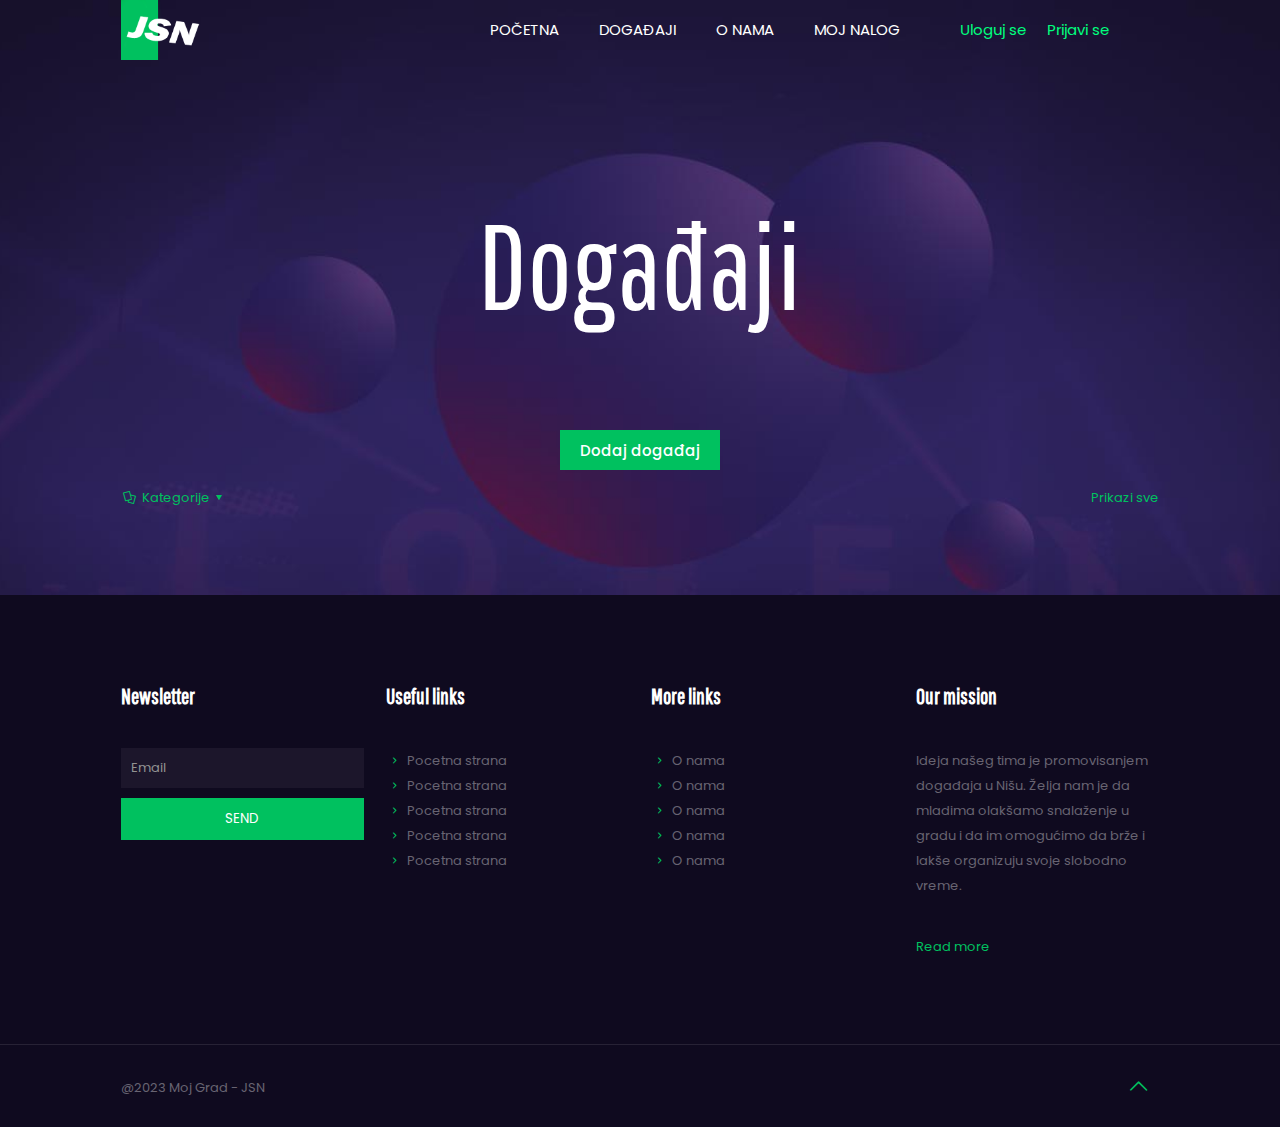
<file: Aplikacija/Klijent/events.html>
<!DOCTYPE html>
<!--[if lt IE 7]><html class="no-js lt-ie10 lt-ie9 lt-ie8 lt-ie7 "> <![endif]-->
<!--[if IE 7]><html class="no-js lt-ie10 lt-ie9 lt-ie8"> <![endif]-->
<!--[if IE 8]><html class="no-js lt-ie10 lt-ie9"> <![endif]-->
<!--[if IE 9]><html class="no-js lt-ie10"> <![endif]-->
<!--[if gt IE 8]><!-->
<html class="no-js">
<!--<![endif]-->

<head>

    <!-- Basic Page Needs -->
    <meta charset="utf-8">
    <title>Moj Grad</title>
    <meta name="description" content="">
    <meta name="author" content="">

    <!-- Mobile Specific Metas -->
    <meta name="viewport" content="width=device-width, initial-scale=1, maximum-scale=1">

    <!-- Icon -->
    <link rel="shortcut icon" href="images/jsn.ico">

    <!-- FONTS -->
    <link rel='stylesheet' href='http://fonts.googleapis.com/css?family=Roboto:100,300,400,400italic,700'>
    <link rel='stylesheet' href='http://fonts.googleapis.com/css?family=Patua+One:100,300,400,400italic,700'>
    <link rel='stylesheet' href='http://fonts.googleapis.com/css?family=Lato:400,400italic,700,700italic,900'>
    <link rel='stylesheet' href='http://fonts.googleapis.com/css?family=Poppins:100,300,400,400italic,500,600,700,700italic,800'>
    <link rel='stylesheet' href='http://fonts.googleapis.com/css?family=Pathway+Gothic+One:100,300,400,400italic,500,600,700,700italic,800'>

    <!-- CSS -->
    <link rel='stylesheet' href='css/global.css'>
    <link rel='stylesheet' href='css/structure.css'>
    <link rel='stylesheet' href='css/event2.css'>
    <link rel='stylesheet' href='css/custom.css'>

</head>

<body class="blog color-custom style-simple button-flat layout-full-width if-zoom if-border-hide no-content-padding no-shadows header-transparent minimalist-header-no sticky-header sticky-tb-color ab-hide subheader-both-center menu-link-color menuo-right menuo-no-borders logo-no-margin mobile-tb-center mobile-mini-mr-ll tablet-sticky mobile-header-mini mobile-sticky tr-header tr-menu tr-content be-reg-20911">
    <div id="Wrapper">
        <div id="Header_wrapper">
            <header id="Header">
                <div class="header_placeholder"></div>
                <div id="Top_bar">
                    <div class="container">
                        <div class="column one">
                            <div class="top_bar_left clearfix">
                                <div class="logo">
                                    <a id="logo" href="index.html" title="" data-height="60" data-padding="0"><img class="logo-main scale-with-grid" src="images/event2.png" data-retina="images/event2-retina.png" data-height="90" alt="event2"><img class="logo-sticky scale-with-grid" src="images/event2.png" data-retina="images/event2-retina.png" data-height="90" alt="event2"><img class="logo-mobile scale-with-grid" src="images/event2.png" data-retina="images/event2-retina.png" data-height="90" alt="event2"><img class="logo-mobile-sticky scale-with-grid" src="images/event2.png" data-retina="images/event2-retina.png" data-height="90" alt="event2"></a>
                                </div>
                                <div class="menu_wrapper">
                                    <nav id="menu">
                                        <ul id="menu-menu" class="menu menu-main">
                                            <li>
                                                <a href="index.html"><span>POČETNA</span></a>
                                            </li>
                                            <li>
                                                <a href="events.html"><span>DOGAĐAJI</span></a>
                                            </li>
                                            <li>
                                                <a href="about-contact.html"><span>O NAMA</span></a>
                                            </li>
                                            <li id="mojnalog">
                                                <a href="acc.html"><span>MOJ NALOG</span></a>
                                            </li>
                                            <li id="loginclass">
                                                <a href="login.html"><span><span>Uloguj se</span></span></a>
                                            </li>
                                            <li id="registerclass">
                                                <a href="register.html"><span><span>Prijavi se</span></span></a>
                                            </li>
                                        </ul>
                                    </nav>
                                    <a class="responsive-menu-toggle" href="#"><i class="icon-menu-fine"></i></a>
                                </div>
                            </div>
                        </div>
                    </div>
                </div>
            </header>
            <div id="Subheader" style="padding:200px 0 100px">
                <div class="container">
                    <div class="column one">
                        <h1 class="title">Događaji</h1>
                    </div>
                </div>
            </div>
            
                
                <!-- <div id="newsletterform" class="newsletter_form" style="width:140px; margin:0 auto;">
                    
                    <input type="button" value="Dodaj događaj" id="submit" onClick="">
                </div> -->
            
                 <a href="add-event.html" style="text-decoration: none;">
                    <div id ="eventsdodajbtn" class="btn-effect"   
                    style="width:160px; margin:0 auto;height: 40px; text-align: center;padding: 12px; z-index: 12; white-space: nowrap; font-size: 15px; line-height: 17px; font-weight: 500; color: rgba(255,255,255,1); letter-spacing: px;font-family:Poppins;border-color:rgba(0,0,0,1);outline:none;box-shadow:none;box-sizing:border-box;-moz-box-sizing:border-box;-webkit-box-sizing:border-box;cursor:pointer">
                    Dodaj događaj
                </div>
                    </a> 
        </div>


        <div id="Content">
            <div class="content_wrapper clearfix">
                <div class="sections_group">
                    <div class="section section-filters">
                        <div class="section_wrapper clearfix">
                            <div id="Filters" class="column one ">
                                <ul class="filters_buttons">
                                    <li class="label">
                                         
                                    </li>
                                    <li class="categories">
                                        <a class="open" href="#"><i class="icon-docs"></i>Kategorije<i class="icon-down-dir"></i></a>
                                    </li>
                                    
                                    <li class="reset">
                                        <a class="close" data-rel="*" href="events.html">Prikazi sve</a>
                                    </li>
                                </ul>
                                <div class="filters_wrapper">
                                    <ul class="categories">
                                        <!-- <li class="reset-inner">
                                            <a data-rel="*" href="#">Svi događaji</a>
                                        </li> -->
                                        <li>
                                            <a id="filmovi-filter">Filmovi</a>
                                        </li>
                                        <li>
                                            <a id="predstave-filter">Pozorišne predstave</a>
                                        </li>
                                        <li>
                                            <a id="koncerti-filter">Koncerti</a>
                                        </li>
                                        <li>
                                            <a id="sport-filter">Sport</a>
                                        </li>
                                        <li>
                                            <a id="ostalo-filter">Ostali događaji</a>
                                        </li>
                                        <li class="close">
                                            <a href="#"><i class="icon-cancel"></i></a>
                                        </li>
                                    </ul>                                   
                                </div>
                            </div>
                        </div>
                    </div>
                    <div class="section">
                        <div class="section_wrapper clearfix">
                            <div class="column one column_blog">
                                <div class="blog_wrapper isotope_wrapper">
                                    <div id="pomoc">
                                        
                                    </div>
                                </div>
                            </div>
                        </div>
                    </div>
                </div>
            </div>
        </div>
        <footer id="Footer" class="clearfix">
            <div class="widgets_wrapper" style="padding:70px 0">
                <div class="container">
                    <div class="column one-fourth">
                        <aside class="widget_text widget widget_custom_html">
                            <h4>Newsletter</h4>
                            <div class="textwidget custom-html-widget">
                                <hr class="no_line" style="margin:0 auto 20px">
                                <div role="form" class="wpcf7" id="wpcf7-f70-o1" lang="en-US" dir="ltr">
                                    <div class="screen-reader-response"></div>
                                    <form id="newsletterform" class="newsletter_form">
                                        <input placeholder="Email" type="email" id="email_news" name="email_news" size="40" aria-required="true" aria-invalid="false" />
                                        <input type="button" value="SEND" id="submit" onClick="">
                                    </form>
                                </div>
                            </div>
                        </aside>
                    </div>
                    <div class="column one-fourth">
                        <aside class="widget_text widget widget_custom_html">
                            <h4>Useful links</h4>
                            <div class="textwidget custom-html-widget">
                                <hr class="no_line" style="margin:0 auto 20px">
                                <ul>
                                    <a href="index.html">
                                        <li>
                                            <i class="themecolor icon-right-open-mini"></i> Pocetna strana
                                        </li>
                                    </a>
                                    <a href="index.html">
                                        <li>
                                            <i class="themecolor icon-right-open-mini"></i> Pocetna strana
                                        </li>
                                    </a>
                                    <a href="index.html">
                                        <li>
                                            <i class="themecolor icon-right-open-mini"></i> Pocetna strana
                                        </li>
                                    </a>
                                    <a href="index.html">
                                        <li>
                                            <i class="themecolor icon-right-open-mini"></i> Pocetna strana
                                        </li>
                                    </a>
                                    <a href="index.html">
                                        <li>
                                            <i class="themecolor icon-right-open-mini"></i> Pocetna strana
                                        </li>
                                    </a>
                                </ul>
                            </div>
                        </aside>
                    </div>
                    <div class="column one-fourth">
                        <aside class="widget_text widget widget_custom_html">
                            <h4>More links</h4>
                            <div class="textwidget custom-html-widget">
                                <hr class="no_line" style="margin:0 auto 20px">
                                <ul>
                                    <a href="about-contact.html">
                                        <li>
                                            <i class="themecolor icon-right-open-mini"></i> O nama
                                        </li>
                                    </a>
                                    <a href="about-contact.html">
                                        <li>
                                            <i class="themecolor icon-right-open-mini"></i> O nama 
                                        </li>
                                    </a>
                                    <a href="about-contact.html">
                                        <li>
                                            <i class="themecolor icon-right-open-mini"></i> O nama
                                        </li>
                                    </a>
                                    <a href="about-contact.html">
                                        <li>
                                            <i class="themecolor icon-right-open-mini"></i> O nama
                                        </li>
                                    </a>
                                    <a href="about-contact.html">
                                        <li>
                                            <i class="themecolor icon-right-open-mini"></i> O nama
                                        </li>
                                    </a>
                                </ul>
                            </div>
                        </aside>
                    </div>
                    <div class="column one-fourth">
                        <aside class="widget_text widget widget_custom_html">
                            <h4>Our mission</h4>
                            <div class="textwidget custom-html-widget">
                                <hr class="no_line" style="margin:0 auto 20px">
                                <p>
                                    Ideja našeg tima je promovisanjem događaja u Nišu. Želja nam je da mladima olakšamo snalaženje u gradu i da im omogućimo da brže i lakše organizuju svoje slobodno vreme.
                                </p>
                                <hr class="no_line" style="margin:0 auto 20px">
                                <a class="themecolor" href="about-contact.html">Read more</a>
                            </div>
                        </aside>
                    </div>
                </div>
            </div>
            <div class="footer_copy">
                <div class="container">
                    <div class="column one">
                        <a id="back_to_top" class="button button_js" href="#"><i class="icon-up-open-big"></i></a>
                        <div class="copyright">
                            @2023 Moj Grad - JSN 
                        </div>
                    </div>
                </div>
            </div>
        </footer>
    </div>


    <!-- JS -->
    <script src="js/jquery-2.1.4.min.js"></script>

    <script src="js/mfn.menu.js"></script>
    <script src="js/jquery.plugins.js"></script>
    <script src="js/jquery.jplayer.min.js"></script>
    <script src="js/animations/animations.js"></script>
    <script src="js/translate3d.js"></script>
    <script src="js/scripts.js"></script>
    <script src="js/email.js"></script>
    <script src="js/prikazinaevents.js"></script>
    <script src="js/dodajuzainteresovane.js"></script>


    <!--Load svih dogadjaja-->
    <script>
        jQuery(document).ready( function () {
            fiiil();
        });
       async function fiiil(){     
        let headers = new Headers(); 
        headers.append('Access-Control-Allow-Origin', 'http://localhost:5016');
             
    const filmo = await fetch(`http://localhost:5016/Filmovi/PreuzmiSveFilmove`,{
                method: "GET"
            });
    const predsta= await fetch(`http://localhost:5016/Predstave/PreuzmiSvePredstave`,{
                method: "GET"
            });
    const osa = await fetch(`http://localhost:5016/OstaliDogadjaji/PreuzmiSveOstaleDogadjaje`,{
                method: "GET"
            });
    const kon = await fetch(`http://localhost:5016/Koncerti/PreuzmiSveKoncerte`,{
                method: "GET"
            });
    const spor= await fetch(`http://localhost:5016/Utakmice/PreuzmiSveUtakmice`,{
                method: "GET"
            });
            const filmovi = await filmo.json();
            const predstave= await predsta.json();
            const ostali=await osa.json();
            const koncerti=await kon.json();
            const sport=await spor.json();
           
            var sve=new Array();
           
            filmovi.forEach(element => {
                sve.push(element);
            });
            predstave.forEach(element => {
                sve.push(element);
            });
            ostali.forEach(element => {
                sve.push(element);
            });
            koncerti.forEach(element => {
               sve.push(element);
           });
            sport.forEach(element => {
                sve.push(element);
            });

            //console.log(sve);
            const topEv=document.getElementById("pomoc");
            topEv.innerHTML="";
            let html="";
           // sve.sort(function(a, b){return a.datumVreme - b.datumVreme});
           for (let index = 0; index < sve.length; index++) {
                var dog=sve[index];
                switch (dog.kate) {
                    case "Film":
                    oneEvent=genTopEventsHtmlF(dog.id,dog.naziv,dog.datumVreme, dog.day,dog.month,dog.year,dog.hours,dog.minutes, dog.zanr, dog.mesto, dog.cenakarte,dog.vremeTrajanja, dog.glumci,dog.kratakOpis,dog.brMesta,dog.kate)
                    html += oneEvent;
                    break;
                
                    case "Pozorišne predstave":
                    oneEvent=genTopEventsHtmlP(dog.id,dog.naziv,dog.datumVreme, dog.day,dog.month,dog.year,dog.hours,dog.minutes, dog.mesto, dog.cenakarte,dog.brojMesta, dog.glumci,dog.kratakOpis,dog.kate)
                    html += oneEvent;
                    break;

                    case "Ostali događaji":
                    oneEvent=genTopEventsHtmlO(dog.id,dog.naziv,dog.datumVreme, dog.day,dog.month,dog.year,dog.hours,dog.minutes, dog.mesto, dog.cenakarte,dog.kratakOpis,dog.trajeDo,dog.kate)
                    html += oneEvent;
                    break;

                    case "Koncerti":
                    oneEvent=genTopEventsHtmlK(dog.id,dog.naziv,dog.datumVreme, dog.day,dog.month,dog.year,dog.hour,dog.minute, dog.mesto, dog.cenakarte,dog.brMesta, dog.gosti,dog.izvodjac,dog.kate)
                    html += oneEvent;
                    break;

                    case "Sport":
                    oneEvent=genTopEventsHtmlS(dog.id,dog.naziv,dog.datumVreme, dog.day,dog.month,dog.year,dog.hour,dog.minute, dog.mesto, dog.cenakarte,dog.brMesta,dog.klub1,dog.klub2,dog.sport,dog.kate)
                    html += oneEvent;
                    break;
                    default:
                        break;
                }
                console.log(dog);
                //event.eventtype, event.startdate, event.starttime, event.enddate, event.endtime, event.guestnum, event.impressions, event.ratingtotal);
               
            }
            topEv.innerHTML=html;
    
           /* for(let m of filmovi){
                const film=new Filmovi(m.id,m.naziv,m.datumVreme,m.mesto,m.organizatorID, m.cenaKarte,m.glumci,m.kratakOpis,m.vremeTrajanja,m.brMesta,m.zanr );
                console.log(film);
            }*/
    }
 function genTopEventsHtmlF(id, naziv, datumvreme, day,month,year,hour,min, zanr, mesto, cenakarte,vremeTrajanja, glumci,kratakOpis,brMesta,kate)
   {
       /* return`<div class="image_frame post-photo-wrapper scale-with-grid image">
        <div class="image_wrapper">
            <a href="event-details1.html">
                    <img src="images/bottom-pic1.jpg" class="scale-with-grid wp-post-image">
                </a>
        </div>
    </div>
    <div class="post-desc-wrapper">
        <div class="post-desc">
            <div class="post-head">
                <div class="post-meta clearfix">
                    <div class="author-date">
                        <span class="vcard author post-author"><span class="label">Published by </span><i class="icon-user"></i> <span class="fn"><a href="#">${organizator}</a></span></span><span class="date"><span class="label"> at </span>
                        <i
                            class="icon-clock"></i> <span class="post-date updated">${datumvreme}</span></span>
                    </div>
                    <div class="category">
                        <span class="cat-btn">Categories <i class="icon-down-dir"></i></span>
                        <div class="cat-wrapper">
                            <ul class="post-categories">
                                <li>
                                    <a href="#" rel="category tag">Koncert</a>
                                </li>
                            </ul>
                        </div>
                    </div>
                </div>
            </div>
            <div class="post-title">
                <h2 class="entry-title"><a href="event-details1.html">${naziv}, ${mesto}</a></h2>
            </div>
            <div class="post-excerpt">
               ${kratakOpis}
            </div>
            <div class="post-footer">
                <div class="button-love">
                    <span class="love-text">Do you like it?</span><a href="#" class="mfn-love " data-id="77"><span class="icons-wrapper"><i class="icon-heart-empty-fa"></i><i class="icon-heart-fa"></i></span><span class="label">0</span></a>
                </div>
                <div class="post-links">
                    <i class="icon-doc-text"></i><a href="event-details1.html" class="post-more">Read more</a>
                </div>
            </div>
        </div>
    </div>`*/

if(min <10){
       return `<div class="post-item isotope-item clearfix post type-post has-post-thumbnail hentry">
       <div class="image_frame post-photo-wrapper scale-with-grid image">
           <div class="image_wrapper">
               <a href="event-details2.html">
                       <img src="images/film2.jpg" class="scale-with-grid wp-post-image">
                   </a>
           </div>
       </div>
       <div class="post-desc-wrapper">
           <div class="post-desc">
               <div class="post-head">
                   <div class="post-meta clearfix">
                    <div class="author-date">
                       
                    </div>
                     <div class="category">
                           <span class="cat-btn">Categories <i class="icon-down-dir"></i></span>
                           <div class="cat-wrapper">
                               <ul class="post-categories">
                                   <li>
                                       <a  rel="category tag">${kate}</a>
                                   </li>
                               </ul>
                           </div>
                       </div>
                   </div>
               </div>
               <div class="post-title">
                   <h2 class="entry-title"><a href="event-details2.html">${naziv}, ${day}.${month}.${year} u ${hour}:0${min}</a></h2>
               </div>
               <div class="post-excerpt">
               ${kratakOpis}
               </div>
               <div class="post-footer">
                   <!--<div class="button-love" ondblclick="dodajuzainteresovane(${id}, ${kate})">
                       <span class="love-text">Do you like it?</span><a href="#" class="mfn-love " data-id="76"><span class="icons-wrapper"><i class="icon-heart-empty-fa"></i><i class="icon-heart-fa"></i></span><span class="label">*</span></a>
                   </div>-->
                   <div class="post-links">
                       <i class="icon-doc-text"></i><a href="event-details2.html" class="post-more">Read more</a>
                   </div>
               </div>
           </div>
       </div>
   </div>`}
   else{
    return `<div class="post-item isotope-item clearfix post type-post has-post-thumbnail hentry">
       <div class="image_frame post-photo-wrapper scale-with-grid image">
           <div class="image_wrapper">
               <a href="event-details2.html">
                       <img src="images/film2.jpg" class="scale-with-grid wp-post-image">
                   </a>
           </div>
       </div>
       <div class="post-desc-wrapper">
           <div class="post-desc">
               <div class="post-head">
                   <div class="post-meta clearfix">
                    <div class="author-date">
                       
                    </div>
                     <div class="category">
                           <span class="cat-btn">Categories <i class="icon-down-dir"></i></span>
                           <div class="cat-wrapper">
                               <ul class="post-categories">
                                   <li>
                                       <a  rel="category tag">${kate}</a>
                                   </li>
                               </ul>
                           </div>
                       </div>
                   </div>
               </div>
               <div class="post-title">
                   <h2 class="entry-title"><a href="event-details2.html">${naziv}, ${day}.${month}.${year} u ${hour}:${min}</a></h2>
               </div>
               <div class="post-excerpt">
               ${kratakOpis}
               </div>
               <div class="post-footer">
                <!--<div class="button-love" ondblclick="dodajuzainteresovane(${id}, ${kate})">
                       <span class="love-text">Do you like it?</span><a href="#" class="mfn-love " data-id="76"><span class="icons-wrapper"><i class="icon-heart-empty-fa"></i><i class="icon-heart-fa"></i></span><span class="label">*</span></a>
                   </div>-->
                   <div class="post-links">
                       <i class="icon-doc-text"></i><a href="event-details2.html" class="post-more">Read more</a>
                   </div>
               </div>
           </div>
       </div>
   </div>`
   }
  } 
 function genTopEventsHtmlP(id,  naziv,datumvreme, day,month,year,hour,min, mesto, cenakarte,brMesta, glumci,kratakOpis,kate)
   {
    if(min<10){
       return `<div class="post-item isotope-item clearfix post type-post has-post-thumbnail hentry">
       <div class="image_frame post-photo-wrapper scale-with-grid image">
           <div class="image_wrapper">
               <a href="event-details2.html">
                       <img src="images/pozoriste.jpg" class="scale-with-grid wp-post-image">
                   </a>
           </div>
       </div>
       <div class="post-desc-wrapper">
           <div class="post-desc">
               <div class="post-head">
                   <div class="post-meta clearfix">
                    <div class="author-date">
                       
                    </div>
                     <div class="category">
                           <span class="cat-btn">Categories <i class="icon-down-dir"></i></span>
                           <div class="cat-wrapper">
                               <ul class="post-categories">
                                   <li>
                                       <a  rel="category tag">${kate}</a>
                                   </li>
                               </ul>
                           </div>
                       </div>
                   </div>
               </div>
               <div class="post-title">
                   <h2 class="entry-title"><a href="event-details2.html">${naziv}, ${day}.${month}.${year} u ${hour}:0${min}</a></h2>
               </div>
               <div class="post-excerpt">
               ${kratakOpis}
               </div>
               <div class="post-footer">
                <!--<div class="button-love" ondblclick="dodajuzainteresovane(${id}, ${kate})">
                       <span class="love-text">Do you like it?</span><a href="#" class="mfn-love " data-id="76"><span class="icons-wrapper"><i class="icon-heart-empty-fa"></i><i class="icon-heart-fa"></i></span><span class="label">*</span></a>
                   </div>-->
                   <div class="post-links">
                       <i class="icon-doc-text"></i><a href="event-details2.html" class="post-more">Read more</a>
                   </div>
               </div>
           </div>
       </div>
   </div>`}
   else{
    return `<div class="post-item isotope-item clearfix post type-post has-post-thumbnail hentry">
       <div class="image_frame post-photo-wrapper scale-with-grid image">
           <div class="image_wrapper">
               <a href="event-details2.html">
                       <img src="images/pozoriste.jpg" class="scale-with-grid wp-post-image">
                   </a>
           </div>
       </div>
       <div class="post-desc-wrapper">
           <div class="post-desc">
               <div class="post-head">
                   <div class="post-meta clearfix">
                    <div class="author-date">
                       
                    </div>
                     <div class="category">
                           <span class="cat-btn">Categories <i class="icon-down-dir"></i></span>
                           <div class="cat-wrapper">
                               <ul class="post-categories">
                                   <li>
                                       <a  rel="category tag">${kate}</a>
                                   </li>
                               </ul>
                           </div>
                       </div>
                   </div>
               </div>
               <div class="post-title">
                   <h2 class="entry-title"><a href="event-details2.html">${naziv}, ${day}.${month}.${year} u ${hour}:${min}</a></h2>
               </div>
               <div class="post-excerpt">
               ${kratakOpis}
               </div>
               <div class="post-footer">
                <!--<div class="button-love" ondblclick="dodajuzainteresovane(${id}, ${kate})">
                       <span class="love-text">Do you like it?</span><a href="#" class="mfn-love " data-id="76"><span class="icons-wrapper"><i class="icon-heart-empty-fa"></i><i class="icon-heart-fa"></i></span><span class="label">*</span></a>
                   </div>-->
                   <div class="post-links">
                       <i class="icon-doc-text"></i><a href="event-details2.html" class="post-more">Read more</a>
                   </div>
               </div>
           </div>
       </div>
   </div>`
   }
  }
function genTopEventsHtmlO(id,  naziv,datumvreme, day,month,year,hour,min, mesto, cenakarte,kratakOpis,trajeDo,kate)
   {
    if(min<10){
       return `<div class="post-item isotope-item clearfix post type-post has-post-thumbnail hentry">
       <div class="image_frame post-photo-wrapper scale-with-grid image">
           <div class="image_wrapper">
               <a href="event-details2.html">
                       <img src="images/ostalo.jpg" class="scale-with-grid wp-post-image">
                   </a>
           </div>
       </div>
       <div class="post-desc-wrapper">
           <div class="post-desc">
               <div class="post-head">
                   <div class="post-meta clearfix">
                    <div class="author-date">
                       
                    </div>
                     <div class="category">
                           <span class="cat-btn">Categories <i class="icon-down-dir"></i></span>
                           <div class="cat-wrapper">
                               <ul class="post-categories">
                                   <li>
                                       <a  rel="category tag">${kate}</a>
                                   </li>
                               </ul>
                           </div>
                       </div>
                   </div>
               </div>
               <div class="post-title">
                   <h2 class="entry-title"><a href="event-details2.html">${naziv}, ${day}.${month}.${year} u ${hour}:0${min}</a></h2>
               </div>
               <div class="post-excerpt">
               ${kratakOpis}
               </div>
               <div class="post-footer">
                <!--<div class="button-love" ondblclick="dodajuzainteresovane(${id}, ${kate})">
                       <span class="love-text">Do you like it?</span><a href="#" class="mfn-love " data-id="76"><span class="icons-wrapper"><i class="icon-heart-empty-fa"></i><i class="icon-heart-fa"></i></span><span class="label">*</span></a>
                   </div>-->
                   <div class="post-links">
                       <i class="icon-doc-text"></i><a href="event-details2.html" class="post-more">Read more</a>
                   </div>
               </div>
           </div>
       </div>
   </div>`}
   else{
    return `<div class="post-item isotope-item clearfix post type-post has-post-thumbnail hentry">
       <div class="image_frame post-photo-wrapper scale-with-grid image">
           <div class="image_wrapper">
               <a href="event-details2.html">
                       <img src="images/ostalo.jpg" class="scale-with-grid wp-post-image">
                   </a>
           </div>
       </div>
       <div class="post-desc-wrapper">
           <div class="post-desc">
               <div class="post-head">
                   <div class="post-meta clearfix">
                    <div class="author-date">
                       
                    </div>
                     <div class="category">
                           <span class="cat-btn">Categories <i class="icon-down-dir"></i></span>
                           <div class="cat-wrapper">
                               <ul class="post-categories">
                                   <li>
                                       <a  rel="category tag">${kate}</a>
                                   </li>
                               </ul>
                           </div>
                       </div>
                   </div>
               </div>
               <div class="post-title">
                   <h2 class="entry-title"><a href="event-details2.html">${naziv}, ${day}.${month}.${year} u ${hour}:${min}</a></h2>
               </div>
               <div class="post-excerpt">
               ${kratakOpis}
               </div>
               <div class="post-footer">
                <!--<div class="button-love" ondblclick="dodajuzainteresovane(${id}, ${kate})">
                       <span class="love-text">Do you like it?</span><a href="#" class="mfn-love " data-id="76"><span class="icons-wrapper"><i class="icon-heart-empty-fa"></i><i class="icon-heart-fa"></i></span><span class="label">*</span></a>
                   </div>-->
                   <div class="post-links">
                       <i class="icon-doc-text"></i><a href="event-details2.html" class="post-more">Read more</a>
                   </div>
               </div>
           </div>
       </div>
   </div>`
   }
  }  
function genTopEventsHtmlS(id,  naziv,datumvreme, day,month,year,hour,minute, mesto, cenakarte,brMesta, klub1,klub2,sport,kate)
   {
    if(minute<10){
       return `<div class="post-item isotope-item clearfix post type-post has-post-thumbnail hentry">
       <div class="image_frame post-photo-wrapper scale-with-grid image">
           <div class="image_wrapper">
               <a href="event-details2.html">
                       <img src="images/sport.jpg" class="scale-with-grid wp-post-image">
                   </a>
           </div>
       </div>
       <div class="post-desc-wrapper">
           <div class="post-desc">
               <div class="post-head">
                   <div class="post-meta clearfix">
                    <div class="author-date">
                       
                    </div>
                     <div class="category">
                           <span class="cat-btn">Categories <i class="icon-down-dir"></i></span>
                           <div class="cat-wrapper">
                               <ul class="post-categories">
                                   <li>
                                       <a  rel="category tag">${kate}</a>
                                   </li>
                               </ul>
                           </div>
                       </div>
                   </div>
               </div>
               <div class="post-title">
                   <h2 class="entry-title"><a href="event-details2.html">${naziv}, ${day}.${month}.${year} u ${hour}:0${minute}</a></h2>
               </div>
               <div class="post-excerpt">
               ${sport}
               </div>
               <div class="post-footer">
                <!--<div class="button-love" ondblclick="dodajuzainteresovane(${id}, ${kate})">
                       <span class="love-text">Do you like it?</span><a href="#" class="mfn-love " data-id="76"><span class="icons-wrapper"><i class="icon-heart-empty-fa"></i><i class="icon-heart-fa"></i></span><span class="label">*</span></a>
                   </div>-->
                   <div class="post-links">
                       <i class="icon-doc-text"></i><a href="event-details2.html" class="post-more">Read more</a>
                   </div>
               </div>
           </div>
       </div>
   </div>`
}
else{
    return `<div class="post-item isotope-item clearfix post type-post has-post-thumbnail hentry">
       <div class="image_frame post-photo-wrapper scale-with-grid image">
           <div class="image_wrapper">
               <a href="event-details2.html">
                       <img src="images/sport.jpg" class="scale-with-grid wp-post-image">
                   </a>
           </div>
       </div>
       <div class="post-desc-wrapper">
           <div class="post-desc">
               <div class="post-head">
                   <div class="post-meta clearfix">
                    <div class="author-date">
                       
                    </div>
                     <div class="category">
                           <span class="cat-btn">Categories <i class="icon-down-dir"></i></span>
                           <div class="cat-wrapper">
                               <ul class="post-categories">
                                   <li>
                                       <a  rel="category tag">${kate}</a>
                                   </li>
                               </ul>
                           </div>
                       </div>
                   </div>
               </div>
               <div class="post-title">
                   <h2 class="entry-title"><a href="event-details2.html">${naziv}, ${day}.${month}.${year} u ${hour}:${minute}</a></h2>
               </div>
               <div class="post-excerpt">
               ${sport}
               </div>
               <div class="post-footer">
                <!--<div class="button-love" ondblclick="dodajuzainteresovane(${id}, ${kate})">
                       <span class="love-text">Do you like it?</span><a href="#" class="mfn-love " data-id="76"><span class="icons-wrapper"><i class="icon-heart-empty-fa"></i><i class="icon-heart-fa"></i></span><span class="label">*</span></a>
                   </div>-->
                   <div class="post-links">
                       <i class="icon-doc-text"></i><a href="event-details2.html" class="post-more">Read more</a>
                   </div>
               </div>
           </div>
       </div>
   </div>`
}
  }
function genTopEventsHtmlK(id,  naziv,datumvreme, day,month,year,hour,minute, mesto, cenakarte,brMesta, gosti,izvodjac,kate)
   {
    if(minute<10){
       return `<div class="post-item isotope-item clearfix post type-post has-post-thumbnail hentry">
       <div class="image_frame post-photo-wrapper scale-with-grid image">
           <div class="image_wrapper">
               <a href="event-details2.html">
                       <img src="images/koncert.jpg" class="scale-with-grid wp-post-image">
                   </a>
           </div>
       </div>
       <div class="post-desc-wrapper">
           <div class="post-desc">
               <div class="post-head">
                   <div class="post-meta clearfix">
                    <div class="author-date">
                       
                    </div>
                     <div class="category">
                           <span class="cat-btn">Categories <i class="icon-down-dir"></i></span>
                           <div class="cat-wrapper">
                               <ul class="post-categories">
                                   <li>
                                       <a  rel="category tag">${kate}</a>
                                   </li>
                               </ul>
                           </div>
                       </div>
                   </div>
               </div>
               <div class="post-title">
                   <h2 class="entry-title"><a href="event-details2.html">${naziv}, ${day}.${month}.${year} u ${hour}:0${minute}</a></h2>
               </div>
               <div class="post-excerpt">
               ${izvodjac}
               </div>
               <div class="post-footer">
                <!--<div class="button-love" ondblclick="dodajuzainteresovane(${id}, ${kate})">
                       <span class="love-text">Do you like it?</span><a href="#" class="mfn-love " data-id="76"><span class="icons-wrapper"><i class="icon-heart-empty-fa"></i><i class="icon-heart-fa"></i></span><span class="label">*</span></a>
                   </div>-->
                   <div class="post-links">
                       <i class="icon-doc-text"></i><a href="event-details2.html" class="post-more">Read more</a>
                   </div>
               </div>
           </div>
       </div>
   </div>`}
   else{
    return `<div class="post-item isotope-item clearfix post type-post has-post-thumbnail hentry">
       <div class="image_frame post-photo-wrapper scale-with-grid image">
           <div class="image_wrapper">
               <a href="event-details2.html">
                       <img src="images/koncert.jpg" class="scale-with-grid wp-post-image">
                   </a>
           </div>
       </div>
       <div class="post-desc-wrapper">
           <div class="post-desc">
               <div class="post-head">
                   <div class="post-meta clearfix">
                    <div class="author-date">
                       
                    </div>
                     <div class="category">
                           <span class="cat-btn">Categories <i class="icon-down-dir"></i></span>
                           <div class="cat-wrapper">
                               <ul class="post-categories">
                                   <li>
                                       <a  rel="category tag">${kate}</a>
                                   </li>
                               </ul>
                           </div>
                       </div>
                   </div>
               </div>
               <div class="post-title">
                   <h2 class="entry-title"><a href="event-details2.html">${naziv}, ${day}.${month}.${year} u ${hour}:${minute}</a></h2>
               </div>
               <div class="post-excerpt">
               ${izvodjac}
               </div>
               <div class="post-footer">
                <!--<div class="button-love" ondblclick="dodajuzainteresovane(${id}, ${kate})">
                       <span class="love-text">Do you like it?</span><a href="#" class="mfn-love " data-id="76"><span class="icons-wrapper"><i class="icon-heart-empty-fa"></i><i class="icon-heart-fa"></i></span><span class="label">*</span></a>
                   </div>-->
                   <div class="post-links">
                       <i class="icon-doc-text"></i><a href="event-details2.html" class="post-more">Read more</a>
                   </div>
               </div>
           </div>
       </div>
   </div>`
   }

  } 
  </script>
  <!--Filter filmova-->
 <script>
    jQuery(document).ready(function() {
            jQuery('#filmovi-filter').click(function() {
                
                flmoviF();
            });
        });
    async function flmoviF(){  
       
            let headers = new Headers(); 
             headers.append('Access-Control-Allow-Origin', 'http://localhost:5016');
             
            const filmo = await fetch(`http://localhost:5016/Filmovi/PreuzmiSveFilmove`,{
                method: "GET"
             });
                const filmovi = await filmo.json();
                const topEv=document.getElementById("pomoc");
            topEv.innerHTML="";
            let html="";
           for (let index = 0; index < filmovi.length; index++) {
                     var dog=filmovi[index];
                    oneEvent=genTopEventsHtmlF(dog.id,dog.naziv,dog.datumVreme, dog.day,dog.month,dog.year,dog.hours,dog.minutes, dog.zanr, dog.mesto, dog.cenakarte,dog.vremeTrajanja, dog.glumci,dog.kratakOpis,dog.brMesta,dog.kate)
                    html += oneEvent;     
                    console.log(dog);
                }     
               
            topEv.innerHTML=html;
       
        }
    function genTopEventsHtmlF(id, naziv, datumvreme, day,month,year,hours,min, zanr, mesto, cenakarte,vremeTrajanja, glumci,kratakOpis,brMesta,kate)
   {
        if(min <10){
       return `<div class="post-item isotope-item clearfix post type-post has-post-thumbnail hentry">
       <div class="image_frame post-photo-wrapper scale-with-grid image">
           <div class="image_wrapper">
               <a class="vise" onclick="testJS(${id},1)" href="event-details3.html">
                       <img src="images/film2.jpg" class="scale-with-grid wp-post-image">
                   </a>
           </div>
       </div>
       <div class="post-desc-wrapper">
           <div class="post-desc">
               <div class="post-head">
                   <div class="post-meta clearfix">
                    <div class="author-date">
                       
                    </div>
                     <div class="category">
                           <span class="cat-btn">Categories <i class="icon-down-dir"></i></span>
                           <div class="cat-wrapper">
                               <ul class="post-categories">
                                   <li>
                                       <a  rel="category tag">${kate}</a>
                                   </li>
                               </ul>
                           </div>
                       </div>
                   </div>
               </div>
               <div class="post-title">
                   <h2 class="entry-title"><a class="vise" onclick="testJS(${id},1)" href="event-details3.html">${naziv}, ${day}.${month}.${year} u ${hours}:0${min}</a></h2>
               </div>
               <div class="post-excerpt">
               ${kratakOpis}
               </div>
               <div class="post-footer">
                <!--<div class="button-love" ondblclick="dodajuzainteresovane(${id}, ${kate})">
                       <span class="love-text">Do you like it?</span><a href="#" class="mfn-love " data-id="76"><span class="icons-wrapper"><i class="icon-heart-empty-fa"></i><i class="icon-heart-fa"></i></span><span class="label">*</span></a>
                   </div>-->
                   <div class="post-links">
                       <i class="icon-doc-text"></i><a class="vise" onclick="testJS(${id},1)" href="event-details3.html" class="post-more">Read more</a>
                   </div>
               </div>
           </div>
       </div>
   </div>`}
   else{
    return `<div class="post-item isotope-item clearfix post type-post has-post-thumbnail hentry">
       <div class="image_frame post-photo-wrapper scale-with-grid image">
           <div class="image_wrapper">
               <a class="vise" onclick="testJS(${id},1)" href="event-details3.html">
                       <img src="images/film2.jpg" class="scale-with-grid wp-post-image">
                   </a>
           </div>
       </div>
       <div class="post-desc-wrapper">
           <div class="post-desc">
               <div class="post-head">
                   <div class="post-meta clearfix">
                    <div class="author-date">
                       
                    </div>
                     <div class="category">
                           <span class="cat-btn">Categories <i class="icon-down-dir"></i></span>
                           <div class="cat-wrapper">
                               <ul class="post-categories">
                                   <li>
                                       <a  rel="category tag">${kate}</a>
                                   </li>
                               </ul>
                           </div>
                       </div>
                   </div>
               </div>
               <div class="post-title">
                   <h2 class="entry-title"><a class="vise" onclick="testJS(${id},1)" href="event-details3.html">${naziv}, ${day}.${month}.${year} u ${hours}:${min}</a></h2>
               </div>
               <div class="post-excerpt">
               ${kratakOpis}
               </div>
               <div class="post-footer">
                <!--<div class="button-love" ondblclick="dodajuzainteresovane(${id}, ${kate})">
                       <span class="love-text">Do you like it?</span><a href="#" class="mfn-love " data-id="76"><span class="icons-wrapper"><i class="icon-heart-empty-fa"></i><i class="icon-heart-fa"></i></span><span class="label">*</span></a>
                   </div>-->
                   <div class="post-links">
                       <i class="icon-doc-text"></i><a class="vise" onclick="testJS(${id},1)" href="event-details3.html" class="post-more">Read more</a>
                   </div>
               </div>
           </div>
       </div>
   </div>`
   }
  }    
</script>
<!--Filter predstava-->
<script>
      jQuery(document).ready(function() {
            jQuery('#predstave-filter').click(function() {
                predstaveF();
            });
        });
    async function predstaveF(){  
        
            let headers = new Headers(); 
             headers.append('Access-Control-Allow-Origin', 'http://localhost:5016');
             
             const predsta= await fetch(`http://localhost:5016/Predstave/PreuzmiSvePredstave`,{
                method: "GET"
            });
                const predstave = await predsta.json();
                const topEv=document.getElementById("pomoc");
            topEv.innerHTML="";
            let html="";
           for (let index = 0; index < predstave.length; index++) {
                     var dog=predstave[index];
                     oneEvent=genTopEventsHtmlP(dog.id,dog.naziv,dog.datumVreme, dog.day,dog.month,dog.year,dog.hours,dog.minutes, dog.mesto, dog.cenakarte,dog.brojMesta, dog.glumci,dog.kratakOpis,dog.kate);
                    html += oneEvent;     
                    console.log(dog);
                }     
               
            topEv.innerHTML=html;
    }
    function genTopEventsHtmlP(id,  naziv,datumvreme, day,month,year,hour,min, mesto, cenakarte,brMesta, glumci,kratakOpis,kate)
   {
    if(min<10){
       return `<div class="post-item isotope-item clearfix post type-post has-post-thumbnail hentry">
       <div class="image_frame post-photo-wrapper scale-with-grid image">
           <div class="image_wrapper">
               <a class="vise" onclick="testJS(${id},2)" href="event-details3.html">
                       <img src="images/pozoriste.jpg" class="scale-with-grid wp-post-image">
                   </a>
           </div>
       </div>
       <div class="post-desc-wrapper">
           <div class="post-desc">
               <div class="post-head">
                   <div class="post-meta clearfix">
                    <div class="author-date">
                       
                    </div>
                     <div class="category">
                           <span class="cat-btn">Categories <i class="icon-down-dir"></i></span>
                           <div class="cat-wrapper">
                               <ul class="post-categories">
                                   <li>
                                       <a  rel="category tag">${kate}</a>
                                   </li>
                               </ul>
                           </div>
                       </div>
                   </div>
               </div>
               <div class="post-title">
                   <h2 class="entry-title"><a class="vise" onclick="testJS(${id},2)" href="event-details3.html">${naziv}, ${day}.${month}.${year} u ${hour}:0${min}</a></h2>
               </div>
               <div class="post-excerpt">
               ${kratakOpis}
               </div>
               <div class="post-footer">
                <!--<div class="button-love" ondblclick="dodajuzainteresovane(${id}, ${kate})">
                       <span class="love-text">Do you like it?</span><a href="#" class="mfn-love " data-id="76"><span class="icons-wrapper"><i class="icon-heart-empty-fa"></i><i class="icon-heart-fa"></i></span><span class="label">*</span></a>
                   </div>-->
                   <div class="post-links">
                       <i class="icon-doc-text"></i><a class="vise" onclick="testJS(${id},2)" href="event-details3.html" class="post-more">Read more</a>
                   </div>
               </div>
           </div>
       </div>
   </div>`}
   else{
    return `<div class="post-item isotope-item clearfix post type-post has-post-thumbnail hentry">
       <div class="image_frame post-photo-wrapper scale-with-grid image">
           <div class="image_wrapper">
               <a class="vise" onclick="testJS(${id},2)" href="event-details3.html">
                       <img src="images/pozoriste.jpg" class="scale-with-grid wp-post-image">
                   </a>
           </div>
       </div>
       <div class="post-desc-wrapper">
           <div class="post-desc">
               <div class="post-head">
                   <div class="post-meta clearfix">
                    <div class="author-date">
                       
                    </div>
                     <div class="category">
                           <span class="cat-btn">Categories <i class="icon-down-dir"></i></span>
                           <div class="cat-wrapper">
                               <ul class="post-categories">
                                   <li>
                                       <a  rel="category tag">${kate}</a>
                                   </li>
                               </ul>
                           </div>
                       </div>
                   </div>
               </div>
               <div class="post-title">
                   <h2 class="entry-title"><a class="vise" onclick="testJS(${id},2)" href="event-details3.html">${naziv}, ${day}.${month}.${year} u ${hour}:${min}</a></h2>
               </div>
               <div class="post-excerpt">
               ${kratakOpis}
               </div>
               <div class="post-footer">
                <!--<div class="button-love" ondblclick="dodajuzainteresovane(${id}, ${kate})">
                       <span class="love-text">Do you like it?</span><a href="#" class="mfn-love " data-id="76"><span class="icons-wrapper"><i class="icon-heart-empty-fa"></i><i class="icon-heart-fa"></i></span><span class="label">*</span></a>
                   </div>-->
                   <div class="post-links">
                       <i class="icon-doc-text"></i><a class="vise" onclick="testJS(${id},2)" href="event-details3.html" class="post-more">Read more</a>
                   </div>
               </div>
           </div>
       </div>
   </div>`
   }
  }

</script>
<!--Filter koncerta-->
<script>
jQuery(document).ready(function() {
            jQuery('#koncerti-filter').click(function() {
                koncertiF();
            });
        });
    async function koncertiF(){  
        
            let headers = new Headers(); 
             headers.append('Access-Control-Allow-Origin', 'http://localhost:5016');
             
             const kon = await fetch(`http://localhost:5016/Koncerti/PreuzmiSveKoncerte`,{
                method: "GET"
            });
                const koncerti = await kon.json();
                const topEv=document.getElementById("pomoc");
            topEv.innerHTML="";
            let html="";
           for (let index = 0; index < koncerti.length; index++) {
                     var dog=koncerti[index];
                     oneEvent=genTopEventsHtmlK(dog.id,dog.naziv,dog.datumVreme, dog.day,dog.month,dog.year,dog.hour,dog.minute, dog.mesto, dog.cenakarte,dog.brMesta, dog.gosti,dog.izvodjac,dog.kate)
                    html += oneEvent;    
                    console.log(dog);
                }     
               
            topEv.innerHTML=html;
    }
    function genTopEventsHtmlK(id,  naziv,datumvreme, day,month,year,hour,minute, mesto, cenakarte,brMesta, gosti,izvodjac,kate)
   {
    if(minute<10){
       return `<div class="post-item isotope-item clearfix post type-post has-post-thumbnail hentry">
       <div class="image_frame post-photo-wrapper scale-with-grid image">
           <div class="image_wrapper">
               <a class="vise" onclick="testJS(${id},3)" href="event-details3.html">
                       <img src="images/koncert.jpg" class="scale-with-grid wp-post-image">
                   </a>
           </div>
       </div>
       <div class="post-desc-wrapper">
           <div class="post-desc">
               <div class="post-head">
                   <div class="post-meta clearfix">
                    <div class="author-date">
                       
                    </div>
                     <div class="category">
                           <span class="cat-btn">Categories <i class="icon-down-dir"></i></span>
                           <div class="cat-wrapper">
                               <ul class="post-categories">
                                   <li>
                                       <a  rel="category tag">${kate}</a>
                                   </li>
                               </ul>
                           </div>
                       </div>
                   </div>
               </div>
               <div class="post-title">
                   <h2 class="entry-title"><a class="vise" onclick="testJS(${id},3)" href="event-details3.html">${naziv}, ${day}.${month}.${year} u ${hour}:0${minute}</a></h2>
               </div>
               <div class="post-excerpt">
               ${izvodjac}
               </div>
               <div class="post-footer">
                <!--<div class="button-love" ondblclick="dodajuzainteresovane(${id}, ${kate})">
                       <span class="love-text">Do you like it?</span><a href="#" class="mfn-love " data-id="76"><span class="icons-wrapper"><i class="icon-heart-empty-fa"></i><i class="icon-heart-fa"></i></span><span class="label">*</span></a>
                   </div>-->
                   <div class="post-links">
                       <i class="icon-doc-text"></i><a class="vise" onclick="testJS(${id},3)" href="event-details3.html" class="post-more">Read more</a>
                   </div>
               </div>
           </div>
       </div>
   </div>`}
   else{
    return `<div class="post-item isotope-item clearfix post type-post has-post-thumbnail hentry">
       <div class="image_frame post-photo-wrapper scale-with-grid image">
           <div class="image_wrapper">
               <a class="vise" onclick="testJS(${id},3)" href="event-details3.html">
                       <img src="images/koncert.jpg" class="scale-with-grid wp-post-image">
                   </a>
           </div>
       </div>
       <div class="post-desc-wrapper">
           <div class="post-desc">
               <div class="post-head">
                   <div class="post-meta clearfix">
                    <div class="author-date">
                       
                    </div>
                     <div class="category">
                           <span class="cat-btn">Categories <i class="icon-down-dir"></i></span>
                           <div class="cat-wrapper">
                               <ul class="post-categories">
                                   <li>
                                       <a  rel="category tag">${kate}</a>
                                   </li>
                               </ul>
                           </div>
                       </div>
                   </div>
               </div>
               <div class="post-title">
                   <h2 class="entry-title"><a class="vise" onclick="testJS(${id},3)" href="event-details3.html">${naziv}, ${day}.${month}.${year} u ${hour}:${minute}</a></h2>
               </div>
               <div class="post-excerpt">
               ${izvodjac}
               </div>
               <div class="post-footer">
                <!--<div class="button-love" ondblclick="dodajuzainteresovane(${id}, ${kate})">
                       <span class="love-text">Do you like it?</span><a href="#" class="mfn-love " data-id="76"><span class="icons-wrapper"><i class="icon-heart-empty-fa"></i><i class="icon-heart-fa"></i></span><span class="label">*</span></a>
                   </div>-->
                   <div class="post-links">
                       <i class="icon-doc-text"></i><a class="vise" onclick="testJS(${id},3)" href="event-details3.html" class="post-more">Read more</a>
                   </div>
               </div>
           </div>
       </div>
   </div>`
   }

  } 
</script>
<!--Filter sport-->
<script>
    jQuery(document).ready(function() {
            jQuery('#sport-filter').click(function() {
                sportF();
            });
    });
    async function sportF(){  
        
        let headers = new Headers(); 
         headers.append('Access-Control-Allow-Origin', 'http://localhost:5016');
         
         const spor= await fetch(`http://localhost:5016/Utakmice/PreuzmiSveUtakmice`,{
                method: "GET"
            });
            const sport = await spor.json();
            const topEv=document.getElementById("pomoc");
        topEv.innerHTML="";
        let html="";
       for (let index = 0; index < sport.length; index++) {
                 var dog=sport[index];
                 oneEvent=genTopEventsHtmlS(dog.id,dog.naziv,dog.datumVreme, dog.day,dog.month,dog.year,dog.hour,dog.minute, dog.mesto, dog.cenakarte,dog.brMesta,dog.klub1,dog.klub2,dog.sport,dog.kate)
                html += oneEvent;   
                console.log(dog);
            }     
           
        topEv.innerHTML=html;
}
function genTopEventsHtmlS(id,  naziv,datumvreme, day,month,year,hour,minute, mesto, cenakarte,brMesta, klub1,klub2,sport,kate)
   {
    if(minute<10){
       return `<div class="post-item isotope-item clearfix post type-post has-post-thumbnail hentry">
       <div class="image_frame post-photo-wrapper scale-with-grid image">
           <div class="image_wrapper">
               <a class="vise" onclick="testJS(${id},4)" href="event-details3.html">
                       <img src="images/sport.jpg" class="scale-with-grid wp-post-image">
                   </a>
           </div>
       </div>
       <div class="post-desc-wrapper">
           <div class="post-desc">
               <div class="post-head">
                   <div class="post-meta clearfix">
                    <div class="author-date">
                       
                    </div>
                     <div class="category">
                           <span class="cat-btn">Categories <i class="icon-down-dir"></i></span>
                           <div class="cat-wrapper">
                               <ul class="post-categories">
                                   <li>
                                       <a  rel="category tag">${kate}</a>
                                   </li>
                               </ul>
                           </div>
                       </div>
                   </div>
               </div>
               <div class="post-title">
                   <h2 class="entry-title"><a class="vise" onclick="testJS(${id},4)" href="event-details3.html">${naziv}, ${day}.${month}.${year} u ${hour}:0${minute}</a></h2>
               </div>
               <div class="post-excerpt">
               ${sport}
               </div>
               <div class="post-footer">
                <!--<div class="button-love" ondblclick="dodajuzainteresovane(${id}, ${kate})">
                       <span class="love-text">Do you like it?</span><a href="#" class="mfn-love " data-id="76"><span class="icons-wrapper"><i class="icon-heart-empty-fa"></i><i class="icon-heart-fa"></i></span><span class="label">*</span></a>
                   </div>-->
                   <div class="post-links">
                       <i class="icon-doc-text"></i><a class="vise" onclick="testJS(${id},4)" href="event-details3.html" class="post-more">Read more</a>
                   </div>
               </div>
           </div>
       </div>
   </div>`
}
else{
    return `<div class="post-item isotope-item clearfix post type-post has-post-thumbnail hentry">
       <div class="image_frame post-photo-wrapper scale-with-grid image">
           <div class="image_wrapper">
               <a class="vise" onclick="testJS(${id},4)" href="event-details3.html">
                       <img src="images/sport.jpg" class="scale-with-grid wp-post-image">
                   </a>
           </div>
       </div>
       <div class="post-desc-wrapper">
           <div class="post-desc">
               <div class="post-head">
                   <div class="post-meta clearfix">
                    <div class="author-date">
                       
                    </div>
                     <div class="category">
                           <span class="cat-btn">Categories <i class="icon-down-dir"></i></span>
                           <div class="cat-wrapper">
                               <ul class="post-categories">
                                   <li>
                                       <a  rel="category tag">${kate}</a>
                                   </li>
                               </ul>
                           </div>
                       </div>
                   </div>
               </div>
               <div class="post-title">
                   <h2 class="entry-title"><a class="vise" onclick="testJS(${id},4)" href="event-details3.html">${naziv}, ${day}.${month}.${year} u ${hour}:${minute}</a></h2>
               </div>
               <div class="post-excerpt">
               ${sport}
               </div>
               <div class="post-footer">
                <!--<div class="button-love" ondblclick="dodajuzainteresovane(${id}, ${kate})">
                       <span class="love-text">Do you like it?</span><a href="#" class="mfn-love " data-id="76"><span class="icons-wrapper"><i class="icon-heart-empty-fa"></i><i class="icon-heart-fa"></i></span><span class="label">*</span></a>
                   </div>-->
                   <div class="post-links">
                       <i class="icon-doc-text"></i><a class="vise" onclick="testJS(${id},4)" href="event-details3.html" class="post-more">Read more</a>
                   </div>
               </div>
           </div>
       </div>
   </div>`
}
  }    
</script>
<!--Filter ostalo-->
<script>
 jQuery(document).ready(function() {
            jQuery('#ostalo-filter').click(function() {
                ostaloF();
            });
        });
    async function ostaloF(){  
        
            let headers = new Headers(); 
             headers.append('Access-Control-Allow-Origin', 'http://localhost:5016');
             
             const osa = await fetch(`http://localhost:5016/OstaliDogadjaji/PreuzmiSveOstaleDogadjaje`,{
                method: "GET"
            });
                const ostalo = await osa.json();
                const topEv=document.getElementById("pomoc");
            topEv.innerHTML="";
            let html="";
           for (let index = 0; index < ostalo.length; index++) {
                     var dog=ostalo[index];
                     oneEvent=genTopEventsHtmlO(dog.id,dog.naziv,dog.datumVreme, dog.day,dog.month,dog.year,dog.hours,dog.minutes, dog.mesto, dog.cenakarte,dog.kratakOpis,dog.trajeDo,dog.kate)
                    html += oneEvent;    
                    console.log(dog);
                }     
               
            topEv.innerHTML=html;
    } 
    function genTopEventsHtmlO(id,  naziv,datumvreme, day,month,year,hour,min, mesto, cenakarte,kratakOpis,trajeDo,kate)
   {
    if(min<10){
       return `<div class="post-item isotope-item clearfix post type-post has-post-thumbnail hentry">
       <div class="image_frame post-photo-wrapper scale-with-grid image">
           <div class="image_wrapper">
               <a class="vise" onclick="testJS(${id},5)" href="event-details3.html">
                       <img src="images/ostalo.jpg" class="scale-with-grid wp-post-image">
                   </a>
           </div>
       </div>
       <div class="post-desc-wrapper">
           <div class="post-desc">
               <div class="post-head">
                   <div class="post-meta clearfix">
                    <div class="author-date">
                       
                    </div>
                     <div class="category">
                           <span class="cat-btn">Categories <i class="icon-down-dir"></i></span>
                           <div class="cat-wrapper">
                               <ul class="post-categories">
                                   <li>
                                       <a  rel="category tag">${kate}</a>
                                   </li>
                               </ul>
                           </div>
                       </div>
                   </div>
               </div>
               <div class="post-title">
                   <h2 class="entry-title"><a class="vise" onclick="testJS(${id},5)" href="event-details3.html">${naziv}, ${day}.${month}.${year} u ${hour}:0${min}</a></h2>
               </div>
               <div class="post-excerpt">
               ${kratakOpis}
               </div>
               <div class="post-footer">
                <!--<div class="button-love" ondblclick="dodajuzainteresovane(${id}, ${kate})">
                       <span class="love-text">Do you like it?</span><a href="#" class="mfn-love " data-id="76"><span class="icons-wrapper"><i class="icon-heart-empty-fa"></i><i class="icon-heart-fa"></i></span><span class="label">*</span></a>
                   </div>-->
                   <div class="post-links">
                       <i class="icon-doc-text"></i><a class="vise" onclick="testJS(${id},5)" href="event-details3.html" class="post-more">Read more</a>
                   </div>
               </div>
           </div>
       </div>
   </div>`}
   else{
    return `<div class="post-item isotope-item clearfix post type-post has-post-thumbnail hentry">
       <div class="image_frame post-photo-wrapper scale-with-grid image">
           <div class="image_wrapper">
               <a class="vise" onclick="testJS(${id},5)" href="event-details3.html">
                       <img src="images/ostalo.jpg" class="scale-with-grid wp-post-image">
                   </a>
           </div>
       </div>
       <div class="post-desc-wrapper">
           <div class="post-desc">
               <div class="post-head">
                   <div class="post-meta clearfix">
                    <div class="author-date">
                       
                    </div>
                     <div class="category">
                           <span class="cat-btn">Categories <i class="icon-down-dir"></i></span>
                           <div class="cat-wrapper">
                               <ul class="post-categories">
                                   <li>
                                       <a  rel="category tag">${kate}</a>
                                   </li>
                               </ul>
                           </div>
                       </div>
                   </div>
               </div>
               <div class="post-title">
                   <h2 class="entry-title"><a class="vise" onclick="testJS(${id},5)" href="event-details3.html">${naziv}, ${day}.${month}.${year} u ${hour}:${min}</a></h2>
               </div>
               <div class="post-excerpt">
               ${kratakOpis}
               </div>
               <div class="post-footer">
                <!--<div class="button-love" ondblclick="dodajuzainteresovane(${id}, ${kate})">
                       <span class="love-text">Do you like it?</span><a href="#" class="mfn-love " data-id="76"><span class="icons-wrapper"><i class="icon-heart-empty-fa"></i><i class="icon-heart-fa"></i></span><span class="label">*</span></a>
                   </div>-->
                   <div class="post-links">
                       <i class="icon-doc-text"></i><a class="vise" onclick="testJS(${id},5)" href="event-details3.html" class="post-more">Read more</a>
                   </div>
               </div>
           </div>
       </div>
   </div>`
   }
  }    
</script>
<!--Vise o dogadjaju-->
<script>
    jQuery(document).ready(function() {
             jQuery('vise').click(function() {
                 testJS(id,ka);
             });
         });
 function testJS(id,ka) {
     localStorage.setItem('iddogadjaja',id);
     localStorage.setItem('kategorija',ka);
 }
 </script>

 <!--Dodaj u omiljene-->
<script>
    jQuery(document).ready(function() {
             jQuery('button-love').dblclick(function() {
                 dodajuzainteresovane();
             });
         });
 function dodajuzainteresovane() {
    console.log("uslo u dodaj u omiljene");
     //localStorage.setItem('iddogadjaja',id);
     //localStorage.setItem('kategorija',ka);
 }
 </script>
</body>

</html>
</file>
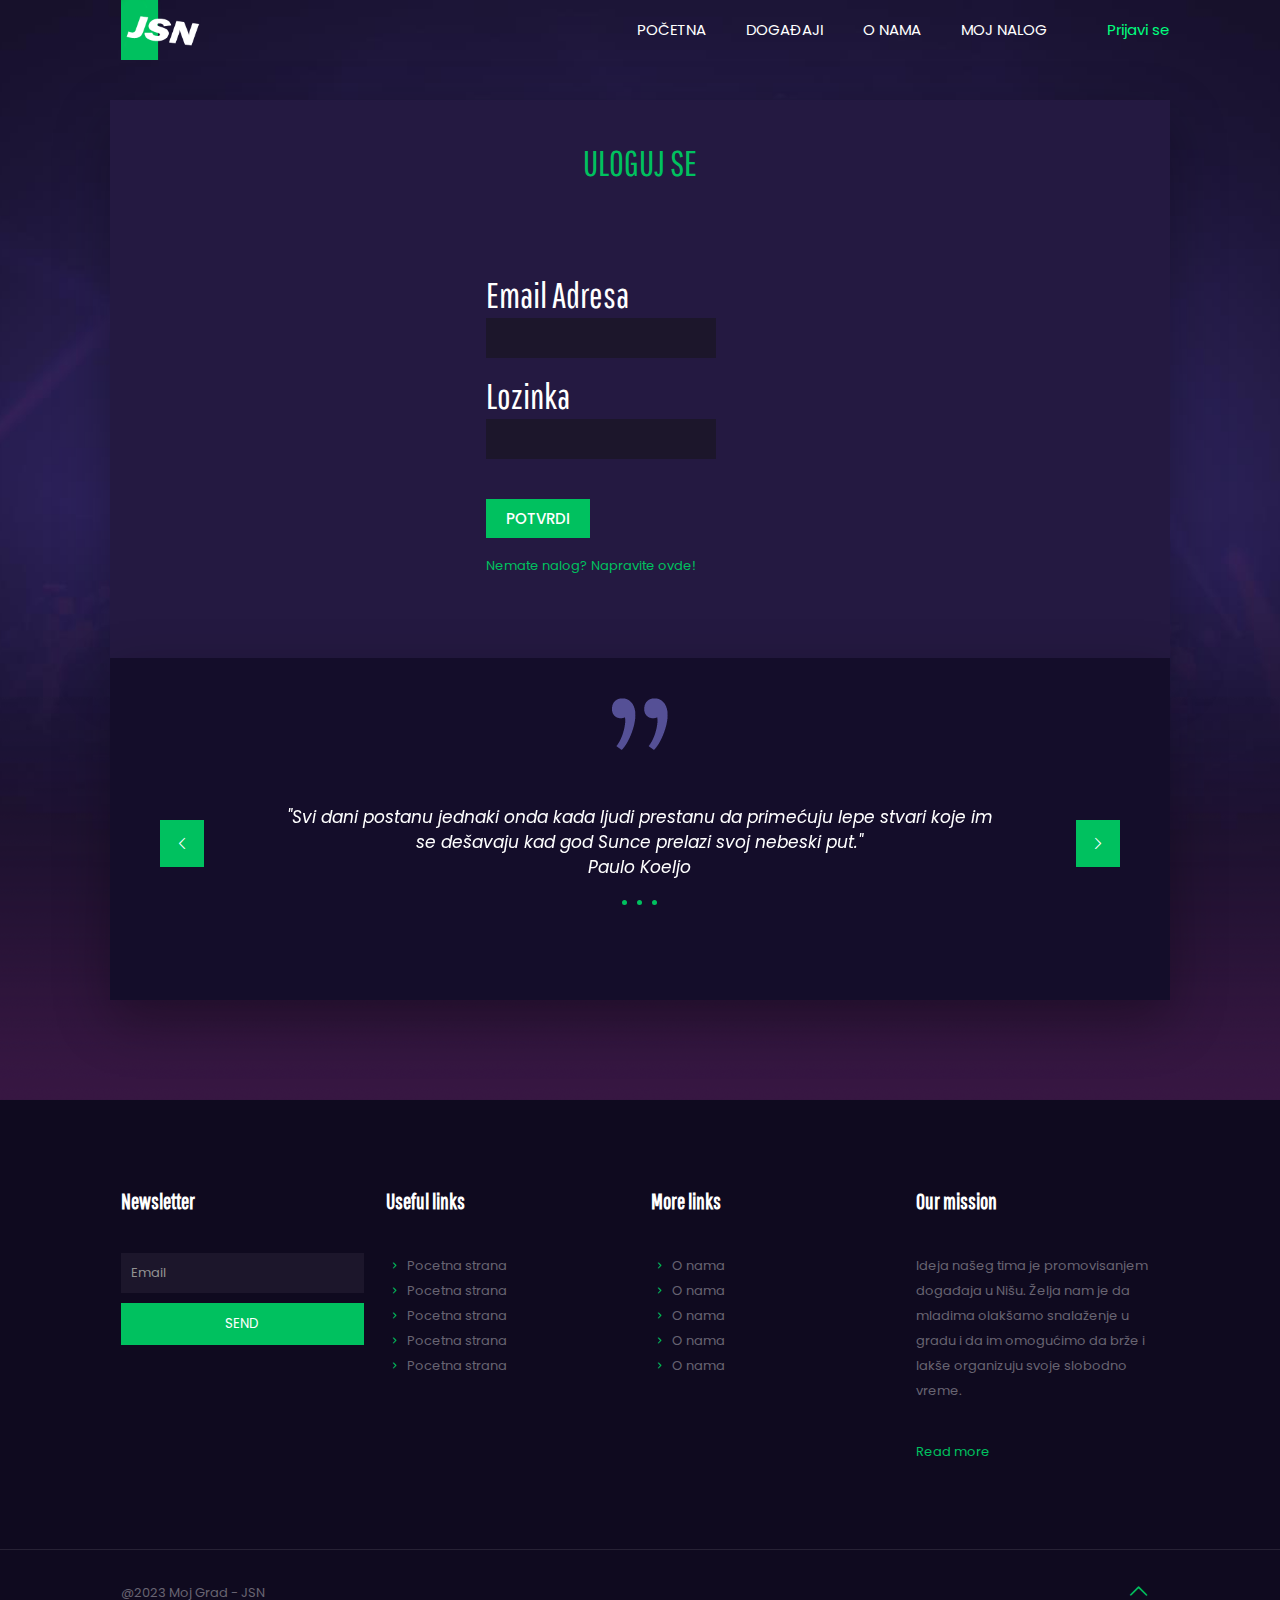
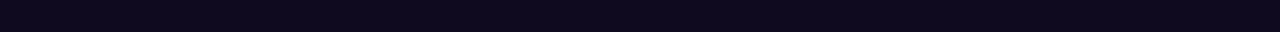
<file: Aplikacija/Klijent/login.html>
<!DOCTYPE html>
<!--[if lt IE 7]><html class="no-js lt-ie10 lt-ie9 lt-ie8 lt-ie7 "> <![endif]-->
<!--[if IE 7]><html class="no-js lt-ie10 lt-ie9 lt-ie8"> <![endif]-->
<!--[if IE 8]><html class="no-js lt-ie10 lt-ie9"> <![endif]-->
<!--[if IE 9]><html class="no-js lt-ie10"> <![endif]-->
<!--[if gt IE 8]><!-->
<html class="no-js">
<!--<![endif]-->

<head>

    <!-- Basic Page Needs -->
    <meta charset="utf-8">
    <title>Moj Grad</title>
    <meta name="description" content="">
    <meta name="author" content="">

    <!-- Mobile Specific Metas -->
    <meta name="viewport" content="width=device-width, initial-scale=1, maximum-scale=1">

    <!-- Icon -->
    <link rel="shortcut icon" href="images/jsn.ico">

    <!-- FONTS -->
    <link rel='stylesheet' href='http://fonts.googleapis.com/css?family=Roboto:100,300,400,400italic,700'>
    <link rel='stylesheet' href='http://fonts.googleapis.com/css?family=Patua+One:100,300,400,400italic,700'>
    <link rel='stylesheet' href='http://fonts.googleapis.com/css?family=Lato:400,400italic,700,700italic,900'>
    <link rel='stylesheet' href='http://fonts.googleapis.com/css?family=Poppins:100,300,400,400italic,500,600,700,700italic,800'>
    <link rel='stylesheet' href='http://fonts.googleapis.com/css?family=Pathway+Gothic+One:100,300,400,400italic,500,600,700,700italic,800'>

    <!-- CSS -->
    <link rel='stylesheet' href='css/global.css'>
    <link rel='stylesheet' href='css/structure.css'>
    <link rel='stylesheet' href='css/event2.css'>
    <link rel='stylesheet' href='css/custom.css'>
    

</head>

<body class="color-custom style-simple button-flat layout-full-width if-zoom if-border-hide no-content-padding no-shadows header-transparent minimalist-header-no sticky-header sticky-tb-color ab-hide subheader-both-center menu-link-color menuo-right menuo-no-borders logo-no-margin mobile-tb-center mobile-mini-mr-ll tablet-sticky mobile-header-mini mobile-sticky tr-header tr-menu tr-content be-reg-20911">
    <div id="Wrapper">
        <div id="Header_wrapper">
            <header id="Header">
                <div class="header_placeholder"></div>
                <div id="Top_bar">
                    <div class="container">
                        <div class="column one">
                            <div class="top_bar_left clearfix">
                                <div class="logo">
                                    <a id="logo" href="index.html" title="" data-height="60" data-padding="0"><img class="logo-main scale-with-grid" src="images/event2.png" data-retina="images/event2-retina.png" data-height="90" alt="event2"><img class="logo-sticky scale-with-grid" src="images/event2.png" data-retina="images/event2-retina.png" data-height="90" alt="event2"><img class="logo-mobile scale-with-grid" src="images/event2.png" data-retina="images/event2-retina.png" data-height="90" alt="event2"><img class="logo-mobile-sticky scale-with-grid" src="images/event2.png" data-retina="images/event2-retina.png" data-height="90" alt="event2"></a>
                                </div>
                                <div class="menu_wrapper">
                                    <nav id="menu">
                                        <ul id="menu-menu" class="menu menu-main">
                                            <li>
                                                <a href="index.html"><span>POČETNA</span></a>
                                            </li>
                                            <li>
                                                <a href="events.html"><span>DOGAĐAJI</span></a>
                                            </li>
                                            <li>
                                                <a href="about-contact.html"><span>O NAMA</span></a>
                                            </li>
                                            <li id="mojnalog">
                                                <a href="acc.html"><span>MOJ NALOG</span></a>
                                            </li>
                                            <li>
                                                <a href="register.html"><span><span style="color:#00ff7e">Prijavi se</span></span></a>
                                            </li>
                                            <li>
                                            </li>
                                        </ul>
                                    </nav>
                                    <a class="responsive-menu-toggle" href="#"><i class="icon-menu-fine"></i></a>
                                </div>
                            </div>
                        </div>
                    </div>
                </div>
            </header>
        </div>
        <div id="Content">
            <div class="content_wrapper clearfix">
                <div class="sections_group">
                    <div class="entry-content">
                        <div class="section mcb-section" style="padding-top:100px; padding-bottom:0px">
                            <div class="section_wrapper mcb-section-inner"></div>
                        </div>
                        <div class="section mcb-section" style="padding-top:0px; padding-bottom:100px; background-image:url(images/event2-singleevent-bottombg.png); background-repeat:no-repeat; background-position:center bottom">
                            <div class="section_wrapper mcb-section-inner">
                                <div class="wrap mcb-wrap one event2-customshadow valign-top clearfix" style="padding:40px; background-color:#241941">
                                    <div class="mcb-wrap-inner">
                                        <div class="column mcb-column one column_column">
                                            <div class="column_attr clearfix align_center">
                                                <h3 class="themecolor">ULOGUJ SE</h3>
                                            </div>
                                        </div>
                                        <div class="column mcb-column one-third column_column">
                                        </div>
                                             <div class="column mcb-column two-third column_column">
                                            <div class="column_attr clearfix">
                                                <hr class="no_line" style="margin:0 auto 30px">
                                                <h3>Email Adresa<input placeholder="" type="email" id="loginmejl" name="email_news" size="40" aria-required="true" aria-invalid="false" ></h3>
                                                <h3>Lozinka<input placeholder="" type="password" id="loginsifra" name="email_news" size="40" aria-required="true" aria-invalid="false" ></h3>
                                            </br>
                                                <input type="button" value="POTVRDI" id="submitdugme" onclick="Uloguj()" class="btn-effect" 
                                                style=" white-space: nowrap; font-size: 15px; line-height: 17px; font-weight: 500; color: rgba(255,255,255,1); letter-spacing: px;font-family:Poppins;border-color:rgba(0,0,0,1);outline:none;box-shadow:none;box-sizing:border-box;-moz-box-sizing:border-box;-webkit-box-sizing:border-box;cursor:pointer"
                                                >
                                            </br>
                                            <a class="themecolor" href="register.html">Nemate nalog? Napravite ovde!</a>
                                            </div>
                                       </div>
                                       
                                    </div>
                                </div>
                                <div class="wrap mcb-wrap one event2-customshadow valign-top clearfix" style="padding:40px; background-color:#140d2a">
                                    <div class="mcb-wrap-inner">
                                        <div class="column mcb-column one column_image">
                                            <div class="image_frame image_item no_link scale-with-grid aligncenter no_border">
                                                <div class="image_wrapper">
                                                    <img class="scale-with-grid" src="images/quotes2.png">
                                                </div>
                                            </div>
                                        </div>
                                        <div class="column mcb-column one column_testimonials ">
                                            <div class="testimonials_slider  hide-photos">
                                                <ul class="testimonials_slider_ul">
                                                    <li>
                                                        <div class="single-photo-img">
                                                            <img class="scale-with-grid" src="images/testimonials-placeholder.png">
                                                        </div>
                                                        <div class="bq_wrapper">
                                                            <blockquote>
                                                                "Svi dani postanu jednaki onda kada ljudi prestanu da primećuju lepe stvari koje im se dešavaju kad god Sunce prelazi svoj nebeski put."
                                                                   <br /> Paulo Koeljo
                                                            </blockquote>
                                                        </div>
                                                        <div class="hr_dots">
                                                            <span></span><span></span><span></span>
                                                        </div>
                                                        <div class="author">
                                                            <h5></h5><span class="company"></span>
                                                        </div>
                                                    </li>
                                                    <li>
                                                        <div class="single-photo-img">
                                                            <img class="scale-with-grid" src="images/testimonials-placeholder.png">
                                                        </div>
                                                        <div class="bq_wrapper">
                                                            <blockquote>
                                                                "Najlepše što možemo doživeti je ono što je tajanstveno. To je temeljni osećaj koji stoji u zametku svake umetnosti i nauke..."                                                          
                                                                 <br /> Albert Ajnstajn
                                                            </blockquote>
                                                        </div>
                                                        <div class="hr_dots">
                                                            <span></span><span></span><span></span>
                                                        </div>
                                                        <div class="author">
                                                            <h5></h5><span class="company"></span>
                                                        </div>
                                                    </li>
                                                </ul>
                                            </div>
                                        </div>
                                    </div>
                                </div>
                            </div>
                        </div>

                    </div>
                </div>
            </div>
        </div>
        <footer id="Footer" class="clearfix">
            <div class="widgets_wrapper" style="padding:70px 0">
                <div class="container">
                    <div class="column one-fourth">
                        <aside class="widget_text widget widget_custom_html">
                            <h4>Newsletter</h4>
                            <div class="textwidget custom-html-widget">
                                <hr class="no_line" style="margin:0 auto 20px">
                                <div role="form" class="wpcf7" id="wpcf7-f70-o1" lang="en-US" dir="ltr">
                                    <div class="screen-reader-response"></div>
                                    <form id="newsletterform" class="newsletter_form">
                                        <input placeholder="Email" type="email" id="email_news" name="email_news" size="40" aria-required="true" aria-invalid="false" />
                                        <input type="button" value="SEND" id="submit" onClick="">
                                    </form>
                                </div>
                            </div>
                        </aside>
                    </div>
                    <div class="column one-fourth">
                        <aside class="widget_text widget widget_custom_html">
                            <h4>Useful links</h4>
                            <div class="textwidget custom-html-widget">
                                <hr class="no_line" style="margin:0 auto 20px">
                                <ul>
                                    <a href="index.html">
                                        <li>
                                            <i class="themecolor icon-right-open-mini"></i> Pocetna strana
                                        </li>
                                    </a>
                                    <a href="index.html">
                                        <li>
                                            <i class="themecolor icon-right-open-mini"></i> Pocetna strana
                                        </li>
                                    </a>
                                    <a href="index.html">
                                        <li>
                                            <i class="themecolor icon-right-open-mini"></i> Pocetna strana
                                        </li>
                                    </a>
                                    <a href="index.html">
                                        <li>
                                            <i class="themecolor icon-right-open-mini"></i> Pocetna strana
                                        </li>
                                    </a>
                                    <a href="index.html">
                                        <li>
                                            <i class="themecolor icon-right-open-mini"></i> Pocetna strana
                                        </li>
                                    </a>
                                </ul>
                            </div>
                        </aside>
                    </div>
                    <div class="column one-fourth">
                        <aside class="widget_text widget widget_custom_html">
                            <h4>More links</h4>
                            <div class="textwidget custom-html-widget">
                                <hr class="no_line" style="margin:0 auto 20px">
                                <ul>
                                    <a href="about-contact.html">
                                        <li>
                                            <i class="themecolor icon-right-open-mini"></i> O nama
                                        </li>
                                    </a>
                                    <a href="about-contact.html">
                                        <li>
                                            <i class="themecolor icon-right-open-mini"></i> O nama 
                                        </li>
                                    </a>
                                    <a href="about-contact.html">
                                        <li>
                                            <i class="themecolor icon-right-open-mini"></i> O nama
                                        </li>
                                    </a>
                                    <a href="about-contact.html">
                                        <li>
                                            <i class="themecolor icon-right-open-mini"></i> O nama
                                        </li>
                                    </a>
                                    <a href="about-contact.html">
                                        <li>
                                            <i class="themecolor icon-right-open-mini"></i> O nama
                                        </li>
                                    </a>
                                </ul>
                            </div>
                        </aside>
                    </div>
                    <div class="column one-fourth">
                        <aside class="widget_text widget widget_custom_html">
                            <h4>Our mission</h4>
                            <div class="textwidget custom-html-widget">
                                <hr class="no_line" style="margin:0 auto 20px">
                                <p>
                                    Ideja našeg tima je promovisanjem događaja u Nišu. Želja nam je da mladima olakšamo snalaženje u gradu i da im omogućimo da brže i lakše organizuju svoje slobodno vreme.
                                </p>
                                <hr class="no_line" style="margin:0 auto 20px">
                                <a class="themecolor" href="about-contact.html">Read more</a>
                            </div>
                        </aside>
                    </div>
                </div>
            </div>
            <div class="footer_copy">
                <div class="container">
                    <div class="column one">
                        <a id="back_to_top" class="button button_js" href="#"><i class="icon-up-open-big"></i></a>
                        <div class="copyright">
                            @2023 Moj Grad - JSN 
                        </div>
                    </div>
                </div>
            </div>
        </footer>
    </div>


    <!-- JS -->
    <script src="js/jquery-2.1.4.min.js"></script>

    <script src="js/mfn.menu.js"></script>
    <script src="js/jquery.plugins.js"></script>
    <script src="js/jquery.jplayer.min.js"></script>
    <script src="js/animations/animations.js"></script>
    <script src="js/translate3d.js"></script>
    <script src="js/scripts.js"></script>
    <script src="js/email.js"></script>
    


</body>
<script src="js/login.js"></script>
<!--<script src="js/upisipodatke.js"></script>-->
<script src="korisnikdefault.js"></script>
</html>
</file>
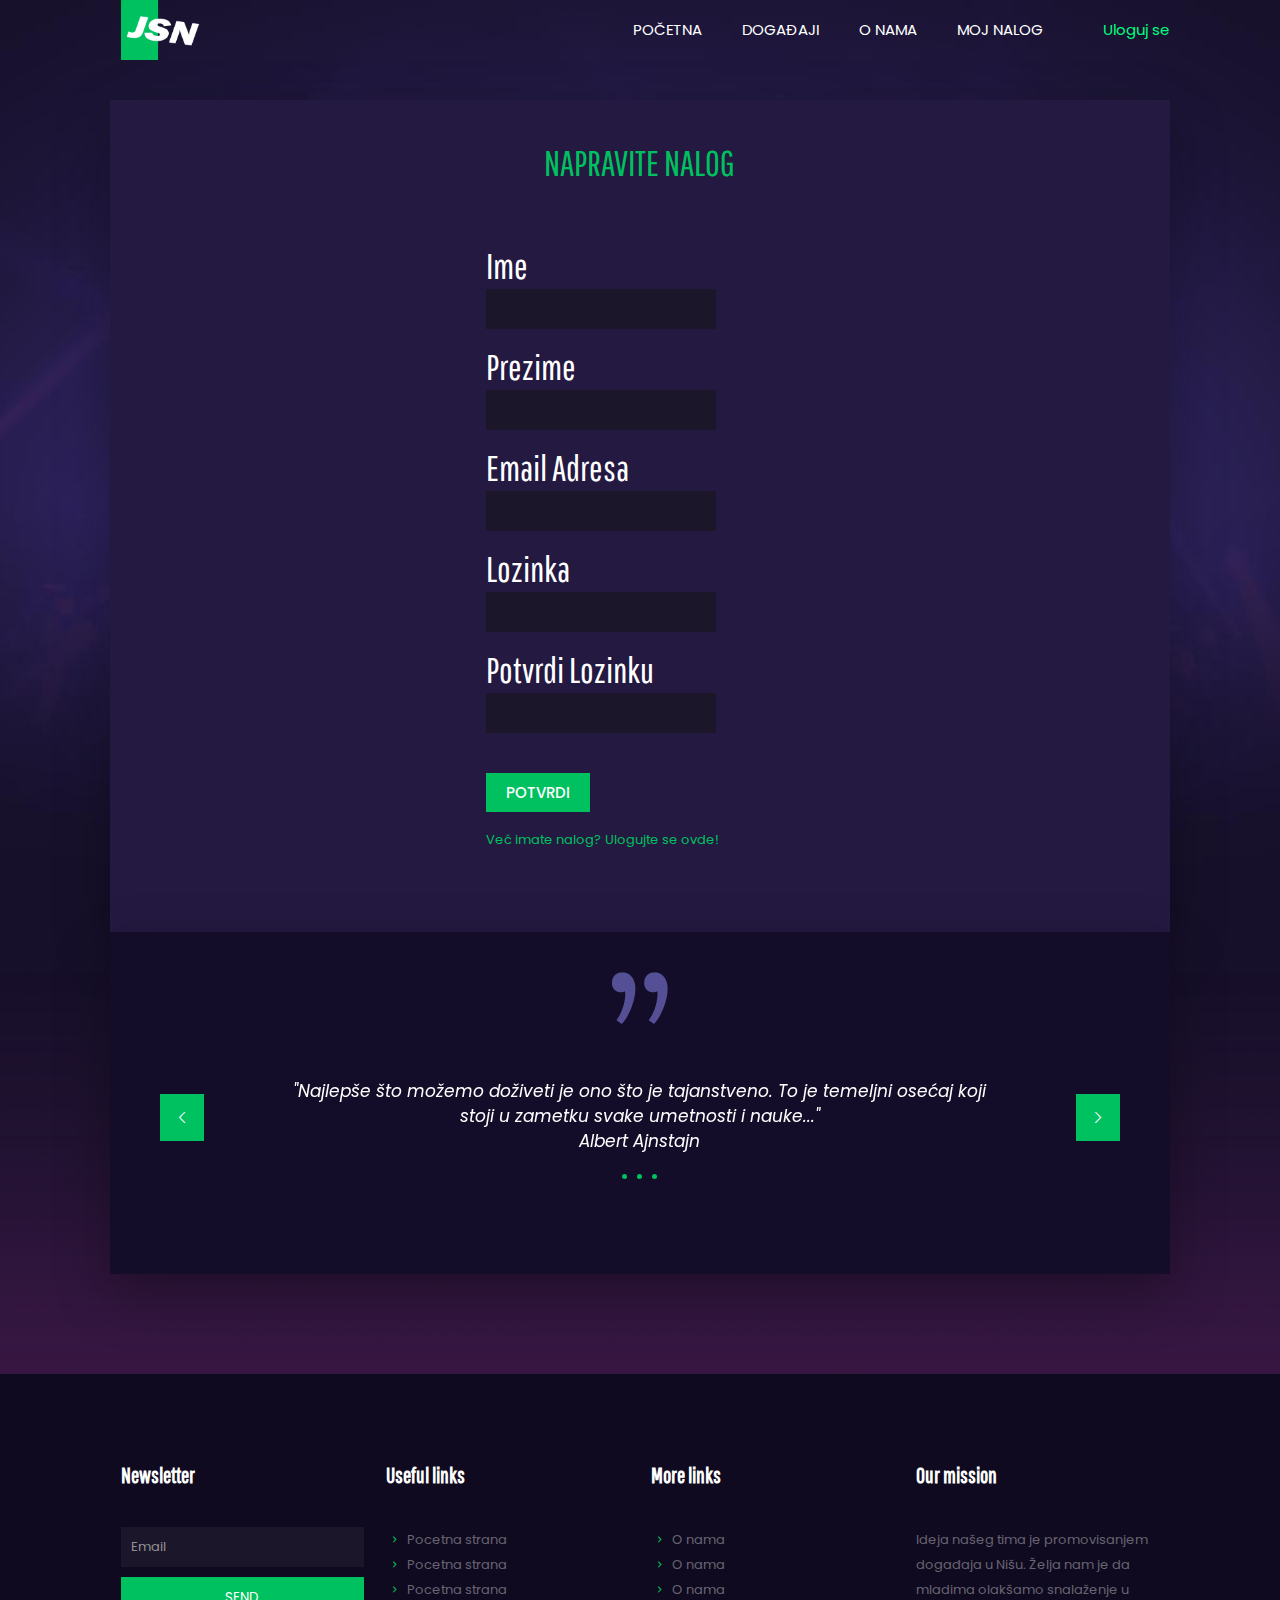
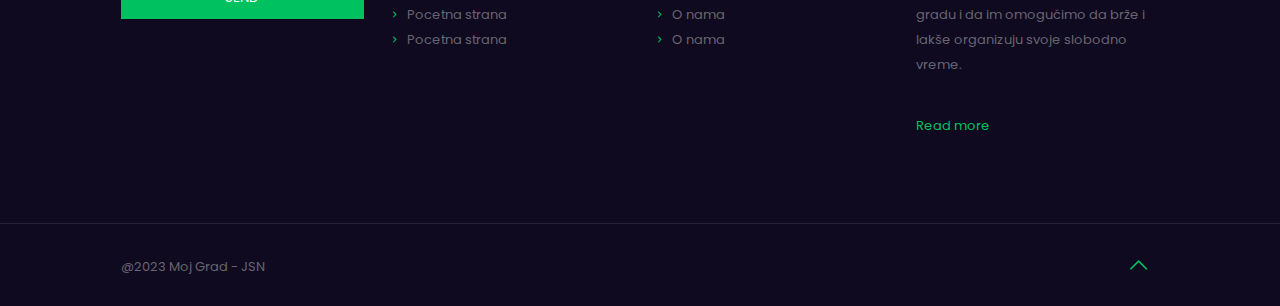
<file: Aplikacija/Klijent/register.html>
<!DOCTYPE html>
<!--[if lt IE 7]><html class="no-js lt-ie10 lt-ie9 lt-ie8 lt-ie7 "> <![endif]-->
<!--[if IE 7]><html class="no-js lt-ie10 lt-ie9 lt-ie8"> <![endif]-->
<!--[if IE 8]><html class="no-js lt-ie10 lt-ie9"> <![endif]-->
<!--[if IE 9]><html class="no-js lt-ie10"> <![endif]-->
<!--[if gt IE 8]><!-->
<html class="no-js">
<!--<![endif]-->

<head>

    <!-- Basic Page Needs -->
    <meta charset="utf-8">
    <title>Moj Grad</title>
    <meta name="description" content="">
    <meta name="author" content="">

    <!-- Mobile Specific Metas -->
    <meta name="viewport" content="width=device-width, initial-scale=1, maximum-scale=1">

    <!-- Icon -->
    <link rel="shortcut icon" href="images/jsn.ico">

    <!-- FONTS -->
    <link rel='stylesheet' href='http://fonts.googleapis.com/css?family=Roboto:100,300,400,400italic,700'>
    <link rel='stylesheet' href='http://fonts.googleapis.com/css?family=Patua+One:100,300,400,400italic,700'>
    <link rel='stylesheet' href='http://fonts.googleapis.com/css?family=Lato:400,400italic,700,700italic,900'>
    <link rel='stylesheet' href='http://fonts.googleapis.com/css?family=Poppins:100,300,400,400italic,500,600,700,700italic,800'>
    <link rel='stylesheet' href='http://fonts.googleapis.com/css?family=Pathway+Gothic+One:100,300,400,400italic,500,600,700,700italic,800'>

    <!-- CSS -->
    <link rel='stylesheet' href='css/global.css'>
    <link rel='stylesheet' href='css/structure.css'>
    <link rel='stylesheet' href='css/event2.css'>
    <link rel='stylesheet' href='css/custom.css'>
    

</head>

<body class="color-custom style-simple button-flat layout-full-width if-zoom if-border-hide no-content-padding no-shadows header-transparent minimalist-header-no sticky-header sticky-tb-color ab-hide subheader-both-center menu-link-color menuo-right menuo-no-borders logo-no-margin mobile-tb-center mobile-mini-mr-ll tablet-sticky mobile-header-mini mobile-sticky tr-header tr-menu tr-content be-reg-20911">
    <div id="Wrapper">
        <div id="Header_wrapper">
            <header id="Header">
                <div class="header_placeholder"></div>
                <div id="Top_bar">
                    <div class="container">
                        <div class="column one">
                            <div class="top_bar_left clearfix">
                                <div class="logo">
                                    <a id="logo" href="index.html" title="" data-height="60" data-padding="0"><img class="logo-main scale-with-grid" src="images/event2.png" data-retina="images/event2-retina.png" data-height="90" alt="event2"><img class="logo-sticky scale-with-grid" src="images/event2.png" data-retina="images/event2-retina.png" data-height="90" alt="event2"><img class="logo-mobile scale-with-grid" src="images/event2.png" data-retina="images/event2-retina.png" data-height="90" alt="event2"><img class="logo-mobile-sticky scale-with-grid" src="images/event2.png" data-retina="images/event2-retina.png" data-height="90" alt="event2"></a>
                                </div>
                                <div class="menu_wrapper">
                                    <nav id="menu">
                                        <ul id="menu-menu" class="menu menu-main">
                                            <li>
                                                <a href="index.html"><span>POČETNA</span></a>
                                            </li>
                                            <li>
                                                <a href="events.html"><span>DOGAĐAJI</span></a>
                                            </li>
                                            <li>
                                                <a href="about-contact.html"><span>O NAMA</span></a>
                                            </li>
                                            <li id="mojnalog">
                                                <a href="acc.html"><span>MOJ NALOG</span></a>
                                            </li>
                                            <li>
                                                <a href="login.html"><span><span style="color:#00ff7e">Uloguj se</span></span></a>
                                            </li>
                                            <li>
                                            </li>
                                        </ul>
                                    </nav>
                                    <a class="responsive-menu-toggle" href="#"><i class="icon-menu-fine"></i></a>
                                </div>
                            </div>
                        </div>
                    </div>
                </div>
            </header>
        </div>
        <div id="Content">
            <div class="content_wrapper clearfix">
                <div class="sections_group">
                    <div class="entry-content">
                        <div class="section mcb-section" style="padding-top:100px; padding-bottom:0px">
                            <div class="section_wrapper mcb-section-inner"></div>
                        </div>
                        <div class="section mcb-section" style="padding-top:0px; padding-bottom:100px; background-image:url(images/event2-singleevent-bottombg.png); background-repeat:no-repeat; background-position:center bottom">
                            <div class="section_wrapper mcb-section-inner">
                                <div class="wrap mcb-wrap one event2-customshadow valign-top clearfix" style="padding:40px; background-color:#241941">
                                    <div class="mcb-wrap-inner">
                                        <div class="column mcb-column one column_column">
                                            <div class="column_attr clearfix align_center">
                                                <h3 class="themecolor">NAPRAVITE NALOG</h3>
                                            </div>
                                        </div>
                                        <div class="column mcb-column one-third column_column">
                                        </div>
                                        
                                             <div class="column mcb-column two-third column_column">
                                            <div class="column_attr clearfix">
                                                <hr class="no_line" style="margin:0 auto 1px">
                                                <h3 >Ime<input id="imereg" placeholder="" type="text" id="email_news" name="email_news" size="40" aria-required="true" aria-invalid="false" ></h3>
                                                <h3 >Prezime<input id="prezimereg" placeholder="" type="text" id="email_news" name="email_news" size="40" aria-required="true" aria-invalid="false" ></h3>
                                                <h3 >Email Adresa<input id="mejlreg" placeholder="" type="email" id="email_news" name="email_news" size="40" aria-required="true" aria-invalid="false" ></h3>
                                                <h3 >Lozinka<input id="sifrareg" placeholder="" type="password" id="email_news" name="email_news" size="40" aria-required="true" aria-invalid="false" ></h3>
                                                <h3 >Potvrdi Lozinku<input id="potvrdireg" placeholder="" type="password" id="email_news" name="email_news" size="40" aria-required="true" aria-invalid="false" ></h3>
                                            
                                            </br>
                                            <input type="button" value="POTVRDI" id="submit" onclick="Registruj()" class="btn-effect" 
                                            style=" white-space: nowrap; font-size: 15px; line-height: 17px; font-weight: 500; color: rgba(255,255,255,1); letter-spacing: px;font-family:Poppins;border-color:rgba(0,0,0,1);outline:none;box-shadow:none;box-sizing:border-box;-moz-box-sizing:border-box;-webkit-box-sizing:border-box;cursor:pointer"
                                            >
                                            </br>
                                            <a class="themecolor" href="login.html">Već imate nalog? Ulogujte se ovde!</a>
                                            
                                            </div>
                                       </div>
                                       
                                    </div>
                                </div>
                                <div class="wrap mcb-wrap one event2-customshadow valign-top clearfix" style="padding:40px; background-color:#140d2a">
                                    <div class="mcb-wrap-inner">
                                        <div class="column mcb-column one column_image">
                                            <div class="image_frame image_item no_link scale-with-grid aligncenter no_border">
                                                <div class="image_wrapper">
                                                    <img class="scale-with-grid" src="images/quotes2.png">
                                                </div>
                                            </div>
                                        </div>
                                        <div class="column mcb-column one column_testimonials ">
                                            <div class="testimonials_slider  hide-photos">
                                                <ul class="testimonials_slider_ul">
                                                    <li>
                                                        <div class="single-photo-img">
                                                            <img class="scale-with-grid" src="images/testimonials-placeholder.png">
                                                        </div>
                                                        <div class="bq_wrapper">
                                                            <blockquote>
                                                                "Najlepše što možemo doživeti je ono što je tajanstveno. To je temeljni osećaj koji stoji u zametku svake umetnosti i nauke..."                                                          
                                                                 <br /> Albert Ajnstajn
                                                            </blockquote>
                                                        </div>
                                                        <div class="hr_dots">
                                                            <span></span><span></span><span></span>
                                                        </div>
                                                        <div class="author">
                                                            <h5></h5><span class="company"></span>
                                                        </div>
                                                    </li>
                                                    <li>
                                                        <div class="single-photo-img">
                                                            <img class="scale-with-grid" src="images/testimonials-placeholder.png">
                                                        </div>
                                                        <div class="bq_wrapper">
                                                            <blockquote>
                                                                "Svi dani postanu jednaki onda kada ljudi prestanu da primećuju lepe stvari koje im se dešavaju kad god Sunce prelazi svoj nebeski put."
                                                                   <br /> Paulo Koeljo
                                                            </blockquote>
                                                        </div>
                                                        <div class="hr_dots">
                                                            <span></span><span></span><span></span>
                                                        </div>
                                                        <div class="author">
                                                            <h5></h5><span class="company"></span>
                                                        </div>
                                                    </li>
                                                </ul>
                                            </div>
                                        </div>
                                    </div>
                                </div>
                            </div>
                        </div>

                    </div>
                </div>
            </div>
        </div>
        <footer id="Footer" class="clearfix">
            <div class="widgets_wrapper" style="padding:70px 0">
                <div class="container">
                    <div class="column one-fourth">
                        <aside class="widget_text widget widget_custom_html">
                            <h4>Newsletter</h4>
                            <div class="textwidget custom-html-widget">
                                <hr class="no_line" style="margin:0 auto 20px">
                                <div role="form" class="wpcf7" id="wpcf7-f70-o1" lang="en-US" dir="ltr">
                                    <div class="screen-reader-response"></div>
                                    <form id="newsletterform" class="newsletter_form">
                                        <input placeholder="Email" type="email" id="email_news" name="email_news" size="40" aria-required="true" aria-invalid="false" />
                                        <input type="button" value="SEND" id="submit" onClick="">
                                    </form>
                                </div>
                            </div>
                        </aside>
                    </div>
                    <div class="column one-fourth">
                        <aside class="widget_text widget widget_custom_html">
                            <h4>Useful links</h4>
                            <div class="textwidget custom-html-widget">
                                <hr class="no_line" style="margin:0 auto 20px">
                                <ul>
                                    <a href="index.html">
                                        <li>
                                            <i class="themecolor icon-right-open-mini"></i> Pocetna strana
                                        </li>
                                    </a>
                                    <a href="index.html">
                                        <li>
                                            <i class="themecolor icon-right-open-mini"></i> Pocetna strana
                                        </li>
                                    </a>
                                    <a href="index.html">
                                        <li>
                                            <i class="themecolor icon-right-open-mini"></i> Pocetna strana
                                        </li>
                                    </a>
                                    <a href="index.html">
                                        <li>
                                            <i class="themecolor icon-right-open-mini"></i> Pocetna strana
                                        </li>
                                    </a>
                                    <a href="index.html">
                                        <li>
                                            <i class="themecolor icon-right-open-mini"></i> Pocetna strana
                                        </li>
                                    </a>
                                </ul>
                            </div>
                        </aside>
                    </div>
                    <div class="column one-fourth">
                        <aside class="widget_text widget widget_custom_html">
                            <h4>More links</h4>
                            <div class="textwidget custom-html-widget">
                                <hr class="no_line" style="margin:0 auto 20px">
                                <ul>
                                    <a href="about-contact.html">
                                        <li>
                                            <i class="themecolor icon-right-open-mini"></i> O nama
                                        </li>
                                    </a>
                                    <a href="about-contact.html">
                                        <li>
                                            <i class="themecolor icon-right-open-mini"></i> O nama 
                                        </li>
                                    </a>
                                    <a href="about-contact.html">
                                        <li>
                                            <i class="themecolor icon-right-open-mini"></i> O nama
                                        </li>
                                    </a>
                                    <a href="about-contact.html">
                                        <li>
                                            <i class="themecolor icon-right-open-mini"></i> O nama
                                        </li>
                                    </a>
                                    <a href="about-contact.html">
                                        <li>
                                            <i class="themecolor icon-right-open-mini"></i> O nama
                                        </li>
                                    </a>
                                </ul>
                            </div>
                        </aside>
                    </div>
                    <div class="column one-fourth">
                        <aside class="widget_text widget widget_custom_html">
                            <h4>Our mission</h4>
                            <div class="textwidget custom-html-widget">
                                <hr class="no_line" style="margin:0 auto 20px">
                                <p>
                                    Ideja našeg tima je promovisanjem događaja u Nišu. Želja nam je da mladima olakšamo snalaženje u gradu i da im omogućimo da brže i lakše organizuju svoje slobodno vreme.
                                </p>
                                <hr class="no_line" style="margin:0 auto 20px">
                                <a class="themecolor" href="about-contact.html">Read more</a>
                            </div>
                        </aside>
                    </div>
                </div>
            </div>
            <div class="footer_copy">
                <div class="container">
                    <div class="column one">
                        <a id="back_to_top" class="button button_js" href="#"><i class="icon-up-open-big"></i></a>
                        <div class="copyright">
                            @2023 Moj Grad - JSN 
                        </div>
                    </div>
                </div>
            </div>
        </footer>
    </div>


    <!-- JS -->
    <script src="js/jquery-2.1.4.min.js"></script>

    <script src="js/mfn.menu.js"></script>
    <script src="js/jquery.plugins.js"></script>
    <script src="js/jquery.jplayer.min.js"></script>
    <script src="js/animations/animations.js"></script>
    <script src="js/translate3d.js"></script>
    <script src="js/scripts.js"></script>
    <script src="js/email.js"></script>
    <script src="js/register.js"></script>


</body>

</html>
</file>
